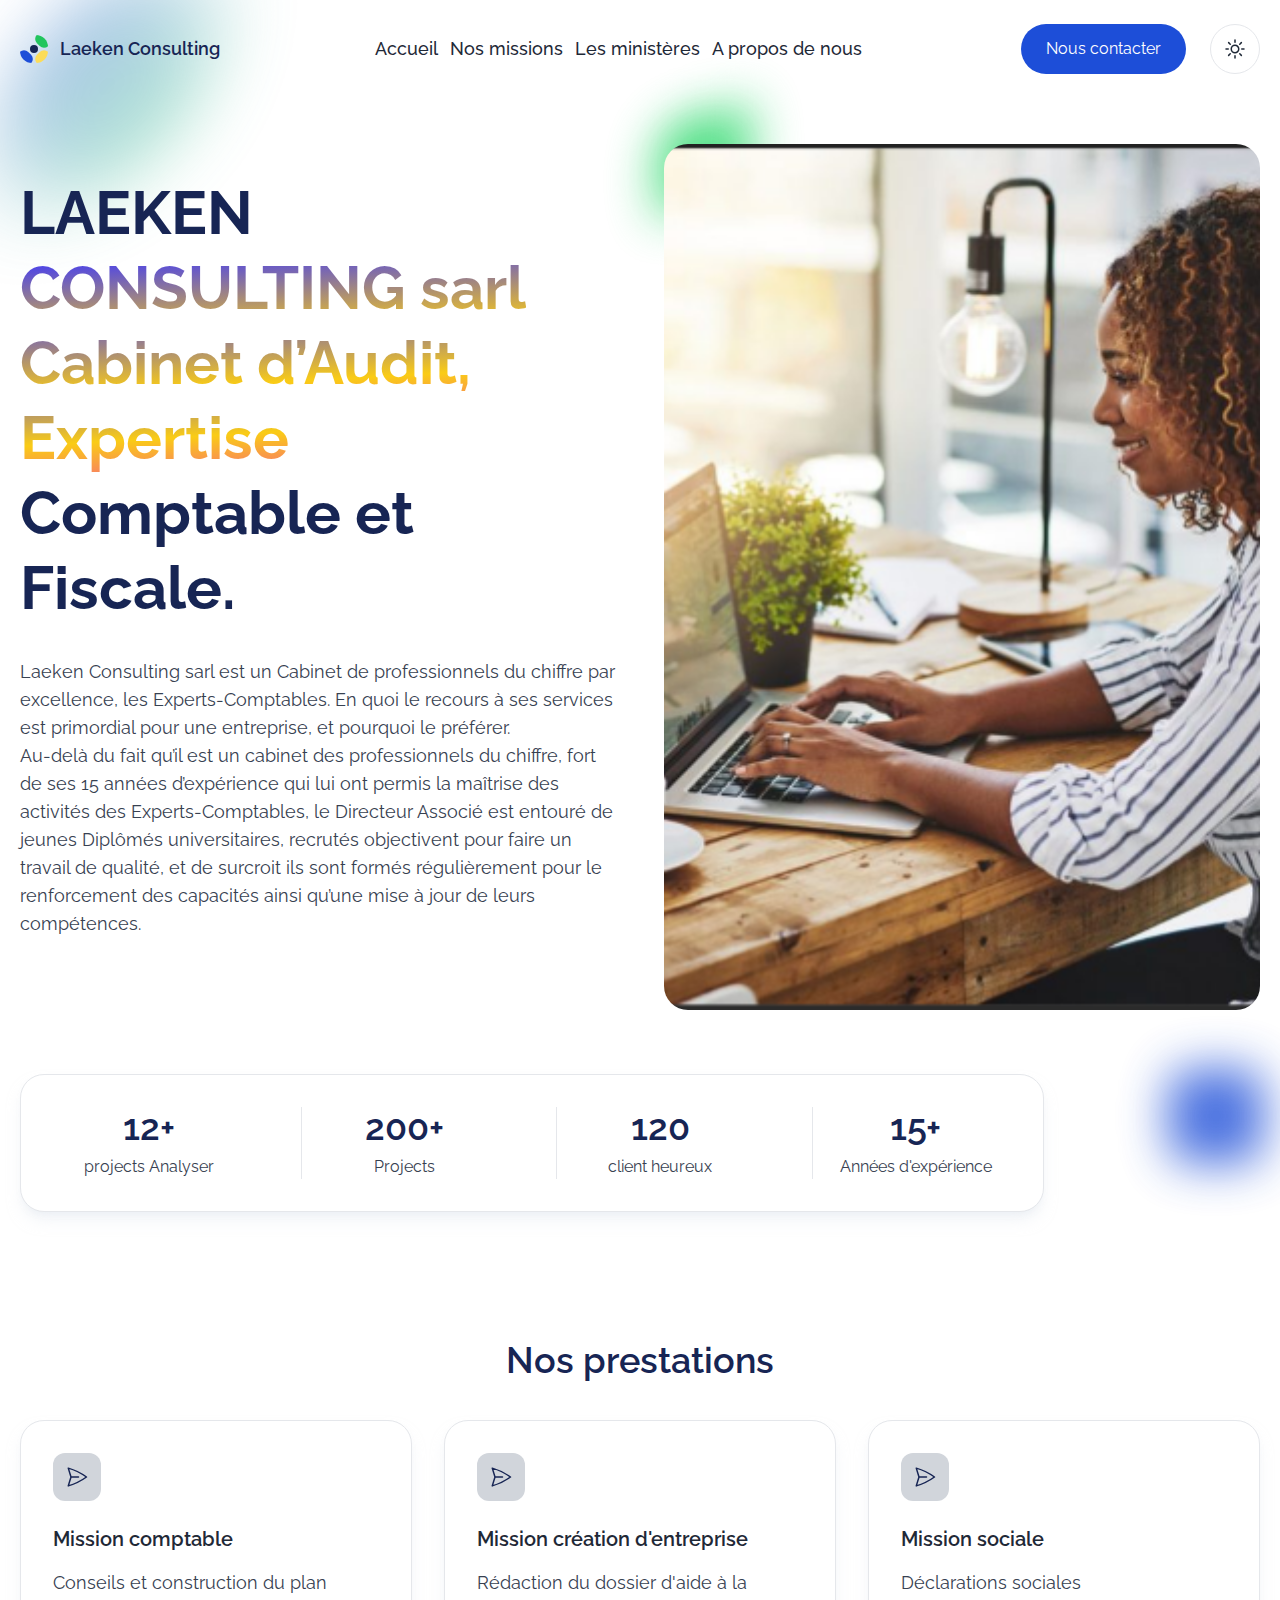
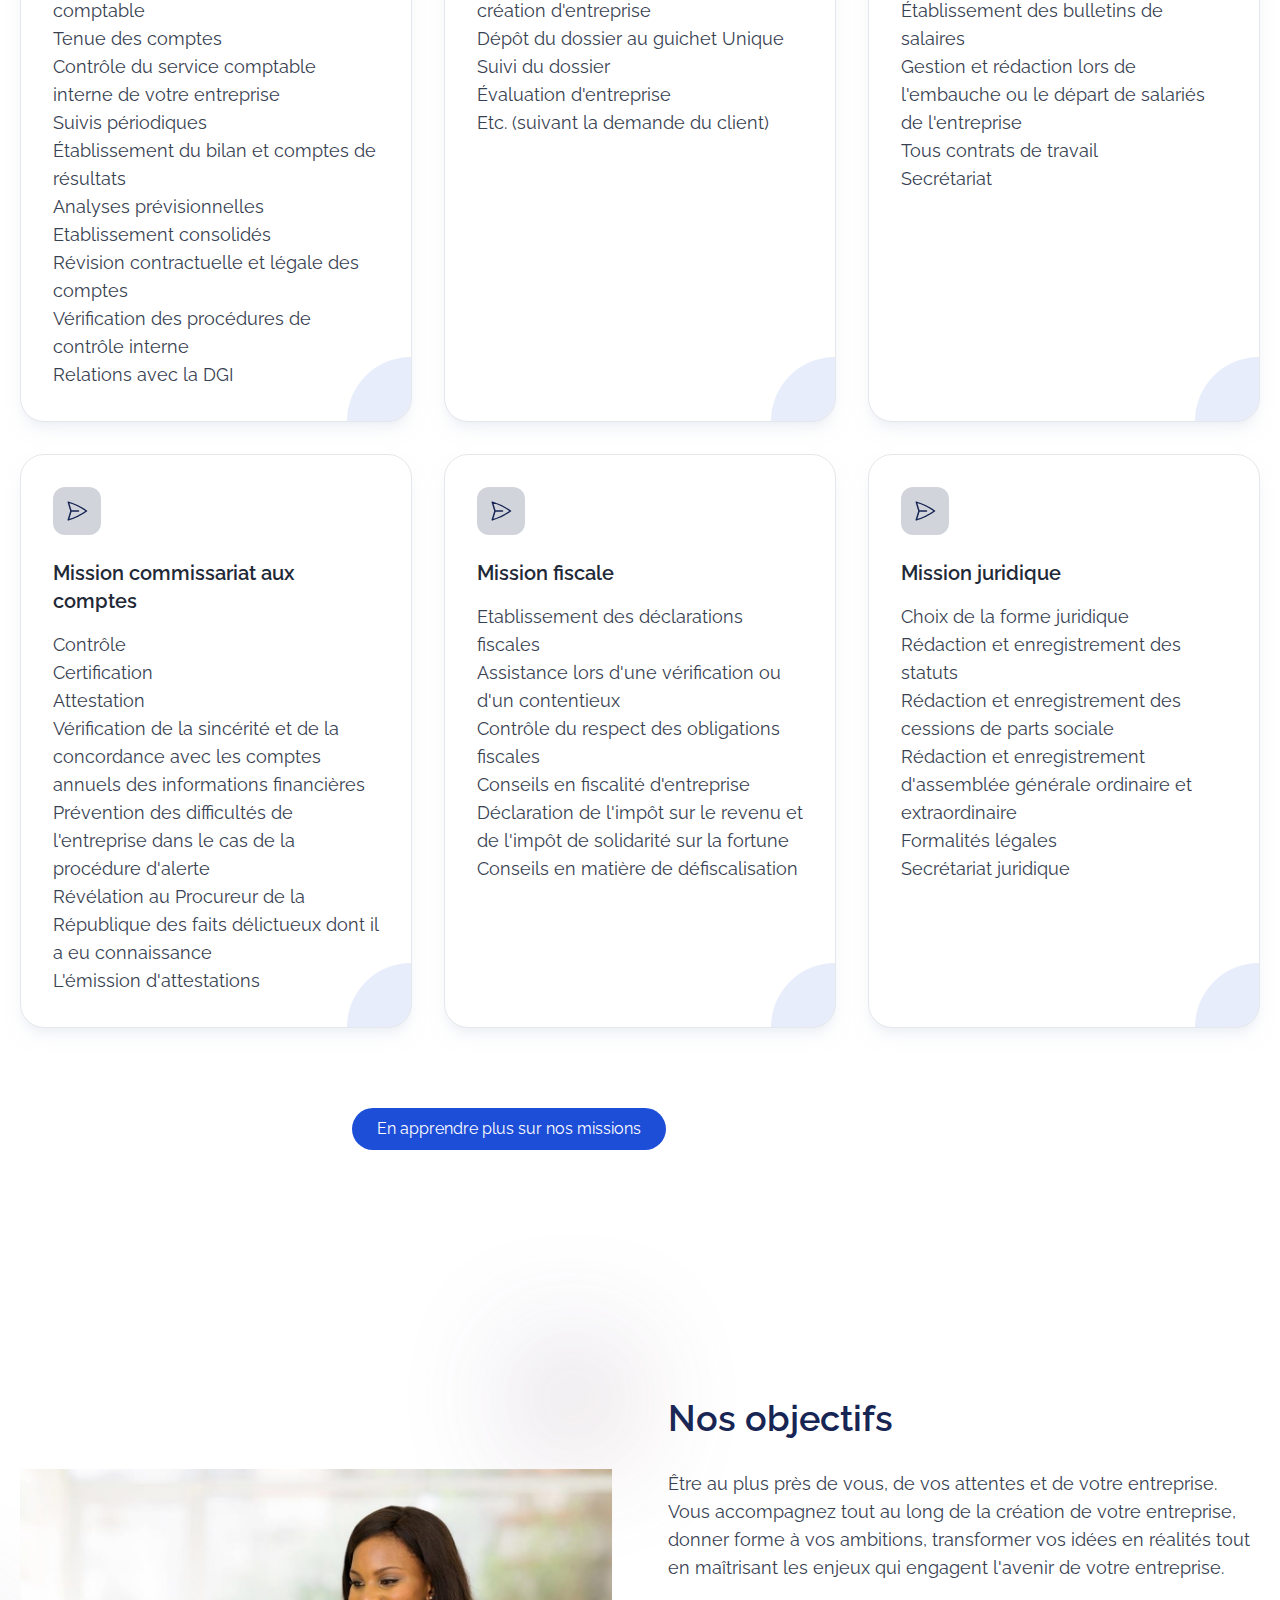
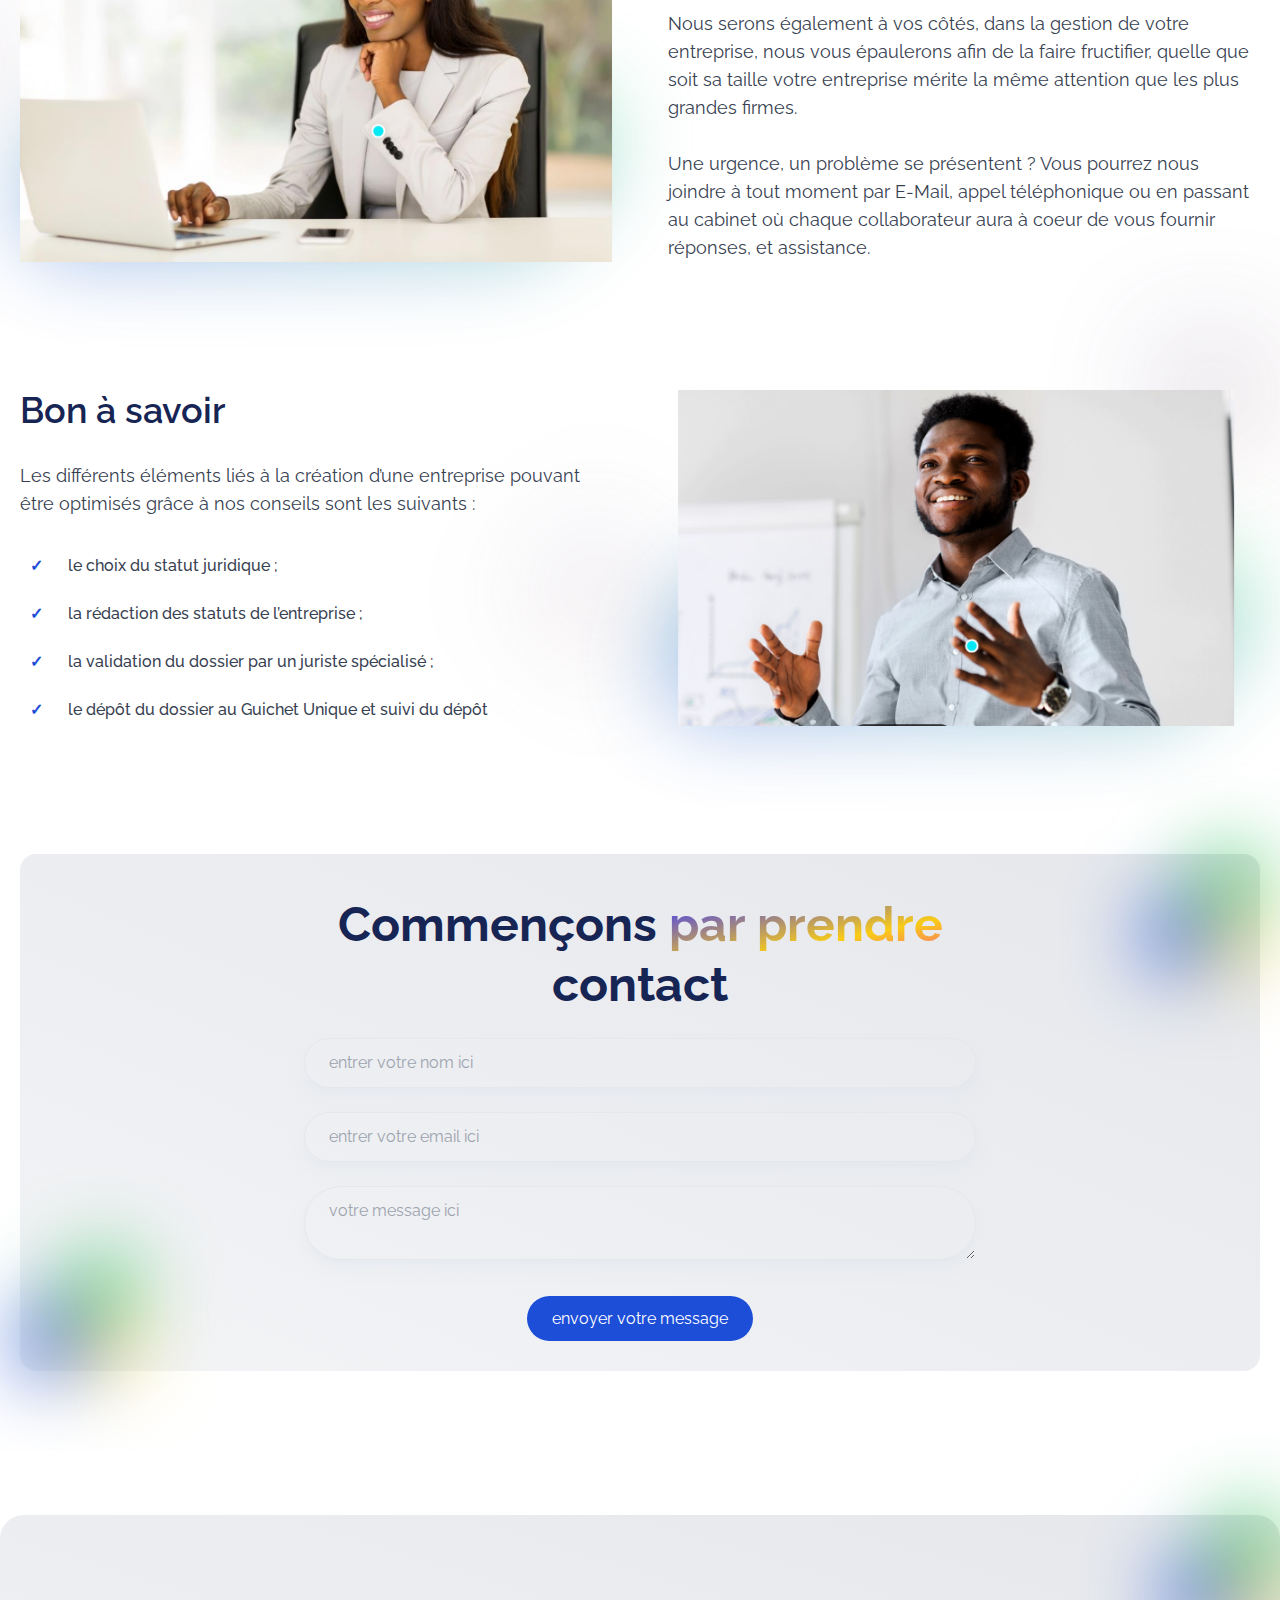
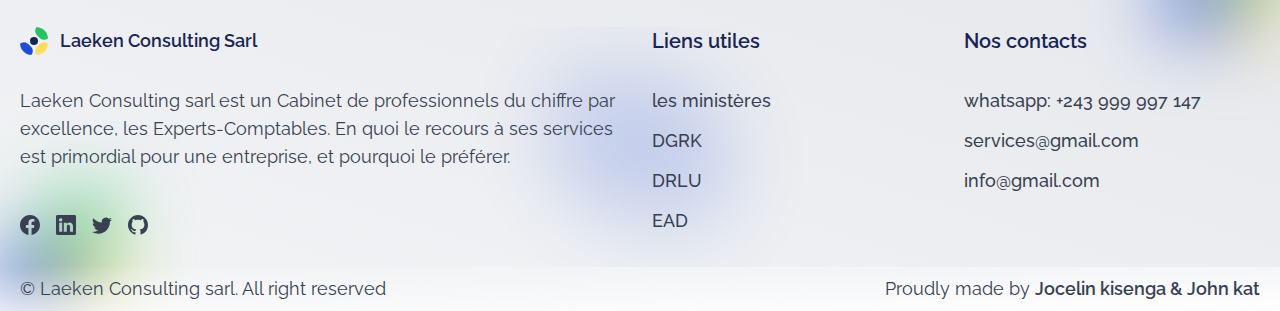
<file: index.html>
<!DOCTYPE html>
<html lang="en">

<head>
    <meta charset="UTF-8">
    <meta name="viewport" content="width=device-width">
    <link rel="icon" type="image/svg+xml" href="./assets/images/logos/favicon.svg">
    <meta name="generator" content="Astro v2.2.0">
    <meta name="description" content="Laeken est un cabinet d'audit comptable">
    <title>Laeken - Audit comptable</title>
    <link href="https://fonts.googleapis.com/css2?family=Raleway:wght@300;400;500;600;700&display=swap"
        rel="stylesheet">
    <link rel="stylesheet" href="./assets/css/style.css" />

</head>

<body class="overflow-hidden overflow-y-auto bg-body">
    <header class="absolute inset-x-0 top-0 z-50 py-6">
        <div class="mx-auto max-w-7xl w-full px-5 sm:px-8 md:px-14 lg:px-5 undefined">
            <nav class="w-full flex justify-between gap-6 relative">
                <!-- logo -->
                <div class="min-w-max inline-flex relative">
                    <a href="/" class="relative flex items-center gap-3">
                        <div class="relative w-7 h-7 overflow-hidden flex rounded-xl">
                            <span class="absolute w-4 h-4 -top-1 -right-1 bg-green-500 rounded-md rotate-45"></span>
                            <span class="absolute w-4 h-4 -bottom-1 -right-1 bg-[#FCDC58] rounded-md rotate-45"></span>
                            <span class="absolute w-4 h-4 -bottom-1 -left-1 bg-primary rounded-md rotate-45"></span>
                            <span
                                class="absolute w-2 h-2 rounded-full bg-heading-1 top-1/2 left-1/2 -translate-x-1/2 -translate-y-1/2"></span>
                        </div>
                        <div class="inline-flex text-lg font-semibold text-heading-1">
                            Laeken Consulting
                        </div>
                    </a>
                </div>

                <div data-nav-overlay aria-hidden="true"
                    class="fixed hidden inset-0 lg:!hidden bg-box-bg bg-opacity-50 backdrop-filter backdrop-blur-xl">
                </div>
                <div data-navbar
                    class="flex h-0 overflow-hidden lg:!h-auto lg:scale-y-100 duration-300 ease-linear flex-col gap-y-6 gap-x-4 lg:flex-row w-full lg:justify-between lg:items-center fixed absolute lg:relative top-full lg:top-0 bg-body lg:bg-transparent border-x border-x-box-border lg:border-x-0">
                    <ul
                        class="border-t border-box-border lg:border-t-0 px-6 lg:px-0 pt-6 lg:pt-0 flex flex-col lg:flex-row gap-y-4 gap-x-3 text-lg text-heading-2 w-full lg:justify-center  lg:items-center">
                        <li>
                            <a href="/" class="duration-300 font-medium ease-linear hover:text-primary py-3">
                                Accueil
                            </a>
                        </li>
                        <li>
                            <a href="/services.html"
                                class="ml-2 duration-300 font-medium ease-linear hover:text-primary py-3">
                                Nos missions
                            </a>
                        </li>
                        <li>
                            <a href="/ministeres.html"
                                class="ml-2 duration-300 font-medium ease-linear hover:text-primary py-3">
                                Les ministères
                            </a>
                        </li>
                        <li>
                            <a href="/about.html" class="duration-300 font-medium ease-linear hover:text-primary py-3">
                                A propos de nous
                            </a>
                        </li>
                        <li>

                        </li>
                    </ul>

                    <div
                        class="lg:min-w-max flex items-center sm:w-max w-full pb-6 lg:pb-0 border-b border-box-bg lg:border-0 px-6 lg:px-0">
                        <a href="./contact.html"
                            class="px-6 py-3 rounded-full outline-none relative overflow-hidden border duration-300 ease-linear
                    after:absolute after:inset-x-0 after:aspect-square after:scale-0 after:opacity-70 after:origin-center after:duration-300 after:ease-linear after:rounded-full after:top-0 after:left-0 after:bg-[#172554]
                    bg-primary border-transparent relative after:bg-[#172554] hover:border-[#172554] hover:after:opacity-100 hover:after:scale-[2.5] flex justify-center w-full sm:w-max">
                            <span class="relative text-white z-10">
                                Nous contacter
                            </span>
                        </a>
                    </div>
                </div>


                <div class="min-w-max flex items-center gap-x-3">
                    <button data-switch-theme
                        class="outline-none flex relative text-heading-2 rounded-full p-2 lg:p-3 border border-box-border ">
                        <svg xmlns="http://www.w3.org/2000/svg" fill="none" viewBox="0 0 24 24" stroke-width="1.5"
                            stroke="currentColor" class="w-6 h-6 dark:flex hidden">
                            <path stroke-linecap="round" stroke-linejoin="round"
                                d="M21.752 15.002A9.718 9.718 0 0118 15.75c-5.385 0-9.75-4.365-9.75-9.75 0-1.33.266-2.597.748-3.752A9.753 9.753 0 003 11.25C3 16.635 7.365 21 12.75 21a9.753 9.753 0 009.002-5.998z">
                            </path>
                        </svg>
                        <svg xmlns="http://www.w3.org/2000/svg" fill="none" viewBox="0 0 24 24" stroke-width="1.5"
                            stroke="currentColor" class="w-6 h-6 dark:hidden">
                            <path stroke-linecap="round" stroke-linejoin="round"
                                d="M12 3v2.25m6.364.386l-1.591 1.591M21 12h-2.25m-.386 6.364l-1.591-1.591M12 18.75V21m-4.773-4.227l-1.591 1.591M5.25 12H3m4.227-4.773L5.636 5.636M15.75 12a3.75 3.75 0 11-7.5 0 3.75 3.75 0 017.5 0z">
                            </path>
                        </svg>

                        <span class="sr-only">switch theme</span>
                    </button>

                    <button data-toggle-nav data-open-nav="false"
                        class="lg:hidden lg:invisible ml-2 outline-none w-7 h-auto flex flex-col relative items-center">
                        <span class=" w-8  text-heading-1 font-semibold ">Menu</span>
                        <!-- <span id="line1"
                            class="w-6 h-0.5 rounded-full bg-heading-2 transition-all duration-300 ease-linear"></span> -->
                        <span id="line2"
                            class="w-6 origin-center   h-0.5 rounded-ful bg-heading-2 transition-all duration-300 ease-linear"></span>
                        <span id="line3"
                            class="w-6 mt-1 h-0.5 rounded-ful bg-heading-2 transition-all duration-300 ease-linear"></span>
                        <span class="sr-only">togglenav</span>
                    </button>
                </div>
            </nav>
        </div>
    </header>
    <main class="flex flex-col gap-y-20 md:gap-y-32 overflow-hidden">
        <section class="relative pt-32 lg:pt-36">
            <div
                class="mx-auto max-w-7xl w-full px-5 sm:px-8 md:px-14 lg:px-5 flex flex-col lg:flex-row gap-10 lg:gap-12">
                <div class="absolute w-full lg:w-1/2 inset-y-0 lg:right-0 ">
                    <span
                        class="absolute -left-6 md:left-4 top-24 lg:top-28 w-24 h-24 rotate-90 skew-x-12 rounded-3xl bg-green-400 blur-xl opacity-60 lg:opacity-95 lg:block hidden"></span>
                    <span class="absolute right-4 bottom-12 w-24 h-24 rounded-3xl bg-primary blur-xl opacity-80"></span>
                </div><span
                    class="w-4/12 lg:w-2/12 aspect-square bg-gradient-to-tr from-primary to-green-400 absolute -top-5 lg:left-0 rounded-full skew-y-12 blur-2xl opacity-40 skew-x-12 rotate-90"></span>
                <div class="relative flex flex-col items-center text-center lg:text-left lg:py-7 xl:py-8 
        lg:items-start lg:max-w-none max-w-3xl mx-auto lg:mx-0 lg:flex-1 lg:w-1/2">

                    <h1 class="text-3xl/tight sm:text-4xl/tight md:text-5xl/tight xl:text-6xl/tight
             font-bold text-heading-1">
                        LAEKEN <span
                            class="text-transparent bg-clip-text bg-gradient-to-br from-indigo-600 from-10%  via-yellow-400   via-orange-400 via-70% via-30% to-red-400">
                            CONSULTING sarl Cabinet d’Audit, Expertise
                        </span>
                        Comptable et Fiscale.
                    </h1>
                    <p class="md:text-lg text-heading-3 mt-8">

                        Laeken Consulting sarl est un Cabinet de professionnels du chiffre par excellence, les
                        Experts-Comptables. En quoi le recours à ses services est primordial pour une entreprise, et
                        pourquoi le préférer. <br>
                        Au-delà du fait qu’il est un cabinet des professionnels du chiffre,
                        fort de ses 15 années d’expérience qui lui ont permis la maîtrise des activités des
                        Experts-Comptables,
                        le Directeur Associé est entouré de jeunes Diplômés universitaires, recrutés objectivent pour
                        faire un travail
                        de qualité, et de surcroit ils sont formés régulièrement pour le renforcement des capacités
                        ainsi qu’une mise
                        à jour de leurs compétences. <br>


                    </p>
                    <div class="mt-10  w-full flex max-w-md mx-auto lg:mx-0">

                    </div>
                </div>
                <div class="flex flex-1 lg:w-1/2 lg:h-auto relative lg:max-w-none lg:mx-0 mx-auto max-w-3xl">
                    <img src="./assets/images/image2.png" alt="Hero image" width="2350" height="2359"
                        class="lg:absolute lg:w-full lg:h-full rounded-3xl object-cover lg:max-h-none max-h-96">
                </div>
            </div>

            <section class="relative mt-12 md:mt-16">
                <div class="mx-auto max-w-7xl w-full px-5 sm:px-8 md:px-14 lg:px-5 undefined">
                    <div
                        class="mx-auto lg:mx-0 p-5 sm:p-6 py-6 sm:py-8 max-w-5xl rounded-3xl bg-box-bg border border-box-border shadow-lg  shadow-box-shadow md:divide-x divide-box-border grid grid-cols-2 md:grid-cols-4 gap-4 sm:gap-8 md:gap-6 lg:gap-12">
                        <div class="text-center">
                            <h2 class="font-semibold text-xl sm:text-2xl md:text-4xl text-heading-1">
                                12+
                            </h2>
                            <p class="mt-2 text-heading-3"> projects Analyser</p>
                        </div>

                        <div class="text-center">
                            <h2 class="font-semibold text-xl sm:text-2xl md:text-4xl text-heading-1">
                                200+
                            </h2>
                            <p class="mt-2 text-heading-3">Projects</p>
                        </div>

                        <div class="text-center">
                            <h2 class="font-semibold text-xl sm:text-2xl md:text-4xl text-heading-1">
                                120
                            </h2>
                            <p class="mt-2 text-heading-3">client heureux</p>
                        </div>

                        <div class="text-center">
                            <h2 class="font-semibold text-xl sm:text-2xl md:text-4xl text-heading-1">
                                15+
                            </h2>
                            <p class="mt-2 text-heading-3">Années d'expérience</p>
                        </div>
                    </div>
                </div>
            </section>
        </section>
        <section id="services">
            <div class="mx-auto max-w-7xl w-full px-5 sm:px-8 md:px-14 lg:px-5 space-y-10 md:sapce-y-12">
                <div class="text-center max-w-3xl mx-auto space-y-4">
                    <h1 class="text-heading-1 font-semibold text-2xl sm:text-3xl md:text-4xl">

                        Nos prestations

                    </h1>
                    <p class="md:text-lg text-heading-3 undefined">



                    </p>
                </div>
                <div class="grid sm:grid-cols-2 lg:grid-cols-3 gap-6 lg:gap-8">
                    <div
                        class="p-5 sm:p-6 lg:p-8 rounded-3xl border border-box-border bg-box-bg shadow-lg shadow-box-shadow relative overflow-hidden">
                        <div class="rounded-xl bg-gray-300 dark:bg-gray-950 p-3 text-heading-1 w-max relative">
                            <span>
                                <svg xmlns="http://www.w3.org/2000/svg" fill="none" viewBox="0 0 24 24"
                                    stroke-width="1.5" stroke="currentColor" class="w-6 h-6">
                                    <path stroke-linecap="round" stroke-linejoin="round"
                                        d="M6 12L3.269 3.126A59.768 59.768 0 0121.485 12 59.77 59.77 0 013.27 20.876L5.999 12zm0 0h7.5">
                                    </path>
                                </svg>
                            </span>
                        </div>
                        <div class="mt-6 space-y-4 relative">
                            <h2 class="text-lg md:text-xl font-semibold text-heading-2">
                                Mission comptable
                            </h2>
                            <p class="md:text-lg text-heading-3 undefined">
                                Conseils et construction du plan comptable <br>
                                Tenue des comptes <br>
                                Contrôle du service comptable interne de votre entreprise <br>
                                Suivis périodiques <br>
                                Établissement du bilan et comptes de résultats <br>
                                Analyses prévisionnelles <br>
                                Etablissement consolidés <br>
                                Révision contractuelle et légale des comptes <br>
                                Vérification des procédures de contrôle interne <br>
                                Relations avec la DGI


                            </p>
                        </div>
                        <span
                            class="absolute w-32 aspect-square -bottom-16 -right-16 bg-primary/10 rounded-full"></span>
                    </div>

                    <div
                        class="p-5 sm:p-6 lg:p-8 rounded-3xl border border-box-border bg-box-bg shadow-lg shadow-box-shadow relative overflow-hidden">
                        <div class="rounded-xl bg-gray-300 dark:bg-gray-950 p-3 text-heading-1 w-max relative">
                            <span>
                                <svg xmlns="http://www.w3.org/2000/svg" fill="none" viewBox="0 0 24 24"
                                    stroke-width="1.5" stroke="currentColor" class="w-6 h-6">
                                    <path stroke-linecap="round" stroke-linejoin="round"
                                        d="M6 12L3.269 3.126A59.768 59.768 0 0121.485 12 59.77 59.77 0 013.27 20.876L5.999 12zm0 0h7.5">
                                    </path>
                                </svg>
                            </span>
                        </div>
                        <div class="mt-6 space-y-4 relative">
                            <h2 class="text-lg md:text-xl font-semibold text-heading-2">
                                Mission création d'entreprise
                            </h2>
                            <p class="md:text-lg text-heading-3 undefined">
                                Rédaction du dossier d'aide à la création d'entreprise <br>
                                Dépôt du dossier au guichet Unique <br>
                                Suivi du dossier <br>
                                Évaluation d'entreprise <br>
                                Etc. (suivant la demande du client)



                            </p>
                        </div>
                        <span
                            class="absolute w-32 aspect-square -bottom-16 -right-16 bg-primary/10 rounded-full"></span>
                    </div>
                    <div
                        class="p-5 sm:p-6 lg:p-8 rounded-3xl border border-box-border bg-box-bg shadow-lg shadow-box-shadow relative overflow-hidden">
                        <div class="rounded-xl bg-gray-300 dark:bg-gray-950 p-3 text-heading-1 w-max relative">
                            <span>
                                <svg xmlns="http://www.w3.org/2000/svg" fill="none" viewBox="0 0 24 24"
                                    stroke-width="1.5" stroke="currentColor" class="w-6 h-6">
                                    <path stroke-linecap="round" stroke-linejoin="round"
                                        d="M6 12L3.269 3.126A59.768 59.768 0 0121.485 12 59.77 59.77 0 013.27 20.876L5.999 12zm0 0h7.5">
                                    </path>
                                </svg>
                            </span>
                        </div>
                        <div class="mt-6 space-y-4 relative">
                            <h2 class="text-lg md:text-xl font-semibold text-heading-2">
                                Mission sociale
                            </h2>
                            <p class="md:text-lg text-heading-3 undefined">
                                Déclarations sociales <br>
                                Établissement des bulletins de salaires <br>
                                Gestion et rédaction lors de l'embauche ou le départ de salariés de l'entreprise <br>
                                Tous contrats de travail <br>
                                Secrétariat



                            </p>
                        </div>
                        <span
                            class="absolute w-32 aspect-square -bottom-16 -right-16 bg-primary/10 rounded-full"></span>
                    </div>
                    <div
                        class="p-5 sm:p-6 lg:p-8 rounded-3xl border border-box-border bg-box-bg shadow-lg shadow-box-shadow relative overflow-hidden">
                        <div class="rounded-xl bg-gray-300 dark:bg-gray-950 p-3 text-heading-1 w-max relative">
                            <span>
                                <svg xmlns="http://www.w3.org/2000/svg" fill="none" viewBox="0 0 24 24"
                                    stroke-width="1.5" stroke="currentColor" class="w-6 h-6">
                                    <path stroke-linecap="round" stroke-linejoin="round"
                                        d="M6 12L3.269 3.126A59.768 59.768 0 0121.485 12 59.77 59.77 0 013.27 20.876L5.999 12zm0 0h7.5">
                                    </path>
                                </svg>
                            </span>
                        </div>
                        <div class="mt-6 space-y-4 relative">
                            <h2 class="text-lg md:text-xl font-semibold text-heading-2">
                                Mission commissariat aux comptes
                            </h2>
                            <p class="md:text-lg text-heading-3 undefined">
                                Contrôle <br>
                                Certification <br>
                                Attestation <br>
                                Vérification de la sincérité et de la concordance avec les comptes annuels des
                                informations financières <br>
                                Prévention des difficultés de l'entreprise dans le cas de la procédure d'alerte <br>
                                Révélation au Procureur de la République des faits délictueux dont il a eu connaissance
                                <br>
                                L'émission d'attestations




                            </p>
                        </div>
                        <span
                            class="absolute w-32 aspect-square -bottom-16 -right-16 bg-primary/10 rounded-full"></span>
                    </div>
                    <div
                        class="p-5 sm:p-6 lg:p-8 rounded-3xl border border-box-border bg-box-bg shadow-lg shadow-box-shadow relative overflow-hidden">
                        <div class="rounded-xl bg-gray-300 dark:bg-gray-950 p-3 text-heading-1 w-max relative">
                            <span>
                                <svg xmlns="http://www.w3.org/2000/svg" fill="none" viewBox="0 0 24 24"
                                    stroke-width="1.5" stroke="currentColor" class="w-6 h-6">
                                    <path stroke-linecap="round" stroke-linejoin="round"
                                        d="M6 12L3.269 3.126A59.768 59.768 0 0121.485 12 59.77 59.77 0 013.27 20.876L5.999 12zm0 0h7.5">
                                    </path>
                                </svg>
                            </span>
                        </div>
                        <div class="mt-6 space-y-4 relative">
                            <h2 class="text-lg md:text-xl font-semibold text-heading-2">
                                Mission fiscale
                            </h2>
                            <p class="md:text-lg text-heading-3 undefined">
                                Etablissement des déclarations fiscales <br>
                                Assistance lors d'une vérification ou d'un contentieux <br>
                                Contrôle du respect des obligations fiscales <br>
                                Conseils en fiscalité d'entreprise <br>
                                Déclaration de l'impôt sur le revenu et de l'impôt de solidarité sur la fortune <br>
                                Conseils en matière de défiscalisation


                            </p>
                        </div>
                        <span
                            class="absolute w-32 aspect-square -bottom-16 -right-16 bg-primary/10 rounded-full"></span>
                    </div>
                    <div
                        class="p-5 sm:p-6 lg:p-8 rounded-3xl border border-box-border bg-box-bg shadow-lg shadow-box-shadow relative overflow-hidden">
                        <div class="rounded-xl bg-gray-300 dark:bg-gray-950 p-3 text-heading-1 w-max relative">
                            <span>
                                <svg xmlns="http://www.w3.org/2000/svg" fill="none" viewBox="0 0 24 24"
                                    stroke-width="1.5" stroke="currentColor" class="w-6 h-6">
                                    <path stroke-linecap="round" stroke-linejoin="round"
                                        d="M6 12L3.269 3.126A59.768 59.768 0 0121.485 12 59.77 59.77 0 013.27 20.876L5.999 12zm0 0h7.5">
                                    </path>
                                </svg>
                            </span>
                        </div>
                        <div class="mt-6 space-y-4 relative">
                            <h2 class="text-lg md:text-xl font-semibold text-heading-2">
                                Mission juridique
                            </h2>
                            <p class="md:text-lg text-heading-3 undefined">
                                Choix de la forme juridique <br>
                                Rédaction et enregistrement des statuts <br>
                                Rédaction et enregistrement des cessions de parts sociale <br>
                                Rédaction et enregistrement d'assemblée générale ordinaire et extraordinaire <br>
                                Formalités légales <br>
                                Secrétariat juridique


                            </p>
                        </div>
                        <span
                            class="absolute w-32 aspect-square -bottom-16 -right-16 bg-primary/10 rounded-full"></span>
                    </div>
                </div>
            </div>

            <section class="pb-20">
                <div class="mx-auto max-w-7xl w-full px-5 sm:px-8 md:px-14 lg:px-5 undefined">
                    <div
                        class="w-full relative py-8 md:py-10 px-6 md:px-8 rounded-2xl from-gray-100 to-gray-200 dark:from-gray-900">


                        <div class="mx-auto text-center max-w-xl md:max-w-2xl relative">

                            <div class="mx-auto max-w-md sm:max-w-xl pt-10">
                                <a href="/services.html"
                                    class="px-6 py-2 mr-3 rounded-full outline-none relative overflow-hidden border duration-300 ease-linear
                                    after:absolute after:inset-x-0 after:aspect-square after:scale-0 after:opacity-70 after:origin-center after:duration-300 after:ease-linear after:rounded-full after:top-0 after:left-0 after:bg-[#172554]
                                    bg-primary border-transparent relative after:bg-[#172554] hover:border-[#172554] hover:after:opacity-100 hover:after:scale-[2.5] flex justify-center w-full sm:w-max">
                                    <span class="text-white relative z-[5]">En apprendre plus sur nos missions
                                    </span>
                                </a>
                            </div>
                        </div>
                    </div>
                </div>
            </section>

        </section>
        <section id="about-us">
            <div
                class="mx-auto max-w-7xl w-full px-5 sm:px-8 md:px-14 lg:px-5 flex flex-col midmd:flex-row gap-10 lg:gap-12">
                <div
                    class="max-w-md mx-auto midmd:max-w-none lg:mx-0  lg:pr-10 xl:pr-2 flex-1 flex w-11/12 midmd:w-5/12 lg:w-1/2 midmd:h-auto">
                    <div class="w-full h-80 sm:h-96 midmd:h-full relative">
                        <div
                            class="absolute rotate-45 -left-5 md:-left-10 lg:-left-20 xl:-left-24 p-1 top-1/2 w-16 h-16 bg-gradient-to-br from-primary to-orange-400 blur-3xl opacity-50">
                        </div>
                        <div
                            class="absolute  p-1 -top-4 md:-top-10 right-0 w-20 h-20 bg-gradient-to-br from-primary to-orange-400 rounded-full blur-3xl opacity-60">
                        </div>

                        <span
                            class="absolute w-full aspect-[16/5] -skew-x-12 rounded-full bg-gradient-to-tr from-primary to-green-400 opacity-40 blur-2xl left-0 bottom-0"></span>
                        <img src="./assets/images/image4.png" alt="banner image" width="1240" height="1385"
                            class=" w-auto left-1/2 -translate-x-1/2 absolute bottom-0 max-h-full">
                    </div>
                </div>
                <div class="flex-1 flex midmd:w-7/12 lg:w-1/2 flex-col">
                    <h1 class="text-heading-1 font-semibold text-2xl sm:text-3xl md:text-4xl">

                        Nos objectifs

                    </h1>
                    <p class="md:text-lg text-heading-3 mt-8">

                        Être au plus près de vous, de vos attentes et de votre entreprise.
                        Vous accompagnez tout au long de la création de votre entreprise, donner forme à vos ambitions,
                        transformer vos idées en réalités tout en maîtrisant les enjeux qui engagent l'avenir de votre
                        entreprise. <br> <br>
                        Nous serons également à vos côtés, dans la gestion de votre entreprise, nous vous épaulerons
                        afin de
                        la faire fructifier, quelle que soit sa taille votre entreprise mérite la même attention que les
                        plus grandes firmes. <br> <br>
                        Une urgence, un problème se présentent ? Vous pourrez nous joindre à tout moment par E-Mail,
                        appel téléphonique ou en passant au cabinet où chaque collaborateur aura à coeur de vous fournir
                        réponses, et assistance.


                    </p>
                    <!---- <div class="pt-8 grid grid-cols-2 items-center gap-4 max-w-3xl md:max-w-[none]">
                        <div
                            class="p-5 sm:p-6 lg:p-8 rounded-3xl border border-box-border bg-box-bg shadow-lg shadow-box-shadow relative overflow-hidden">
                            <div class="rounded-xl bg-gray-300 dark:bg-gray-950 p-3 text-heading-1 w-max relative">
                                <span>
                                    <svg xmlns="http://www.w3.org/2000/svg" width="30" fill="none" viewBox="0 0 24 24"
                                        stroke-width="1.5" stroke="currentColor" class="w-4 h-4 sm:w-5 sm:h-5">
                                        <path stroke-linecap="round" stroke-linejoin="round"
                                            d="M3.75 13.5l10.5-11.25L12 10.5h8.25L9.75 21.75 12 13.5H3.75z"></path>
                                    </svg>
                                </span>
                            </div>
                            <h2 class="md:text-xl font-semibold text-heading-2 mt-6 mb-4"> Mission </h2>
                            <p class="md:text-lg text-heading-3 undefined">
                                Nous croyons mettre l’expertise Congolaise au service de la nation.
                                Nous visons : <br>
                                <strong>-</strong> La qualité des services et le professionnalisme des intervenants
                                ;<br>
                                <strong>-</strong> Le respect de normes professionnelles strictes ;<br>
                                <strong>-</strong> Des auditeurs dédiés par secteur d’activité.

                            </p>
                        </div>
                         <div
                            class="p-5 sm:p-6 lg:p-8 rounded-3xl border border-box-border bg-box-bg shadow-lg shadow-box-shadow relative overflow-hidden">
                            <div class="rounded-xl bg-gray-300 dark:bg-gray-950 p-3 text-heading-1 w-max relative">
                                <span>
                                    <svg xmlns="http://www.w3.org/2000/svg" width="30" fill="none" viewBox="0 0 24 24"
                                        stroke-width="1.5" stroke="currentColor" class="w-4 h-4 sm:w-5 sm:h-5">
                                        <path stroke-linecap="round" stroke-linejoin="round"
                                            d="M2.036 12.322a1.012 1.012 0 010-.639C3.423 7.51 7.36 4.5 12 4.5c4.638 0 8.573 3.007 9.963 7.178.07.207.07.431 0 .639C20.577 16.49 16.64 19.5 12 19.5c-4.638 0-8.573-3.007-9.963-7.178z">
                                        </path>
                                        <path stroke-linecap="round" stroke-linejoin="round"
                                            d="M15 12a3 3 0 11-6 0 3 3 0 016 0z"></path>
                                    </svg>
                                </span>
                            </div>
                            <h2 class="md:text-xl font-semibold text-heading-2 mt-6 mb-4"> Vision </h2>
                            <p class="md:text-lg text-heading-3 undefined">
                                L’audit tel que nous le concevons répond à un double objectif : <br>
                                <strong>-</strong> Au point de vue externe, il s’agit de crédibiliser l’information
                                financière diffusée ; <br>
                                <strong>-</strong> Au point de vue interne, l’audit doit-être un outil pertinent
                                permettant de sécuriser le pilotage
                                de l’entreprise et de contribuer à l’amélioration des performances.


                            </p>
                        </div> -->
                </div>
            </div>
            </div>
        </section>


        <section id="features">
            <div
                class="mx-auto max-w-7xl w-full px-5 sm:px-8 md:px-14 lg:px-5 flex flex-col midmd:flex-row gap-10 lg:gap-12">
                <div class="flex-1 flex midmd:w-7/12 lg:w-1/2 flex-col">
                    <h1 class="text-heading-1 font-semibold text-2xl sm:text-3xl md:text-4xl">

                        Bon à savoir

                    </h1>
                    <p class="md:text-lg text-heading-3 mt-8">

                        Les différents éléments liés à la création d’une entreprise pouvant être optimisés grâce
                        à nos conseils sont les suivants :
                        <br>


                    </p>

                    <ul class="mt-8 space-y-4 text-heading-3 font-medium">
                        <li>
                            <span
                                class="font-bold bg-box-bg rounded-full w-8 h-8 mr-3 text-primary inline-flex justify-center items-center">&checkmark;</span>
                            le choix du statut juridique ;
                        </li>
                        <li>
                            <span
                                class="font-bold bg-box-bg rounded-full w-8 h-8 mr-3 text-primary inline-flex justify-center items-center">&checkmark;</span>
                            la rédaction des statuts de l’entreprise ;
                        </li>
                        <li>
                            <span
                                class="font-bold bg-box-bg rounded-full w-8 h-8 mr-3 text-primary inline-flex justify-center items-center">&checkmark;</span>
                            la validation du dossier par un juriste spécialisé ;
                        </li>
                        <li>
                            <span
                                class="font-bold bg-box-bg rounded-full w-8 h-8 mr-3 text-primary inline-flex justify-center items-center">&checkmark;</span>
                            le dépôt du dossier au Guichet Unique et suivi du dépôt
                        </li>
                    </ul>
                </div>
                <div
                    class="max-w-md mx-auto midmd:max-w-none lg:mx-0  lg:pr-10 xl:pr-2 flex-1 flex w-11/12 midmd:w-5/12 lg:w-1/2 midmd:h-auto">
                    <div class="w-full h-80 sm:h-96 midmd:h-full relative">
                        <div
                            class="absolute rotate-45 -left-5 md:-left-10 lg:-left-20 xl:-left-24 p-1 top-1/2 w-16 h-16 bg-gradient-to-br from-primary to-orange-400 blur-3xl opacity-50">
                        </div>
                        <div
                            class="absolute  p-1 -top-4 md:-top-10 right-0 w-20 h-20 bg-gradient-to-br from-primary to-orange-400 rounded-full blur-3xl opacity-60">
                        </div>

                        <span
                            class="absolute w-full aspect-[16/5] -skew-x-12 rounded-full bg-gradient-to-tr from-primary to-green-400 opacity-40 blur-2xl left-0 bottom-0"></span>
                        <img src="./assets/images/image5.png" alt="banner image" width="1240" height="1385"
                            class=" w-auto left-1/2 -translate-x-1/2 absolute bottom-0 max-h-full">
                    </div>
                </div>
            </div>
        </section>

        <section id="cta" class="pb-20">
            <div class="mx-auto max-w-7xl w-full px-5 sm:px-8 md:px-14 lg:px-5 undefined">
                <div
                    class="w-full relative py-8 md:py-10 px-6 md:px-8 rounded-2xl bg-gradient-to-tr from-gray-100 to-gray-200 dark:from-gray-900">
                    <div class="absolute right-0 top-0 h-full w-full flex justify-end">
                        <div class="w-28 h-28 overflow-hidden flex rounded-xl relative blur-2xl">
                            <span class="absolute w-16 h-16 -top-1 -right-1 bg-green-500 rounded-md rotate-45"></span>
                            <span
                                class="absolute w-16 h-16 -bottom-1 -right-1 bg-[#FCDC58] rounded-md rotate-45"></span>
                            <span class="absolute w-16 h-16 -bottom-1 -left-1 bg-primary rounded-md rotate-45"></span>
                        </div>
                    </div>

                    <div class="absolute left-0 bottom-0 h-full w-full flex items-end">
                        <div class="w-28 h-28 overflow-hidden flex rounded-xl relative blur-2xl">
                            <span class="absolute w-16 h-16 -top-1 -right-1 bg-green-500 rounded-md rotate-45"></span>
                            <span
                                class="absolute w-16 h-16 -bottom-1 -right-1 bg-[#FCDC58] rounded-md rotate-45"></span>
                            <span class="absolute w-16 h-16 -bottom-1 -left-1 bg-primary rounded-md rotate-45"></span>
                        </div>
                    </div>
                    <div class="mx-auto text-center max-w-xl md:max-w-2xl relative">
                        <h1 class="text-3xl/tight sm:text-4xl/tight md:text-5xl/tight
          font-bold text-heading-1">
                            Commençons  <span
                                class="text-transparent bg-clip-text bg-gradient-to-br from-indigo-600 from-10%  via-yellow-400   via-orange-400 via-70% via-30% to-red-400">par prendre
                                </span> contact
                        </h1>


                        <form action="">
                            <div class="text-heading-3  w-full  flex gap-3 
                            items-center mt-4">
                                <input class="w-full pr-1 mt-6 py-1 pl-6 py-3 outline-none bg-transparent text-heading-3 shadow-lg shadow-box-shadow
                             border border-box-border bg-box-bg rounded-full ease-linear 
                             focus-within:bg-body  focus-within:border-primary " placeholder="entrer votre nom ici">
                            </div>
                            <div class="text-heading-3  w-full  flex gap-3 
                           items-center mt-4">
                                <input class="w-full mt-6 pr-1 py-1 pl-6 py-3 outline-none bg-transparent text-heading-3 shadow-lg shadow-box-shadow
                            border border-box-border bg-box-bg rounded-full ease-linear 
                            focus-within:bg-body  focus-within:border-primary " placeholder="entrer votre email ici">
                            </div>

                            <textarea name="" class="w-full pr-1 py-1 pl-6 py-3 outline-none bg-transparent  mt-6 text-heading-3 shadow-lg shadow-box-shadow
                            border border-box-border bg-box-bg rounded-full ease-linear 
                            focus-within:bg-body  focus-within:border-primary"
                                placeholder="votre message ici"></textarea>
                        </form>


                        <div class="mx-auto max-w-md sm:max-w-xl pt-10">
                            <a href="mailto:kisengajocelin7@gmail.com"
                                class="px-6 py-3 rounded-full outline-none relative overflow-hidden border duration-300 ease-linear
                    after:absolute after:inset-x-0 after:aspect-square after:scale-0 after:opacity-70 after:origin-center after:duration-300 after:ease-linear after:rounded-full after:top-0 after:left-0 after:bg-[#172554]
                    bg-primary border-transparent relative after:bg-[#172554] hover:border-[#172554] hover:after:opacity-100 hover:after:scale-[2.1] undefined">
                                <span class="text-white relative z-[5]">envoyer votre message</span>
                            </a>
                        </div>
                    </div>
                </div>
            </div>
        </section>
    </main>
    <div class="mt-16"></div>
    <footer class="relative  bg-gradient-to-tr from-gray-100 to-gray-200 dark:from-gray-900 pt-28 rounded-t-3xl">
        <div class="absolute right-0 top-0 h-full w-full flex justify-end">
            <div class="w-28 h-28 overflow-hidden flex rounded-xl relative blur-2xl">
                <span class="absolute w-16 h-16 -top-1 -right-1 bg-green-500 rounded-md rotate-45"></span>
                <span class="absolute w-16 h-16 -bottom-1 -right-1 bg-[#FCDC58] rounded-md rotate-45"></span>
                <span class="absolute w-16 h-16 -bottom-1 -left-1 bg-primary rounded-md rotate-45"></span>
            </div>
        </div>

        <div class="absolute left-0 bottom-0 h-full w-full flex items-end">
            <div class="w-28 h-28 overflow-hidden flex rounded-xl relative blur-2xl">
                <span class="absolute w-16 h-16 -top-1 -right-1 bg-green-500 rounded-md rotate-45"></span>
                <span class="absolute w-16 h-16 -bottom-1 -right-1 bg-[#FCDC58] rounded-md rotate-45"></span>
                <span class="absolute w-16 h-16 -bottom-1 -left-1 bg-primary rounded-md rotate-45"></span>
            </div>
        </div>
        <div class="mx-auto max-w-7xl w-full px-5 sm:px-8 md:px-14 lg:px-5 pb-8 relative overflow-hidden">
            <span
                class="absolute top-1/2 left-1/2 -translate-y-1/2 -translate-x-1/2 blur-2xl opacity-20 w-24 h-16 sm:w-48 sm:h-36 rounded-full rotate-12 skew-x-6 bg-primary"></span>
            <div class="grid grid-cols-2 lg:grid-cols-2 lg:items-stretch gap-6 relative">
                <div class="col-span-2 lg:col-span-1 h-auto flex flex-col">
                    <div class="h-full">
                        <a href="#" class="relative flex items-center gap-3">
                            <div class="relative w-7 h-7 overflow-hidden flex rounded-xl">
                                <span class="absolute w-4 h-4 -top-1 -right-1 bg-green-500 rounded-md rotate-45"></span>
                                <span
                                    class="absolute w-4 h-4 -bottom-1 -right-1 bg-[#FCDC58] rounded-md rotate-45"></span>
                                <span class="absolute w-4 h-4 -bottom-1 -left-1 bg-primary rounded-md rotate-45"></span>
                                <span
                                    class="absolute w-2 h-2 rounded-full bg-heading-1 top-1/2 left-1/2 -translate-x-1/2 -translate-y-1/2"></span>
                            </div>
                            <div class="inline-flex text-lg font-semibold text-heading-1">
                                Laeken Consulting Sarl
                            </div>
                        </a>
                        <p class="md:text-lg text-heading-3 mt-8">

                            Laeken Consulting sarl est un Cabinet de professionnels du chiffre par excellence, les
                            Experts-Comptables. En quoi le recours à ses services est primordial pour une entreprise, et
                            pourquoi le préférer.

                        </p>
                    </div>

                    <!-- social links -->
                    <div class="min-h-max flex items-center gap-4 text-heading-3 mt-8">
                        <a href="#" class="transition hover:text-heading-1 hover:scale-105">
                            <svg xmlns="http://www.w3.org/2000/svg" width="16" height="16" fill="currentColor"
                                class="w-5 h-5" viewBox="0 0 16 16">
                                <path
                                    d="M16 8.049c0-4.446-3.582-8.05-8-8.05C3.58 0-.002 3.603-.002 8.05c0 4.017 2.926 7.347 6.75 7.951v-5.625h-2.03V8.05H6.75V6.275c0-2.017 1.195-3.131 3.022-3.131.876 0 1.791.157 1.791.157v1.98h-1.009c-.993 0-1.303.621-1.303 1.258v1.51h2.218l-.354 2.326H9.25V16c3.824-.604 6.75-3.934 6.75-7.951z">
                                </path>
                            </svg>
                            <span class="sr-only">Réseaux sociaux</span>
                        </a>

                        <a href="#" class="transition hover:text-heading-1 hover:scale-105">
                            <svg xmlns="http://www.w3.org/2000/svg" width="16" height="16" fill="currentColor"
                                class="w-5 h-5" viewBox="0 0 16 16">
                                <path
                                    d="M0 1.146C0 .513.526 0 1.175 0h13.65C15.474 0 16 .513 16 1.146v13.708c0 .633-.526 1.146-1.175 1.146H1.175C.526 16 0 15.487 0 14.854V1.146zm4.943 12.248V6.169H2.542v7.225h2.401zm-1.2-8.212c.837 0 1.358-.554 1.358-1.248-.015-.709-.52-1.248-1.342-1.248-.822 0-1.359.54-1.359 1.248 0 .694.521 1.248 1.327 1.248h.016zm4.908 8.212V9.359c0-.216.016-.432.08-.586.173-.431.568-.878 1.232-.878.869 0 1.216.662 1.216 1.634v3.865h2.401V9.25c0-2.22-1.184-3.252-2.764-3.252-1.274 0-1.845.7-2.165 1.193v.025h-.016a5.54 5.54 0 0 1 .016-.025V6.169h-2.4c.03.678 0 7.225 0 7.225h2.4z">
                                </path>
                            </svg>
                            <span class="sr-only">social link</span>
                        </a>

                        <a href="#" class="transition hover:text-heading-1 hover:scale-105">
                            <svg xmlns="http://www.w3.org/2000/svg" width="16" height="16" fill="currentColor"
                                class="w-5 h-5" viewBox="0 0 16 16">
                                <path
                                    d="M5.026 15c6.038 0 9.341-5.003 9.341-9.334 0-.14 0-.282-.006-.422A6.685 6.685 0 0 0 16 3.542a6.658 6.658 0 0 1-1.889.518 3.301 3.301 0 0 0 1.447-1.817 6.533 6.533 0 0 1-2.087.793A3.286 3.286 0 0 0 7.875 6.03a9.325 9.325 0 0 1-6.767-3.429 3.289 3.289 0 0 0 1.018 4.382A3.323 3.323 0 0 1 .64 6.575v.045a3.288 3.288 0 0 0 2.632 3.218 3.203 3.203 0 0 1-.865.115 3.23 3.23 0 0 1-.614-.057 3.283 3.283 0 0 0 3.067 2.277A6.588 6.588 0 0 1 .78 13.58a6.32 6.32 0 0 1-.78-.045A9.344 9.344 0 0 0 5.026 15z">
                                </path>
                            </svg>
                            <span class="sr-only">social link</span>
                        </a>

                        <a href="#" class="transition hover:text-heading-1 hover:scale-105">
                            <svg xmlns="http://www.w3.org/2000/svg" width="16" height="16" fill="currentColor"
                                class="w-5 h-5" viewBox="0 0 16 16">
                                <path
                                    d="M8 0C3.58 0 0 3.58 0 8c0 3.54 2.29 6.53 5.47 7.59.4.07.55-.17.55-.38 0-.19-.01-.82-.01-1.49-2.01.37-2.53-.49-2.69-.94-.09-.23-.48-.94-.82-1.13-.28-.15-.68-.52-.01-.53.63-.01 1.08.58 1.23.82.72 1.21 1.87.87 2.33.66.07-.52.28-.87.51-1.07-1.78-.2-3.64-.89-3.64-3.95 0-.87.31-1.59.82-2.15-.08-.2-.36-1.02.08-2.12 0 0 .67-.21 2.2.82.64-.18 1.32-.27 2-.27.68 0 1.36.09 2 .27 1.53-1.04 2.2-.82 2.2-.82.44 1.1.16 1.92.08 2.12.51.56.82 1.27.82 2.15 0 3.07-1.87 3.75-3.65 3.95.29.25.54.73.54 1.48 0 1.07-.01 1.93-.01 2.2 0 .21.15.46.55.38A8.012 8.012 0 0 0 16 8c0-4.42-3.58-8-8-8z">
                                </path>
                            </svg>
                            <span class="sr-only">Réseaux sociaux</span>
                        </a>
                    </div>
                </div>

                <div class="grid md:grid-cols-2 gap-4 h-max">
                    <nav class="space-y-8">
                        <h2 class="capitalze font-semibold text-heading-1 text-xl">
                            Liens utiles
                        </h2>
                        <ul class="space-y-3 font-medium md:text-lg text-heading-3">
                            <li>
                                <a href="/ministeres.html" class="transition hover:text-primary">
                                    les ministères
                                </a>
                            </li>
                            <li>
                                <a href="http://edec.e-dgrk.com:8080/" target="_blank" class="transition hover:text-primary">
                                    DGRK
                                </a>
                            </li>
                            <li>
                                <a href="https://www.drlu-rdc.com/" target="_blank" class="transition hover:text-primary">
                                    DRLU
                                </a>
                            </li>
                            <li>
                                <a href="http://leganet.cd/Legislation/Droit%20Public/Administration.ter/L.08.16.17.10.2008.htm" target="_blank" class="transition hover:text-primary">
                                    EAD
                                </a>
                            </li>
                        </ul>
                    </nav>
                    <nav class="space-y-8">
                        <h2 class="capitalze font-semibold text-heading-1 text-xl">
                            Nos contacts
                        </h2>
                        <ul class="space-y-3 font-medium md:text-lg text-heading-3">
                            <li>
                                <a href="https://wa.me/243850244690?text=Je%20suis%20interessé%20par%20vos%20services" class="transition hover:text-primary">
                                   whatsapp: +243 999 997 147
                                </a>
                            </li>
                            <li>
                                <a href="#" class="transition hover:text-primary">
                                    services@gmail.com
                                </a>
                            </li>
                            <li>
                                <a href="#" class="transition hover:text-primary">
                                    info@gmail.com
                                </a>
                            </li>
                        </ul>
                    </nav>
                </div>



            </div>
        </div>
        <div class=" bg-gradient-to-tl from-box-bg py-2 relative">
            <div class="mx-auto max-w-7xl w-full px-5 sm:px-8 md:px-14 lg:px-5 undefined">
                <div class="flex justify-between items-center gap-6 md:text-lg text-heading-3">
                    <div>
                        &copy; <span id="year"></span> Laeken Consulting sarl. All right reserved
                    </div>
                    <div>
                        Proudly made by <a href="https://github.com/jocelinkisenga" target="_blank"
                            class="font-semibold">Jocelin kisenga & John kat</a>
                    </div>
                </div>
            </div>
        </div>
    </footer>

    <script src="./assets/js/main.js"></script>
</body>

</html>
</file>
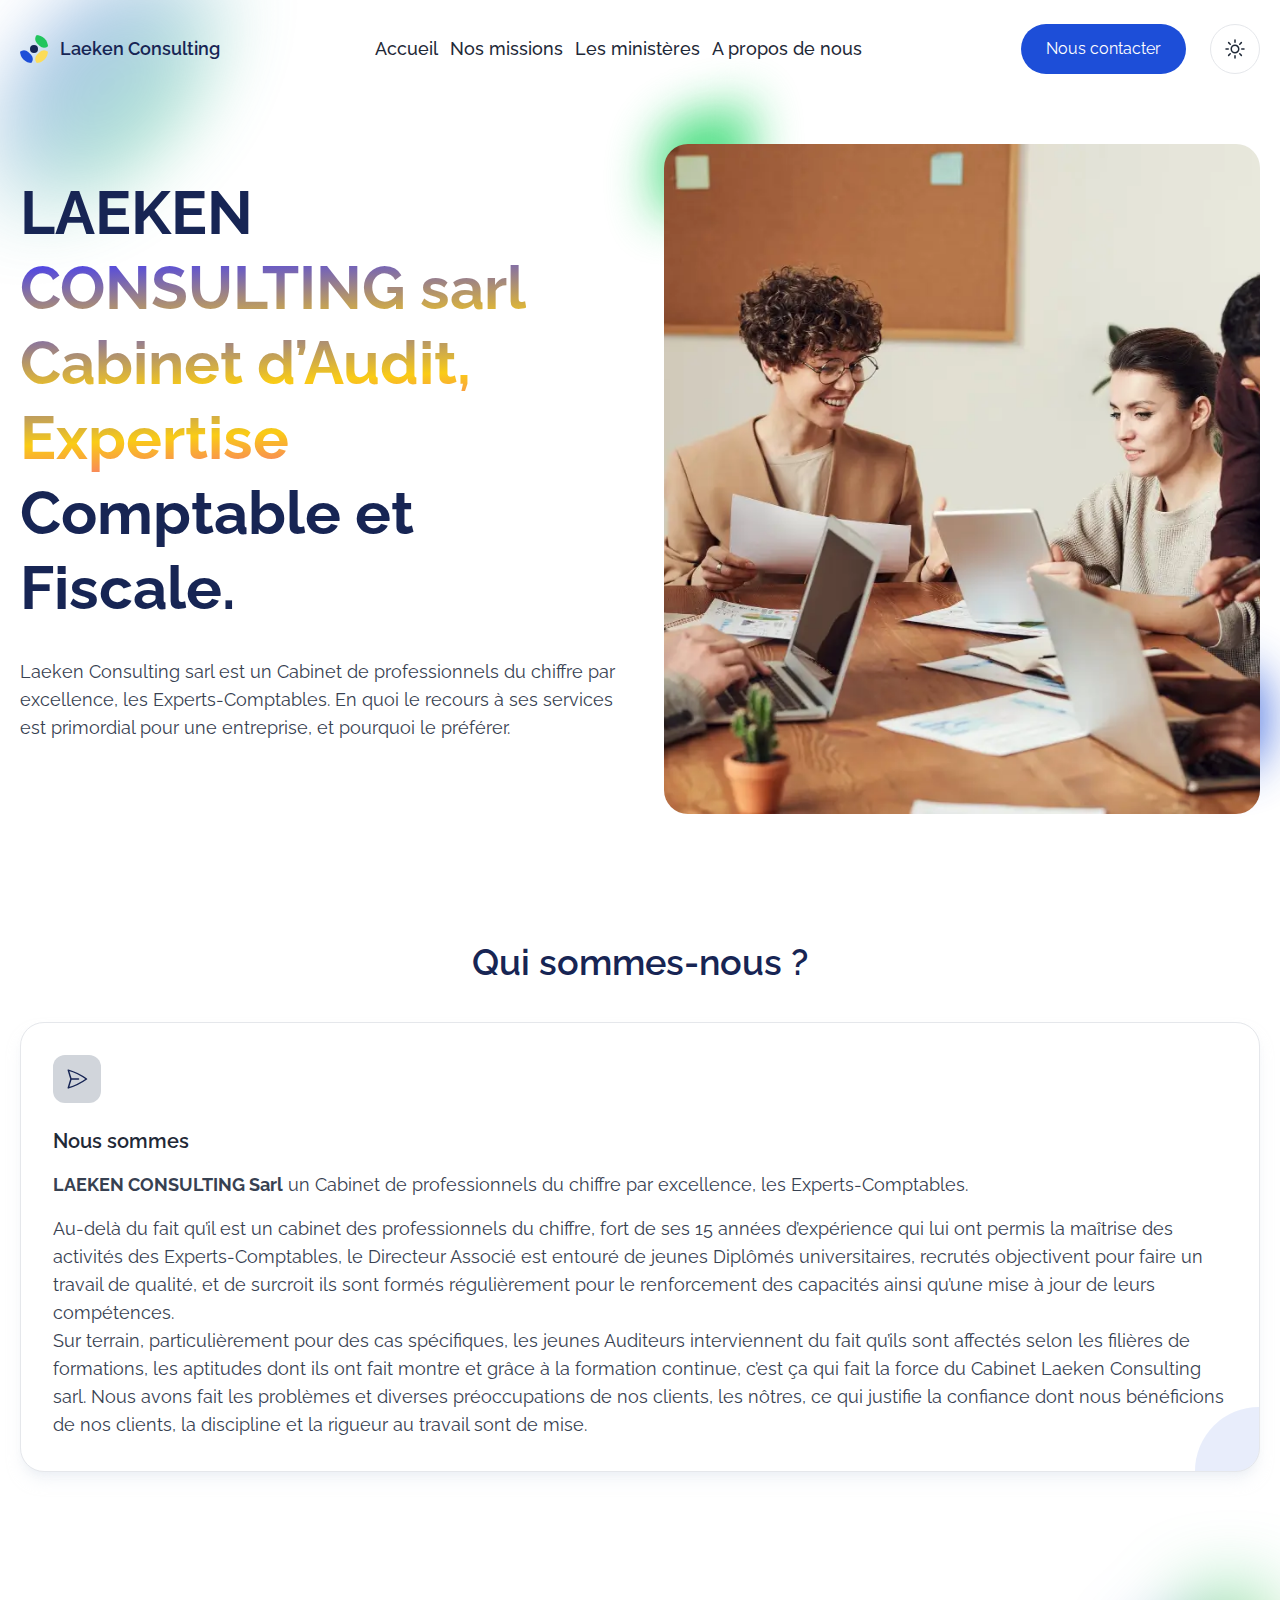
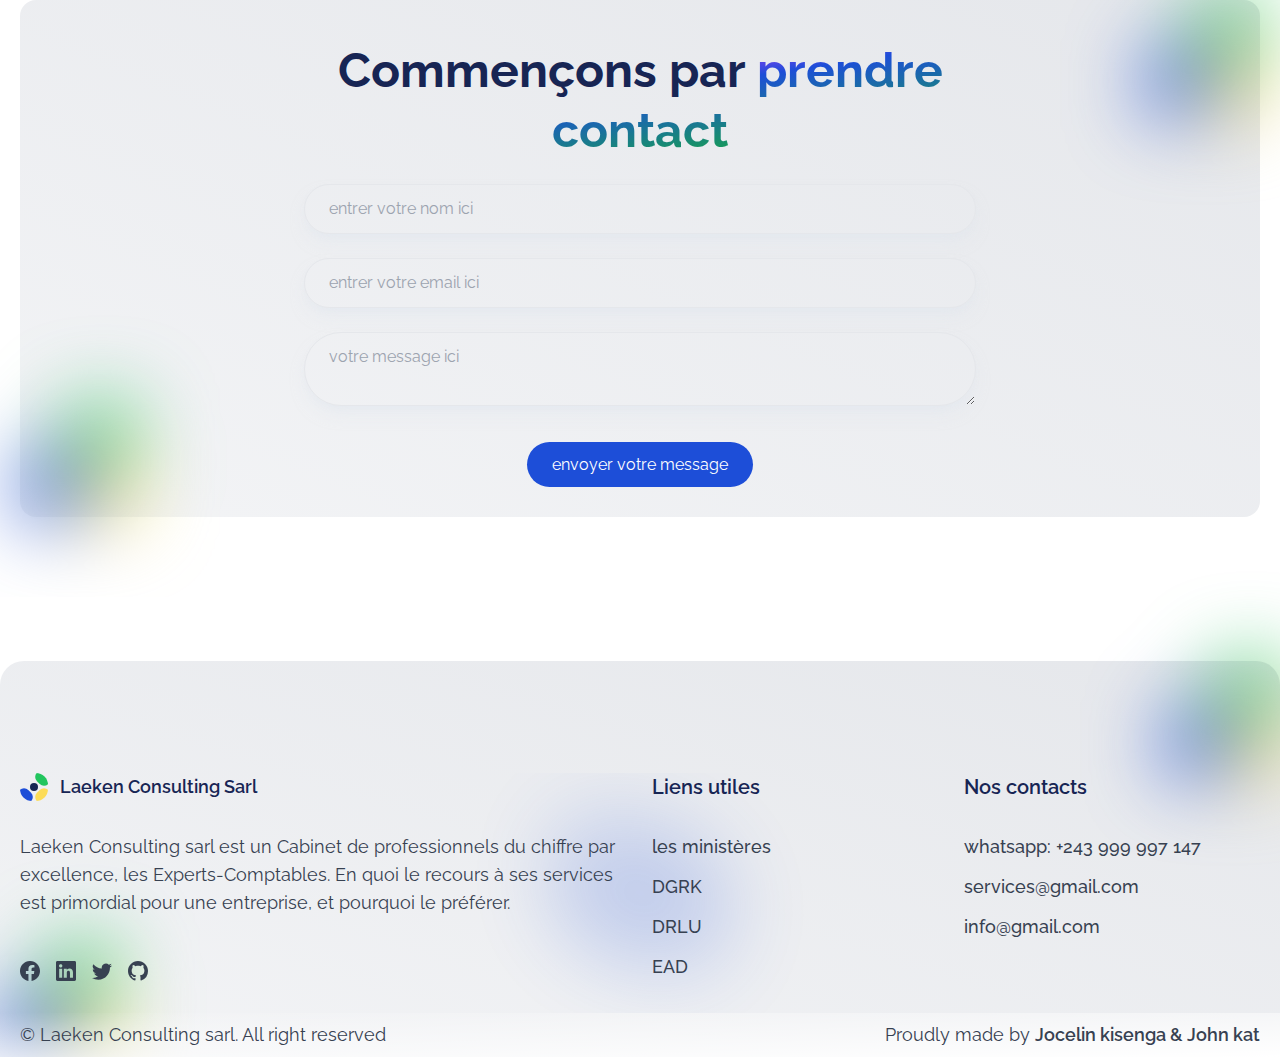
<file: about.html>
<!DOCTYPE html>
<html lang="en">

<head>
    <meta charset="UTF-8">
    <meta name="viewport" content="width=device-width">
    <link rel="icon" type="image/svg+xml" href="./assets/images/logos/favicon.svg">
    <meta name="generator" content="Astro v2.2.0">
    <meta name="description" content="Laeken audit comtable">
    <title>Laeken</title>
    <link href="https://fonts.googleapis.com/css2?family=Raleway:wght@300;400;500;600;700&display=swap"
        rel="stylesheet">
    <link rel="stylesheet" href="./assets/css/style.css" />

</head>

<body class="overflow-hidden overflow-y-auto bg-body">
    <header class="absolute inset-x-0 top-0 z-50 py-6">
        <div class="mx-auto max-w-7xl w-full px-5 sm:px-8 md:px-14 lg:px-5 undefined">
            <nav class="w-full flex justify-between gap-6 relative">
                <!-- logo -->
                <div class="min-w-max inline-flex relative">
                    <a href="/" class="relative flex items-center gap-3">
                        <div class="relative w-7 h-7 overflow-hidden flex rounded-xl">
                            <span class="absolute w-4 h-4 -top-1 -right-1 bg-green-500 rounded-md rotate-45"></span>
                            <span class="absolute w-4 h-4 -bottom-1 -right-1 bg-[#FCDC58] rounded-md rotate-45"></span>
                            <span class="absolute w-4 h-4 -bottom-1 -left-1 bg-primary rounded-md rotate-45"></span>
                            <span
                                class="absolute w-2 h-2 rounded-full bg-heading-1 top-1/2 left-1/2 -translate-x-1/2 -translate-y-1/2"></span>
                        </div>
                        <div class="inline-flex text-lg font-semibold text-heading-1">
                            Laeken Consulting
                        </div>
                    </a>
                </div>

                <div data-nav-overlay aria-hidden="true"
                    class="fixed hidden inset-0 lg:!hidden bg-box-bg bg-opacity-50 backdrop-filter backdrop-blur-xl">
                </div>
                <div data-navbar
                    class="flex h-0 overflow-hidden lg:!h-auto lg:scale-y-100 duration-300 ease-linear flex-col gap-y-6 gap-x-4 lg:flex-row w-full lg:justify-between lg:items-center fixed absolute lg:relative top-full lg:top-0 bg-body lg:bg-transparent border-x border-x-box-border lg:border-x-0">
                    <ul
                        class="border-t border-box-border lg:border-t-0 px-6 lg:px-0 pt-6 lg:pt-0 flex flex-col lg:flex-row gap-y-4 gap-x-3 text-lg text-heading-2 w-full lg:justify-center  lg:items-center">
                        <li>
                            <a href="/" class="duration-300 font-medium ease-linear hover:text-primary py-3">
                                Accueil
                            </a>
                        </li>
                        <li>
                            <a href="/services.html"
                                class="ml-2 duration-300 font-medium ease-linear hover:text-primary py-3">
                                Nos missions
                            </a>
                        </li>
                        <li>
                            <a href="/ministeres.html"
                                class="ml-2 duration-300 font-medium ease-linear hover:text-primary py-3">
                                Les ministères
                            </a>
                        </li>
                        <li>
                            <a href="/about.html" class="duration-300 font-medium ease-linear hover:text-primary py-3">
                                A propos de nous
                            </a>
                        </li>
                        <li>

                        </li>
                    </ul>

                    <div
                        class="lg:min-w-max flex items-center sm:w-max w-full pb-6 lg:pb-0 border-b border-box-bg lg:border-0 px-6 lg:px-0">
                        <a href="./contact.html"
                            class="px-6 py-3 rounded-full outline-none relative overflow-hidden border duration-300 ease-linear
                    after:absolute after:inset-x-0 after:aspect-square after:scale-0 after:opacity-70 after:origin-center after:duration-300 after:ease-linear after:rounded-full after:top-0 after:left-0 after:bg-[#172554]
                    bg-primary border-transparent relative after:bg-[#172554] hover:border-[#172554] hover:after:opacity-100 hover:after:scale-[2.5] flex justify-center w-full sm:w-max">
                            <span class="relative text-white z-10">
                                Nous contacter
                            </span>
                        </a>
                    </div>
                </div>


                <div class="min-w-max flex items-center gap-x-3">
                    <button data-switch-theme
                        class="outline-none flex relative text-heading-2 rounded-full p-2 lg:p-3 border border-box-border ">
                        <svg xmlns="http://www.w3.org/2000/svg" fill="none" viewBox="0 0 24 24" stroke-width="1.5"
                            stroke="currentColor" class="w-6 h-6 dark:flex hidden">
                            <path stroke-linecap="round" stroke-linejoin="round"
                                d="M21.752 15.002A9.718 9.718 0 0118 15.75c-5.385 0-9.75-4.365-9.75-9.75 0-1.33.266-2.597.748-3.752A9.753 9.753 0 003 11.25C3 16.635 7.365 21 12.75 21a9.753 9.753 0 009.002-5.998z">
                            </path>
                        </svg>
                        <svg xmlns="http://www.w3.org/2000/svg" fill="none" viewBox="0 0 24 24" stroke-width="1.5"
                            stroke="currentColor" class="w-6 h-6 dark:hidden">
                            <path stroke-linecap="round" stroke-linejoin="round"
                                d="M12 3v2.25m6.364.386l-1.591 1.591M21 12h-2.25m-.386 6.364l-1.591-1.591M12 18.75V21m-4.773-4.227l-1.591 1.591M5.25 12H3m4.227-4.773L5.636 5.636M15.75 12a3.75 3.75 0 11-7.5 0 3.75 3.75 0 017.5 0z">
                            </path>
                        </svg>

                        <span class="sr-only">switch theme</span>
                    </button>

                    <button data-toggle-nav data-open-nav="false"
                        class="lg:hidden lg:invisible ml-2 outline-none w-7 h-auto flex flex-col relative items-center">
                        <span class=" w-8  text-heading-1 font-semibold ">Menu</span>
                        <!-- <span id="line1"
                            class="w-6 h-0.5 rounded-full bg-heading-2 transition-all duration-300 ease-linear"></span> -->
                        <span id="line2"
                            class="w-6 origin-center   h-0.5 rounded-ful bg-heading-2 transition-all duration-300 ease-linear"></span>
                        <span id="line3"
                            class="w-6 mt-1 h-0.5 rounded-ful bg-heading-2 transition-all duration-300 ease-linear"></span>
                        <span class="sr-only">togglenav</span>
                    </button>
                </div>
            </nav>
        </div>
    </header>
    <main class="flex flex-col gap-y-20 md:gap-y-32 overflow-hidden">
        <section class="relative pt-32 lg:pt-36">
            <div
                class="mx-auto max-w-7xl w-full px-5 sm:px-8 md:px-14 lg:px-5 flex flex-col lg:flex-row gap-10 lg:gap-12">
                <div class="absolute w-full lg:w-1/2 inset-y-0 lg:right-0 ">
                    <span
                        class="absolute -left-6 md:left-4 top-24 lg:top-28 w-24 h-24 rotate-90 skew-x-12 rounded-3xl bg-green-400 blur-xl opacity-60 lg:opacity-95 lg:block hidden"></span>
                    <span class="absolute right-4 bottom-12 w-24 h-24 rounded-3xl bg-primary blur-xl opacity-80"></span>
                </div><span
                    class="w-4/12 lg:w-2/12 aspect-square bg-gradient-to-tr from-primary to-green-400 absolute -top-5 lg:left-0 rounded-full skew-y-12 blur-2xl opacity-40 skew-x-12 rotate-90"></span>
                <div class="relative flex flex-col items-center text-center lg:text-left lg:py-7 xl:py-8 
        lg:items-start lg:max-w-none max-w-3xl mx-auto lg:mx-0 lg:flex-1 lg:w-1/2">

                    <h1 class="text-3xl/tight sm:text-4xl/tight md:text-5xl/tight xl:text-6xl/tight
             font-bold text-heading-1">
                        LAEKEN <span
                            class="text-transparent bg-clip-text bg-gradient-to-br from-indigo-600 from-10%  via-yellow-400   via-orange-400 via-70% via-30% to-red-400">
                            CONSULTING sarl Cabinet d’Audit, Expertise</span>
                         Comptable et Fiscale.
                    </h1>
                    <p class="md:text-lg text-heading-3 mt-8">

                        Laeken Consulting sarl est un Cabinet de professionnels du chiffre par excellence, les
                        Experts-Comptables. En quoi le recours à ses services est primordial pour une entreprise, et
                        pourquoi le préférer.

                    </p>
                    <div class="mt-10  w-full flex max-w-md mx-auto lg:mx-0">

                    </div>
                </div>
                <div class="flex flex-1 lg:w-1/2 lg:h-auto relative lg:max-w-none lg:mx-0 mx-auto max-w-3xl">
                    <img src="./assets/images/image1.webp" alt="Hero image" width="2350" height="2359"
                        class="lg:absolute lg:w-full lg:h-full rounded-3xl object-cover lg:max-h-none max-h-96">
                </div>
            </div>


        </section>
        <section id="services">
            <div class="mx-auto max-w-7xl w-full px-5 sm:px-8 md:px-14 lg:px-5 space-y-10 md:sapce-y-12">
                <div class="text-center max-w-3xl mx-auto space-y-4">
                    <h1 class="text-heading-1 font-semibold text-2xl sm:text-3xl md:text-4xl">

                        Qui sommes-nous ?

                    </h1>
                    <p class="md:text-lg text-heading-3 undefined">



                    </p>
                </div>
                <div class="grid sm:grid-cols-12 lg:grid-cols-12 gap-6 lg:gap-1">
                    <div
                        class="p-5 sm:p-6 lg:p-8 rounded-3xl border border-box-border bg-box-bg shadow-lg shadow-box-shadow relative overflow-hidden">
                        <div class="rounded-xl bg-gray-300 dark:bg-gray-950 p-3 text-heading-1 w-max relative">
                            <span>
                                <svg xmlns="http://www.w3.org/2000/svg" fill="none" viewBox="0 0 24 24"
                                    stroke-width="1.5" stroke="currentColor" class="w-6 h-6">
                                    <path stroke-linecap="round" stroke-linejoin="round"
                                        d="M6 12L3.269 3.126A59.768 59.768 0 0121.485 12 59.77 59.77 0 013.27 20.876L5.999 12zm0 0h7.5">
                                    </path>
                                </svg>
                            </span>
                        </div>
                        <div class="mt-6 space-y-4 relative">
                            <h2 class="text-lg md:text-xl font-semibold text-heading-2">
                                Nous sommes
                            </h2>
                            <p class="md:text-lg text-heading-3 undefined">
                                <strong>LAEKEN CONSULTING Sarl</strong>  un Cabinet de professionnels du chiffre par excellence, les
                                Experts-Comptables.
                            </p>
                            <p class="md:text-lg text-heading-3 undefined">

                                
                            Au-delà du fait qu’il est un cabinet des professionnels du chiffre,
                            fort de ses 15 années d’expérience qui lui ont permis la maîtrise des activités des
                            Experts-Comptables,
                            le Directeur Associé est entouré de jeunes Diplômés universitaires, recrutés objectivent pour
                            faire un travail
                            de qualité, et de surcroit ils sont formés régulièrement pour le renforcement des capacités
                            ainsi qu’une mise
                            à jour de leurs compétences. <br>
                            Sur terrain, particulièrement pour des cas spécifiques, les jeunes Auditeurs interviennent du
                            fait qu’ils sont affectés selon les filières de formations, les aptitudes dont ils ont fait
                            montre et grâce à la formation continue, c’est ça qui fait la force du Cabinet Laeken Consulting
                            sarl.
                            Nous avons fait les problèmes et diverses préoccupations de nos clients, les nôtres, ce qui
                            justifie
                            la confiance dont nous bénéficions de nos clients, la discipline et la rigueur au travail sont
                            de mise.
                            </p>
                        </div>
                        <span
                            class="absolute w-32 aspect-square -bottom-16 -right-16 bg-primary/10 rounded-full"></span>
                    </div>
                </div>
            </div>



        </section>

        <section id="cta" class="pb-20">
            <div class="mx-auto max-w-7xl w-full px-5 sm:px-8 md:px-14 lg:px-5 undefined">
                <div
                    class="w-full relative py-8 md:py-10 px-6 md:px-8 rounded-2xl bg-gradient-to-tr from-gray-100 to-gray-200 dark:from-gray-900">
                    <div class="absolute right-0 top-0 h-full w-full flex justify-end">
                        <div class="w-28 h-28 overflow-hidden flex rounded-xl relative blur-2xl">
                            <span class="absolute w-16 h-16 -top-1 -right-1 bg-green-500 rounded-md rotate-45"></span>
                            <span
                                class="absolute w-16 h-16 -bottom-1 -right-1 bg-[#FCDC58] rounded-md rotate-45"></span>
                            <span class="absolute w-16 h-16 -bottom-1 -left-1 bg-primary rounded-md rotate-45"></span>
                        </div>
                    </div>

                    <div class="absolute left-0 bottom-0 h-full w-full flex items-end">
                        <div class="w-28 h-28 overflow-hidden flex rounded-xl relative blur-2xl">
                            <span class="absolute w-16 h-16 -top-1 -right-1 bg-green-500 rounded-md rotate-45"></span>
                            <span
                                class="absolute w-16 h-16 -bottom-1 -right-1 bg-[#FCDC58] rounded-md rotate-45"></span>
                            <span class="absolute w-16 h-16 -bottom-1 -left-1 bg-primary rounded-md rotate-45"></span>
                        </div>
                    </div>
                    <div class="mx-auto text-center max-w-xl md:max-w-2xl relative">
                        <h1 class="text-3xl/tight sm:text-4xl/tight md:text-5xl/tight
          font-bold text-heading-1">
                            Commençons par <span
                                class="text-transparent bg-clip-text bg-gradient-to-br from-indigo-600 from-20% via-primary via-30% to-green-600">prendre
                                contact</span>
                        </h1>
                 

                           <form action="" >
                            <div class="text-heading-3  w-full  flex gap-3 
                            items-center mt-4">
                             <input class="w-full pr-1 mt-6 py-1 pl-6 py-3 outline-none bg-transparent text-heading-3 shadow-lg shadow-box-shadow
                             border border-box-border bg-box-bg rounded-full ease-linear 
                             focus-within:bg-body  focus-within:border-primary " placeholder="entrer votre nom ici">
                            </div>
                           <div class="text-heading-3  w-full  flex gap-3 
                           items-center mt-4">
                            <input class="w-full mt-6 pr-1 py-1 pl-6 py-3 outline-none bg-transparent text-heading-3 shadow-lg shadow-box-shadow
                            border border-box-border bg-box-bg rounded-full ease-linear 
                            focus-within:bg-body  focus-within:border-primary " placeholder="entrer votre email ici">
                           </div>

                            <textarea name="" class="w-full pr-1 py-1 pl-6 py-3 outline-none bg-transparent  mt-6 text-heading-3 shadow-lg shadow-box-shadow
                            border border-box-border bg-box-bg rounded-full ease-linear 
                            focus-within:bg-body  focus-within:border-primary" placeholder="votre message ici"></textarea>
                           </form>

                        
                        <div class="mx-auto max-w-md sm:max-w-xl pt-10">
                            <a href="mailto:kisengajocelin7@gmail.com"
                                class="px-6 py-3 rounded-full outline-none relative overflow-hidden border duration-300 ease-linear
                    after:absolute after:inset-x-0 after:aspect-square after:scale-0 after:opacity-70 after:origin-center after:duration-300 after:ease-linear after:rounded-full after:top-0 after:left-0 after:bg-[#172554]
                    bg-primary border-transparent relative after:bg-[#172554] hover:border-[#172554] hover:after:opacity-100 hover:after:scale-[2.1] undefined">
                                <span class="text-white relative z-[5]">envoyer votre message</span>
                            </a>
                        </div>
                    </div>
                </div>
            </div>
        </section>
    </main>
    <div class="mt-16"></div>
    <footer class="relative  bg-gradient-to-tr from-gray-100 to-gray-200 dark:from-gray-900 pt-28 rounded-t-3xl">
        <div class="absolute right-0 top-0 h-full w-full flex justify-end">
            <div class="w-28 h-28 overflow-hidden flex rounded-xl relative blur-2xl">
                <span class="absolute w-16 h-16 -top-1 -right-1 bg-green-500 rounded-md rotate-45"></span>
                <span class="absolute w-16 h-16 -bottom-1 -right-1 bg-[#FCDC58] rounded-md rotate-45"></span>
                <span class="absolute w-16 h-16 -bottom-1 -left-1 bg-primary rounded-md rotate-45"></span>
            </div>
        </div>

        <div class="absolute left-0 bottom-0 h-full w-full flex items-end">
            <div class="w-28 h-28 overflow-hidden flex rounded-xl relative blur-2xl">
                <span class="absolute w-16 h-16 -top-1 -right-1 bg-green-500 rounded-md rotate-45"></span>
                <span class="absolute w-16 h-16 -bottom-1 -right-1 bg-[#FCDC58] rounded-md rotate-45"></span>
                <span class="absolute w-16 h-16 -bottom-1 -left-1 bg-primary rounded-md rotate-45"></span>
            </div>
        </div>
        <div class="mx-auto max-w-7xl w-full px-5 sm:px-8 md:px-14 lg:px-5 pb-8 relative overflow-hidden">
            <span
                class="absolute top-1/2 left-1/2 -translate-y-1/2 -translate-x-1/2 blur-2xl opacity-20 w-24 h-16 sm:w-48 sm:h-36 rounded-full rotate-12 skew-x-6 bg-primary"></span>
            <div class="grid grid-cols-2 lg:grid-cols-2 lg:items-stretch gap-6 relative">
                <div class="col-span-2 lg:col-span-1 h-auto flex flex-col">
                    <div class="h-full">
                        <a href="#" class="relative flex items-center gap-3">
                            <div class="relative w-7 h-7 overflow-hidden flex rounded-xl">
                                <span class="absolute w-4 h-4 -top-1 -right-1 bg-green-500 rounded-md rotate-45"></span>
                                <span
                                    class="absolute w-4 h-4 -bottom-1 -right-1 bg-[#FCDC58] rounded-md rotate-45"></span>
                                <span class="absolute w-4 h-4 -bottom-1 -left-1 bg-primary rounded-md rotate-45"></span>
                                <span
                                    class="absolute w-2 h-2 rounded-full bg-heading-1 top-1/2 left-1/2 -translate-x-1/2 -translate-y-1/2"></span>
                            </div>
                            <div class="inline-flex text-lg font-semibold text-heading-1">
                                Laeken Consulting Sarl
                            </div>
                        </a>
                        <p class="md:text-lg text-heading-3 mt-8">

                            Laeken Consulting sarl est un Cabinet de professionnels du chiffre par excellence, les
                            Experts-Comptables. En quoi le recours à ses services est primordial pour une entreprise, et
                            pourquoi le préférer.

                        </p>
                    </div>

                    <!-- social links -->
                    <div class="min-h-max flex items-center gap-4 text-heading-3 mt-8">
                        <a href="#" class="transition hover:text-heading-1 hover:scale-105">
                            <svg xmlns="http://www.w3.org/2000/svg" width="16" height="16" fill="currentColor"
                                class="w-5 h-5" viewBox="0 0 16 16">
                                <path
                                    d="M16 8.049c0-4.446-3.582-8.05-8-8.05C3.58 0-.002 3.603-.002 8.05c0 4.017 2.926 7.347 6.75 7.951v-5.625h-2.03V8.05H6.75V6.275c0-2.017 1.195-3.131 3.022-3.131.876 0 1.791.157 1.791.157v1.98h-1.009c-.993 0-1.303.621-1.303 1.258v1.51h2.218l-.354 2.326H9.25V16c3.824-.604 6.75-3.934 6.75-7.951z">
                                </path>
                            </svg>
                            <span class="sr-only">Réseaux sociaux</span>
                        </a>

                        <a href="#" class="transition hover:text-heading-1 hover:scale-105">
                            <svg xmlns="http://www.w3.org/2000/svg" width="16" height="16" fill="currentColor"
                                class="w-5 h-5" viewBox="0 0 16 16">
                                <path
                                    d="M0 1.146C0 .513.526 0 1.175 0h13.65C15.474 0 16 .513 16 1.146v13.708c0 .633-.526 1.146-1.175 1.146H1.175C.526 16 0 15.487 0 14.854V1.146zm4.943 12.248V6.169H2.542v7.225h2.401zm-1.2-8.212c.837 0 1.358-.554 1.358-1.248-.015-.709-.52-1.248-1.342-1.248-.822 0-1.359.54-1.359 1.248 0 .694.521 1.248 1.327 1.248h.016zm4.908 8.212V9.359c0-.216.016-.432.08-.586.173-.431.568-.878 1.232-.878.869 0 1.216.662 1.216 1.634v3.865h2.401V9.25c0-2.22-1.184-3.252-2.764-3.252-1.274 0-1.845.7-2.165 1.193v.025h-.016a5.54 5.54 0 0 1 .016-.025V6.169h-2.4c.03.678 0 7.225 0 7.225h2.4z">
                                </path>
                            </svg>
                            <span class="sr-only">social link</span>
                        </a>

                        <a href="#" class="transition hover:text-heading-1 hover:scale-105">
                            <svg xmlns="http://www.w3.org/2000/svg" width="16" height="16" fill="currentColor"
                                class="w-5 h-5" viewBox="0 0 16 16">
                                <path
                                    d="M5.026 15c6.038 0 9.341-5.003 9.341-9.334 0-.14 0-.282-.006-.422A6.685 6.685 0 0 0 16 3.542a6.658 6.658 0 0 1-1.889.518 3.301 3.301 0 0 0 1.447-1.817 6.533 6.533 0 0 1-2.087.793A3.286 3.286 0 0 0 7.875 6.03a9.325 9.325 0 0 1-6.767-3.429 3.289 3.289 0 0 0 1.018 4.382A3.323 3.323 0 0 1 .64 6.575v.045a3.288 3.288 0 0 0 2.632 3.218 3.203 3.203 0 0 1-.865.115 3.23 3.23 0 0 1-.614-.057 3.283 3.283 0 0 0 3.067 2.277A6.588 6.588 0 0 1 .78 13.58a6.32 6.32 0 0 1-.78-.045A9.344 9.344 0 0 0 5.026 15z">
                                </path>
                            </svg>
                            <span class="sr-only">social link</span>
                        </a>

                        <a href="#" class="transition hover:text-heading-1 hover:scale-105">
                            <svg xmlns="http://www.w3.org/2000/svg" width="16" height="16" fill="currentColor"
                                class="w-5 h-5" viewBox="0 0 16 16">
                                <path
                                    d="M8 0C3.58 0 0 3.58 0 8c0 3.54 2.29 6.53 5.47 7.59.4.07.55-.17.55-.38 0-.19-.01-.82-.01-1.49-2.01.37-2.53-.49-2.69-.94-.09-.23-.48-.94-.82-1.13-.28-.15-.68-.52-.01-.53.63-.01 1.08.58 1.23.82.72 1.21 1.87.87 2.33.66.07-.52.28-.87.51-1.07-1.78-.2-3.64-.89-3.64-3.95 0-.87.31-1.59.82-2.15-.08-.2-.36-1.02.08-2.12 0 0 .67-.21 2.2.82.64-.18 1.32-.27 2-.27.68 0 1.36.09 2 .27 1.53-1.04 2.2-.82 2.2-.82.44 1.1.16 1.92.08 2.12.51.56.82 1.27.82 2.15 0 3.07-1.87 3.75-3.65 3.95.29.25.54.73.54 1.48 0 1.07-.01 1.93-.01 2.2 0 .21.15.46.55.38A8.012 8.012 0 0 0 16 8c0-4.42-3.58-8-8-8z">
                                </path>
                            </svg>
                            <span class="sr-only">Réseaux sociaux</span>
                        </a>
                    </div>
                </div>

                <div class="grid md:grid-cols-2 gap-4 h-max">
                    <nav class="space-y-8">
                        <h2 class="capitalze font-semibold text-heading-1 text-xl">
                            Liens utiles
                        </h2>
                        <ul class="space-y-3 font-medium md:text-lg text-heading-3">
                            <li>
                                <a href="/ministeres.html" class="transition hover:text-primary">
                                    les ministères
                                </a>
                            </li>
                            <li>
                                <a href="http://edec.e-dgrk.com:8080/" target="_blank" class="transition hover:text-primary">
                                    DGRK
                                </a>
                            </li>
                            <li>
                                <a href="https://www.drlu-rdc.com/" target="_blank" class="transition hover:text-primary">
                                    DRLU
                                </a>
                            </li>
                            <li>
                                <a href="http://leganet.cd/Legislation/Droit%20Public/Administration.ter/L.08.16.17.10.2008.htm" target="_blank" class="transition hover:text-primary">
                                    EAD
                                </a>
                            </li>
                        </ul>
                    </nav>
                    <nav class="space-y-8">
                        <h2 class="capitalze font-semibold text-heading-1 text-xl">
                            Nos contacts
                        </h2>
                        <ul class="space-y-3 font-medium md:text-lg text-heading-3">
                            <li>
                                <a href="https://wa.me/243850244690?text=Je%20suis%20interessé%20par%20vos%20services" class="transition hover:text-primary">
                                   whatsapp: +243 999 997 147
                                </a>
                            </li>
                            <li>
                                <a href="#" class="transition hover:text-primary">
                                    services@gmail.com
                                </a>
                            </li>
                            <li>
                                <a href="#" class="transition hover:text-primary">
                                    info@gmail.com
                                </a>
                            </li>
                        </ul>
                    </nav>
                </div>



            </div>
        </div>
        <div class=" bg-gradient-to-tl from-box-bg py-2 relative">
            <div class="mx-auto max-w-7xl w-full px-5 sm:px-8 md:px-14 lg:px-5 undefined">
                <div class="flex justify-between items-center gap-6 md:text-lg text-heading-3">
                    <div>
                        &copy; <span id="year"></span> Laeken Consulting sarl. All right reserved
                    </div>
                    <div>
                        Proudly made by <a href="https://github.com/jocelinkisenga" target="_blank"
                            class="font-semibold">Jocelin kisenga & John kat</a>
                    </div>
                </div>
            </div>
        </div>
    </footer>


    <script src="./assets/js/main.js"></script>
</body>

</html>
</file>
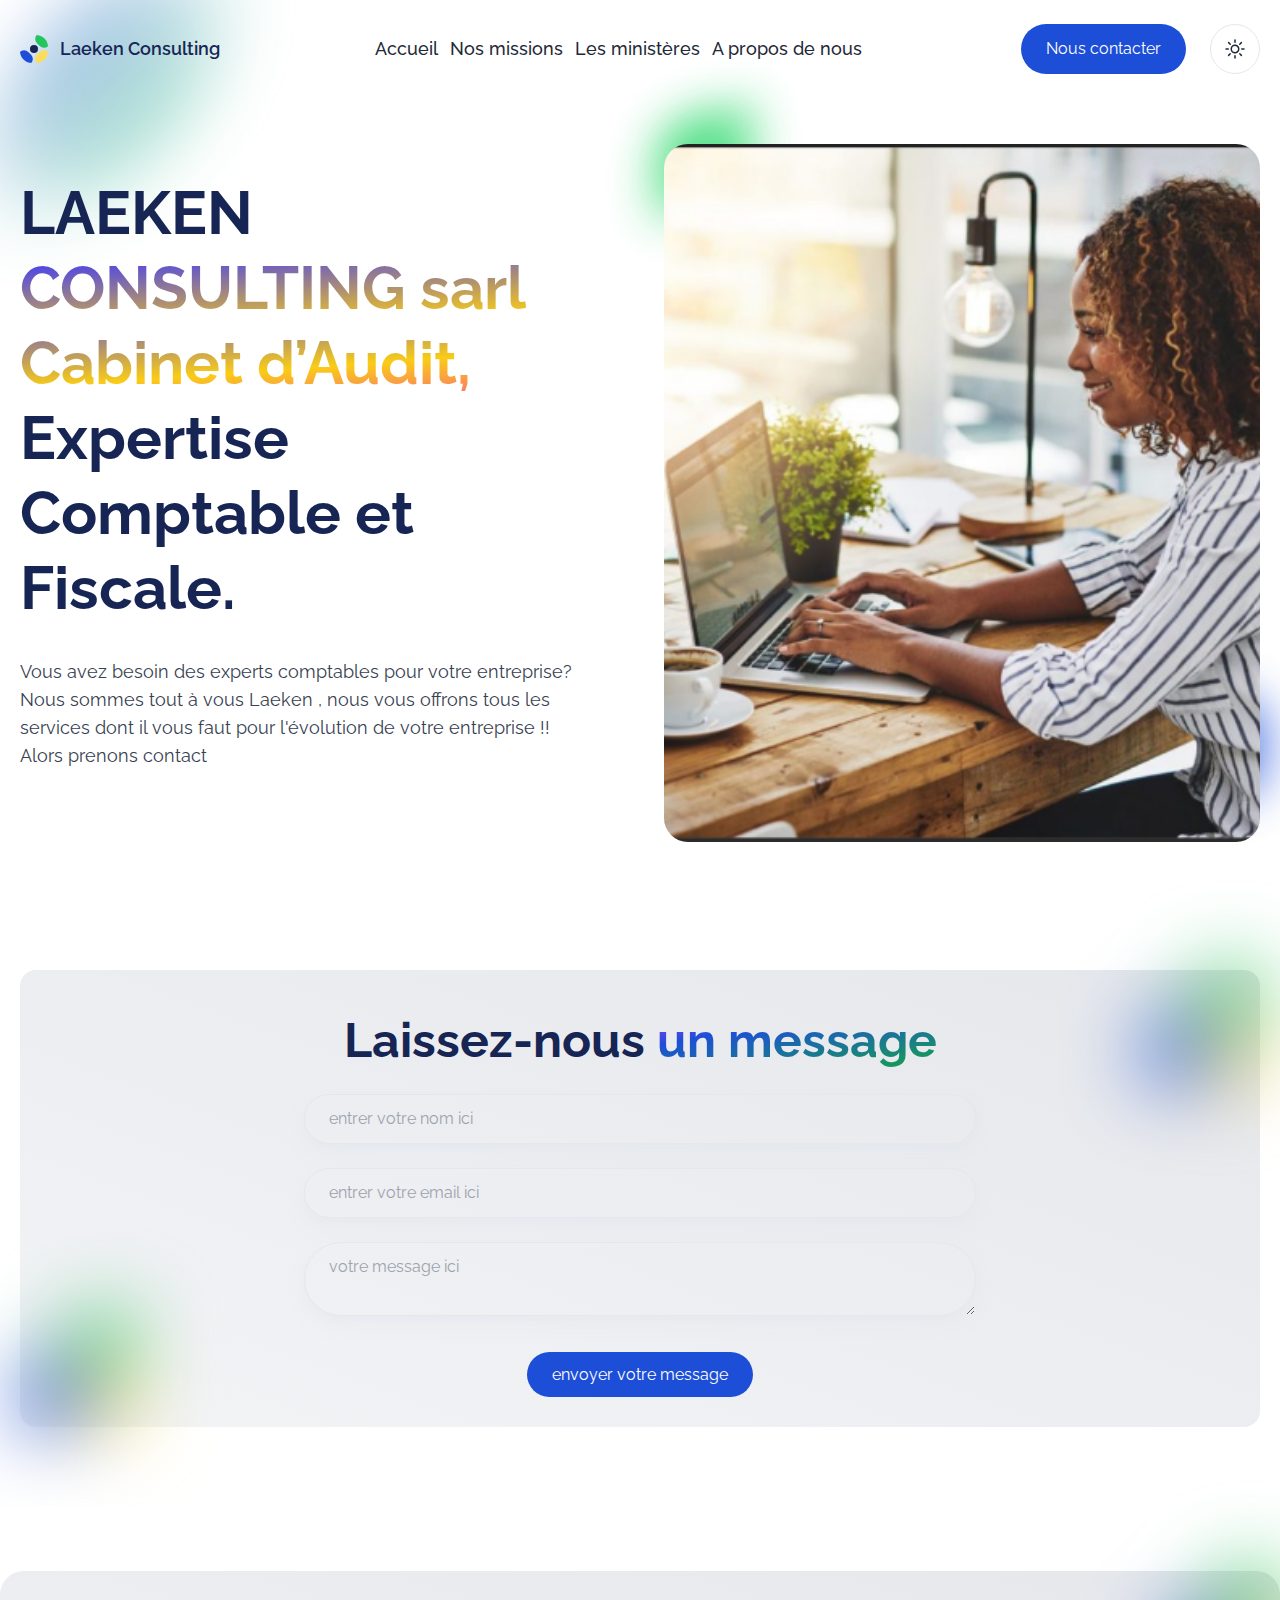
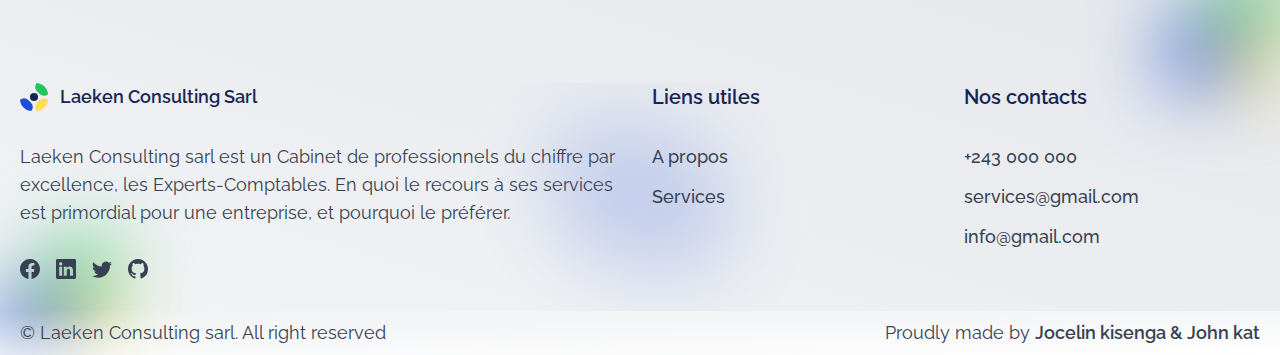
<file: contact.html>
<!DOCTYPE html>
<html lang="en">

<head>
    <meta charset="UTF-8">
    <meta name="viewport" content="width=device-width">
    <link rel="icon" type="image/svg+xml" href="./assets/images/logos/favicon.svg">
    <meta name="generator" content="Astro v2.2.0">
    <meta name="description" content="Laeken audit comtable">
    <title>Laeken</title>
    <link href="https://fonts.googleapis.com/css2?family=Raleway:wght@300;400;500;600;700&display=swap"
        rel="stylesheet">
    <link rel="stylesheet" href="./assets/css/style.css" />

</head>

<body class="overflow-hidden overflow-y-auto bg-body">
    <header class="absolute inset-x-0 top-0 z-50 py-6">
        <div class="mx-auto max-w-7xl w-full px-5 sm:px-8 md:px-14 lg:px-5 undefined">
            <nav class="w-full flex justify-between gap-6 relative">
                <!-- logo -->
                <div class="min-w-max inline-flex relative">
                    <a href="/" class="relative flex items-center gap-3">
                        <div class="relative w-7 h-7 overflow-hidden flex rounded-xl">
                            <span class="absolute w-4 h-4 -top-1 -right-1 bg-green-500 rounded-md rotate-45"></span>
                            <span class="absolute w-4 h-4 -bottom-1 -right-1 bg-[#FCDC58] rounded-md rotate-45"></span>
                            <span class="absolute w-4 h-4 -bottom-1 -left-1 bg-primary rounded-md rotate-45"></span>
                            <span
                                class="absolute w-2 h-2 rounded-full bg-heading-1 top-1/2 left-1/2 -translate-x-1/2 -translate-y-1/2"></span>
                        </div>
                        <div class="inline-flex text-lg font-semibold text-heading-1">
                            Laeken Consulting
                        </div>
                    </a>
                </div>

                <div data-nav-overlay aria-hidden="true"
                    class="fixed hidden inset-0 lg:!hidden bg-box-bg bg-opacity-50 backdrop-filter backdrop-blur-xl">
                </div>
                <div data-navbar
                    class="flex h-0 overflow-hidden lg:!h-auto lg:scale-y-100 duration-300 ease-linear flex-col gap-y-6 gap-x-4 lg:flex-row w-full lg:justify-between lg:items-center fixed absolute lg:relative top-full lg:top-0 bg-body lg:bg-transparent border-x border-x-box-border lg:border-x-0">
                    <ul
                        class="border-t border-box-border lg:border-t-0 px-6 lg:px-0 pt-6 lg:pt-0 flex flex-col lg:flex-row gap-y-4 gap-x-3 text-lg text-heading-2 w-full lg:justify-center  lg:items-center">
                        <li>
                            <a href="/" class="duration-300 font-medium ease-linear hover:text-primary py-3">
                                Accueil
                            </a>
                        </li>
                        <li>
                            <a href="/services.html"
                                class="ml-2 duration-300 font-medium ease-linear hover:text-primary py-3">
                                Nos missions
                            </a>
                        </li>
                        <li>
                            <a href="/ministeres.html"
                                class="ml-2 duration-300 font-medium ease-linear hover:text-primary py-3">
                                Les ministères
                            </a>
                        </li>
                        <li>
                            <a href="/about.html" class="duration-300 font-medium ease-linear hover:text-primary py-3">
                                A propos de nous
                            </a>
                        </li>
                        <li>

                        </li>
                    </ul>

                    <div
                        class="lg:min-w-max flex items-center sm:w-max w-full pb-6 lg:pb-0 border-b border-box-bg lg:border-0 px-6 lg:px-0">
                        <a href="./contact.html"
                            class="px-6 py-3 rounded-full outline-none relative overflow-hidden border duration-300 ease-linear
                    after:absolute after:inset-x-0 after:aspect-square after:scale-0 after:opacity-70 after:origin-center after:duration-300 after:ease-linear after:rounded-full after:top-0 after:left-0 after:bg-[#172554]
                    bg-primary border-transparent relative after:bg-[#172554] hover:border-[#172554] hover:after:opacity-100 hover:after:scale-[2.5] flex justify-center w-full sm:w-max">
                            <span class="relative text-white z-10">
                                Nous contacter
                            </span>
                        </a>
                    </div>
                </div>


                <div class="min-w-max flex items-center gap-x-3">
                    <button data-switch-theme
                        class="outline-none flex relative text-heading-2 rounded-full p-2 lg:p-3 border border-box-border ">
                        <svg xmlns="http://www.w3.org/2000/svg" fill="none" viewBox="0 0 24 24" stroke-width="1.5"
                            stroke="currentColor" class="w-6 h-6 dark:flex hidden">
                            <path stroke-linecap="round" stroke-linejoin="round"
                                d="M21.752 15.002A9.718 9.718 0 0118 15.75c-5.385 0-9.75-4.365-9.75-9.75 0-1.33.266-2.597.748-3.752A9.753 9.753 0 003 11.25C3 16.635 7.365 21 12.75 21a9.753 9.753 0 009.002-5.998z">
                            </path>
                        </svg>
                        <svg xmlns="http://www.w3.org/2000/svg" fill="none" viewBox="0 0 24 24" stroke-width="1.5"
                            stroke="currentColor" class="w-6 h-6 dark:hidden">
                            <path stroke-linecap="round" stroke-linejoin="round"
                                d="M12 3v2.25m6.364.386l-1.591 1.591M21 12h-2.25m-.386 6.364l-1.591-1.591M12 18.75V21m-4.773-4.227l-1.591 1.591M5.25 12H3m4.227-4.773L5.636 5.636M15.75 12a3.75 3.75 0 11-7.5 0 3.75 3.75 0 017.5 0z">
                            </path>
                        </svg>

                        <span class="sr-only">switch theme</span>
                    </button>

                    <button data-toggle-nav data-open-nav="false"
                        class="lg:hidden lg:invisible ml-2 outline-none w-7 h-auto flex flex-col relative items-center">
                        <span class=" w-8  text-heading-1 font-semibold ">Menu</span>
                        <!-- <span id="line1"
                            class="w-6 h-0.5 rounded-full bg-heading-2 transition-all duration-300 ease-linear"></span> -->
                        <span id="line2"
                            class="w-6 origin-center   h-0.5 rounded-ful bg-heading-2 transition-all duration-300 ease-linear"></span>
                        <span id="line3"
                            class="w-6 mt-1 h-0.5 rounded-ful bg-heading-2 transition-all duration-300 ease-linear"></span>
                        <span class="sr-only">togglenav</span>
                    </button>
                </div>
            </nav>
        </div>
    </header>

    <main class="flex flex-col gap-y-20 md:gap-y-32 overflow-hidden">
        <section class="relative pt-32 lg:pt-36">
            <div
                class="mx-auto max-w-7xl w-full px-5 sm:px-8 md:px-14 lg:px-5 flex flex-col lg:flex-row gap-10 lg:gap-12">
                <div class="absolute w-full lg:w-1/2 inset-y-0 lg:right-0 ">
                    <span
                        class="absolute -left-6 md:left-4 top-24 lg:top-28 w-24 h-24 rotate-90 skew-x-12 rounded-3xl bg-green-400 blur-xl opacity-60 lg:opacity-95 lg:block hidden"></span>
                    <span class="absolute right-4 bottom-12 w-24 h-24 rounded-3xl bg-primary blur-xl opacity-80"></span>
                </div><span
                    class="w-4/12 lg:w-2/12 aspect-square bg-gradient-to-tr from-primary to-green-400 absolute -top-5 lg:left-0 rounded-full skew-y-12 blur-2xl opacity-40 skew-x-12 rotate-90"></span>
                <div class="relative flex flex-col items-center text-center lg:text-left lg:py-7 xl:py-8 
        lg:items-start lg:max-w-none max-w-3xl mx-auto lg:mx-0 lg:flex-1 lg:w-1/2">

                    <h1 class="text-3xl/tight sm:text-4xl/tight md:text-5xl/tight xl:text-6xl/tight
             font-bold text-heading-1">
                        LAEKEN <span
                            class="text-transparent bg-clip-text bg-gradient-to-br from-indigo-600 from-10%  via-yellow-400   via-orange-400 via-70% via-30% to-red-400">
                            CONSULTING sarl Cabinet d’Audit, </span>
                        Expertise Comptable et Fiscale.
                    </h1>
                    <p class="md:text-lg text-heading-3 mt-8">

                        Vous avez besoin des experts comptables pour votre entreprise? Nous sommes tout à vous Laeken , nous vous offrons tous les services 
                        dont il  vous faut pour l'évolution de votre entreprise !! <br>
                        Alors prenons contact
                        <br>


                    </p>
                    <div class="mt-10  w-full flex max-w-md mx-auto lg:mx-0">

                    </div>
                </div>
                <div class="flex flex-1 lg:w-1/2 lg:h-auto relative lg:max-w-none lg:mx-0 mx-auto max-w-3xl">
                    <img src="./assets/images/image2.png" alt="Hero image" width="2350" height="2359"
                        class="lg:absolute lg:w-full lg:h-full rounded-3xl object-cover lg:max-h-none max-h-96">
                </div>
            </div>


        </section>
 





        <section id="cta" class="pb-20">
            <div class="mx-auto max-w-7xl w-full px-5 sm:px-8 md:px-14 lg:px-5 undefined">
                <div
                    class="w-full relative py-8 md:py-10 px-6 md:px-8 rounded-2xl bg-gradient-to-tr from-gray-100 to-gray-200 dark:from-gray-900">
                    <div class="absolute right-0 top-0 h-full w-full flex justify-end">
                        <div class="w-28 h-28 overflow-hidden flex rounded-xl relative blur-2xl">
                            <span class="absolute w-16 h-16 -top-1 -right-1 bg-green-500 rounded-md rotate-45"></span>
                            <span
                                class="absolute w-16 h-16 -bottom-1 -right-1 bg-[#FCDC58] rounded-md rotate-45"></span>
                            <span class="absolute w-16 h-16 -bottom-1 -left-1 bg-primary rounded-md rotate-45"></span>
                        </div>
                    </div>

                    <div class="absolute left-0 bottom-0 h-full w-full flex items-end">
                        <div class="w-28 h-28 overflow-hidden flex rounded-xl relative blur-2xl">
                            <span class="absolute w-16 h-16 -top-1 -right-1 bg-green-500 rounded-md rotate-45"></span>
                            <span
                                class="absolute w-16 h-16 -bottom-1 -right-1 bg-[#FCDC58] rounded-md rotate-45"></span>
                            <span class="absolute w-16 h-16 -bottom-1 -left-1 bg-primary rounded-md rotate-45"></span>
                        </div>
                    </div>
                    <div class="mx-auto text-center max-w-xl md:max-w-2xl relative">
                        <h1 class="text-3xl/tight sm:text-4xl/tight md:text-5xl/tight
          font-bold text-heading-1">
                            Laissez-nous <span
                                class="text-transparent bg-clip-text bg-gradient-to-br from-indigo-600 from-20% via-primary via-30% to-green-600">un message</span>
                        </h1>
                 

                           <form action="" >
                            <div class="text-heading-3  w-full  flex gap-3 
                            items-center mt-4">
                             <input class="w-full pr-1 mt-6 py-1 pl-6 py-3 outline-none bg-transparent text-heading-3 shadow-lg shadow-box-shadow
                             border border-box-border bg-box-bg rounded-full ease-linear 
                             focus-within:bg-body  focus-within:border-primary " placeholder="entrer votre nom ici">
                            </div>
                           <div class="text-heading-3  w-full  flex gap-3 
                           items-center mt-4">
                            <input class="w-full mt-6 pr-1 py-1 pl-6 py-3 outline-none bg-transparent text-heading-3 shadow-lg shadow-box-shadow
                            border border-box-border bg-box-bg rounded-full ease-linear 
                            focus-within:bg-body  focus-within:border-primary " placeholder="entrer votre email ici">
                           </div>

                            <textarea name="" class="w-full pr-1 py-1 pl-6 py-3 outline-none bg-transparent  mt-6 text-heading-3 shadow-lg shadow-box-shadow
                            border border-box-border bg-box-bg rounded-full ease-linear 
                            focus-within:bg-body  focus-within:border-primary" placeholder="votre message ici"></textarea>
                           </form>

                        
                        <div class="mx-auto max-w-md sm:max-w-xl pt-10">
                            <a href="mailto:kisengajocelin7@gmail.com"
                                class="px-6 py-3 rounded-full outline-none relative overflow-hidden border duration-300 ease-linear
                    after:absolute after:inset-x-0 after:aspect-square after:scale-0 after:opacity-70 after:origin-center after:duration-300 after:ease-linear after:rounded-full after:top-0 after:left-0 after:bg-[#172554]
                    bg-primary border-transparent relative after:bg-[#172554] hover:border-[#172554] hover:after:opacity-100 hover:after:scale-[2.1] undefined">
                                <span class="text-white relative z-[5]">envoyer votre message</span>
                            </a>
                        </div>
                    </div>
                </div>
            </div>
        </section>
    </main>

    <div class="mt-16"></div>
    <footer class="relative  bg-gradient-to-tr from-gray-100 to-gray-200 dark:from-gray-900 pt-28 rounded-t-3xl">
        <div class="absolute right-0 top-0 h-full w-full flex justify-end">
            <div class="w-28 h-28 overflow-hidden flex rounded-xl relative blur-2xl">
                <span class="absolute w-16 h-16 -top-1 -right-1 bg-green-500 rounded-md rotate-45"></span>
                <span class="absolute w-16 h-16 -bottom-1 -right-1 bg-[#FCDC58] rounded-md rotate-45"></span>
                <span class="absolute w-16 h-16 -bottom-1 -left-1 bg-primary rounded-md rotate-45"></span>
            </div>
        </div>

        <div class="absolute left-0 bottom-0 h-full w-full flex items-end">
            <div class="w-28 h-28 overflow-hidden flex rounded-xl relative blur-2xl">
                <span class="absolute w-16 h-16 -top-1 -right-1 bg-green-500 rounded-md rotate-45"></span>
                <span class="absolute w-16 h-16 -bottom-1 -right-1 bg-[#FCDC58] rounded-md rotate-45"></span>
                <span class="absolute w-16 h-16 -bottom-1 -left-1 bg-primary rounded-md rotate-45"></span>
            </div>
        </div>
        <div class="mx-auto max-w-7xl w-full px-5 sm:px-8 md:px-14 lg:px-5 pb-8 relative overflow-hidden">
            <span
                class="absolute top-1/2 left-1/2 -translate-y-1/2 -translate-x-1/2 blur-2xl opacity-20 w-24 h-16 sm:w-48 sm:h-36 rounded-full rotate-12 skew-x-6 bg-primary"></span>
            <div class="grid grid-cols-2 lg:grid-cols-2 lg:items-stretch gap-6 relative">
                <div class="col-span-2 lg:col-span-1 h-auto flex flex-col">
                    <div class="h-full">
                        <a href="#" class="relative flex items-center gap-3">
                            <div class="relative w-7 h-7 overflow-hidden flex rounded-xl">
                                <span class="absolute w-4 h-4 -top-1 -right-1 bg-green-500 rounded-md rotate-45"></span>
                                <span
                                    class="absolute w-4 h-4 -bottom-1 -right-1 bg-[#FCDC58] rounded-md rotate-45"></span>
                                <span class="absolute w-4 h-4 -bottom-1 -left-1 bg-primary rounded-md rotate-45"></span>
                                <span
                                    class="absolute w-2 h-2 rounded-full bg-heading-1 top-1/2 left-1/2 -translate-x-1/2 -translate-y-1/2"></span>
                            </div>
                            <div class="inline-flex text-lg font-semibold text-heading-1">
                                Laeken Consulting Sarl
                            </div>
                        </a>
                        <p class="md:text-lg text-heading-3 mt-8">

                            Laeken Consulting sarl est un Cabinet de professionnels du chiffre par excellence, les
                            Experts-Comptables. En quoi le recours à ses services est primordial pour une entreprise, et
                            pourquoi le préférer.

                        </p>
                    </div>

                    <!-- social links -->
                    <div class="min-h-max flex items-center gap-4 text-heading-3 mt-8">
                        <a href="#" class="transition hover:text-heading-1 hover:scale-105">
                            <svg xmlns="http://www.w3.org/2000/svg" width="16" height="16" fill="currentColor"
                                class="w-5 h-5" viewBox="0 0 16 16">
                                <path
                                    d="M16 8.049c0-4.446-3.582-8.05-8-8.05C3.58 0-.002 3.603-.002 8.05c0 4.017 2.926 7.347 6.75 7.951v-5.625h-2.03V8.05H6.75V6.275c0-2.017 1.195-3.131 3.022-3.131.876 0 1.791.157 1.791.157v1.98h-1.009c-.993 0-1.303.621-1.303 1.258v1.51h2.218l-.354 2.326H9.25V16c3.824-.604 6.75-3.934 6.75-7.951z">
                                </path>
                            </svg>
                            <span class="sr-only">Réseaux sociaux</span>
                        </a>

                        <a href="#" class="transition hover:text-heading-1 hover:scale-105">
                            <svg xmlns="http://www.w3.org/2000/svg" width="16" height="16" fill="currentColor"
                                class="w-5 h-5" viewBox="0 0 16 16">
                                <path
                                    d="M0 1.146C0 .513.526 0 1.175 0h13.65C15.474 0 16 .513 16 1.146v13.708c0 .633-.526 1.146-1.175 1.146H1.175C.526 16 0 15.487 0 14.854V1.146zm4.943 12.248V6.169H2.542v7.225h2.401zm-1.2-8.212c.837 0 1.358-.554 1.358-1.248-.015-.709-.52-1.248-1.342-1.248-.822 0-1.359.54-1.359 1.248 0 .694.521 1.248 1.327 1.248h.016zm4.908 8.212V9.359c0-.216.016-.432.08-.586.173-.431.568-.878 1.232-.878.869 0 1.216.662 1.216 1.634v3.865h2.401V9.25c0-2.22-1.184-3.252-2.764-3.252-1.274 0-1.845.7-2.165 1.193v.025h-.016a5.54 5.54 0 0 1 .016-.025V6.169h-2.4c.03.678 0 7.225 0 7.225h2.4z">
                                </path>
                            </svg>
                            <span class="sr-only">social link</span>
                        </a>

                        <a href="#" class="transition hover:text-heading-1 hover:scale-105">
                            <svg xmlns="http://www.w3.org/2000/svg" width="16" height="16" fill="currentColor"
                                class="w-5 h-5" viewBox="0 0 16 16">
                                <path
                                    d="M5.026 15c6.038 0 9.341-5.003 9.341-9.334 0-.14 0-.282-.006-.422A6.685 6.685 0 0 0 16 3.542a6.658 6.658 0 0 1-1.889.518 3.301 3.301 0 0 0 1.447-1.817 6.533 6.533 0 0 1-2.087.793A3.286 3.286 0 0 0 7.875 6.03a9.325 9.325 0 0 1-6.767-3.429 3.289 3.289 0 0 0 1.018 4.382A3.323 3.323 0 0 1 .64 6.575v.045a3.288 3.288 0 0 0 2.632 3.218 3.203 3.203 0 0 1-.865.115 3.23 3.23 0 0 1-.614-.057 3.283 3.283 0 0 0 3.067 2.277A6.588 6.588 0 0 1 .78 13.58a6.32 6.32 0 0 1-.78-.045A9.344 9.344 0 0 0 5.026 15z">
                                </path>
                            </svg>
                            <span class="sr-only">social link</span>
                        </a>

                        <a href="#" class="transition hover:text-heading-1 hover:scale-105">
                            <svg xmlns="http://www.w3.org/2000/svg" width="16" height="16" fill="currentColor"
                                class="w-5 h-5" viewBox="0 0 16 16">
                                <path
                                    d="M8 0C3.58 0 0 3.58 0 8c0 3.54 2.29 6.53 5.47 7.59.4.07.55-.17.55-.38 0-.19-.01-.82-.01-1.49-2.01.37-2.53-.49-2.69-.94-.09-.23-.48-.94-.82-1.13-.28-.15-.68-.52-.01-.53.63-.01 1.08.58 1.23.82.72 1.21 1.87.87 2.33.66.07-.52.28-.87.51-1.07-1.78-.2-3.64-.89-3.64-3.95 0-.87.31-1.59.82-2.15-.08-.2-.36-1.02.08-2.12 0 0 .67-.21 2.2.82.64-.18 1.32-.27 2-.27.68 0 1.36.09 2 .27 1.53-1.04 2.2-.82 2.2-.82.44 1.1.16 1.92.08 2.12.51.56.82 1.27.82 2.15 0 3.07-1.87 3.75-3.65 3.95.29.25.54.73.54 1.48 0 1.07-.01 1.93-.01 2.2 0 .21.15.46.55.38A8.012 8.012 0 0 0 16 8c0-4.42-3.58-8-8-8z">
                                </path>
                            </svg>
                            <span class="sr-only">Réseaux sociaux</span>
                        </a>
                    </div>
                </div>

                <div class="grid md:grid-cols-2 gap-4 h-max">
                    <nav class="space-y-8">
                        <h2 class="capitalze font-semibold text-heading-1 text-xl">
                            Liens utiles
                        </h2>
                        <ul class="space-y-3 font-medium md:text-lg text-heading-3">
                            <li>
                                <a href="/about.html" class="transition hover:text-primary">
                                    A propos
                                </a>
                            </li>
                            <li>
                                <a href="/services.html" class="transition hover:text-primary">
                                    Services
                                </a>
                            </li>
                        </ul>
                    </nav>
                    <nav class="space-y-8">
                        <h2 class="capitalze font-semibold text-heading-1 text-xl">
                            Nos contacts
                        </h2>
                        <ul class="space-y-3 font-medium md:text-lg text-heading-3">
                            <li>
                                <a href="#" class="transition hover:text-primary">
                                    +243 000 000
                                </a>
                            </li>
                            <li>
                                <a href="#" class="transition hover:text-primary">
                                    services@gmail.com
                                </a>
                            </li>
                            <li>
                                <a href="#" class="transition hover:text-primary">
                                    info@gmail.com
                                </a>
                            </li>
                        </ul>
                    </nav>
                </div>



            </div>
        </div>
        <div class=" bg-gradient-to-tl from-box-bg py-2 relative">
            <div class="mx-auto max-w-7xl w-full px-5 sm:px-8 md:px-14 lg:px-5 undefined">
                <div class="flex justify-between items-center gap-6 md:text-lg text-heading-3">
                    <div>
                        &copy; <span id="year"></span> Laeken Consulting sarl. All right reserved
                    </div>
                    <div>
                        Proudly made by <a href="https://github.com/jocelinkisenga" target="_blank"
                            class="font-semibold">Jocelin kisenga & John kat</a>
                    </div>
                </div>
            </div>
        </div>
    </footer>


    <script src="./assets/js/main.js"></script>
</body>

</html>
</file>
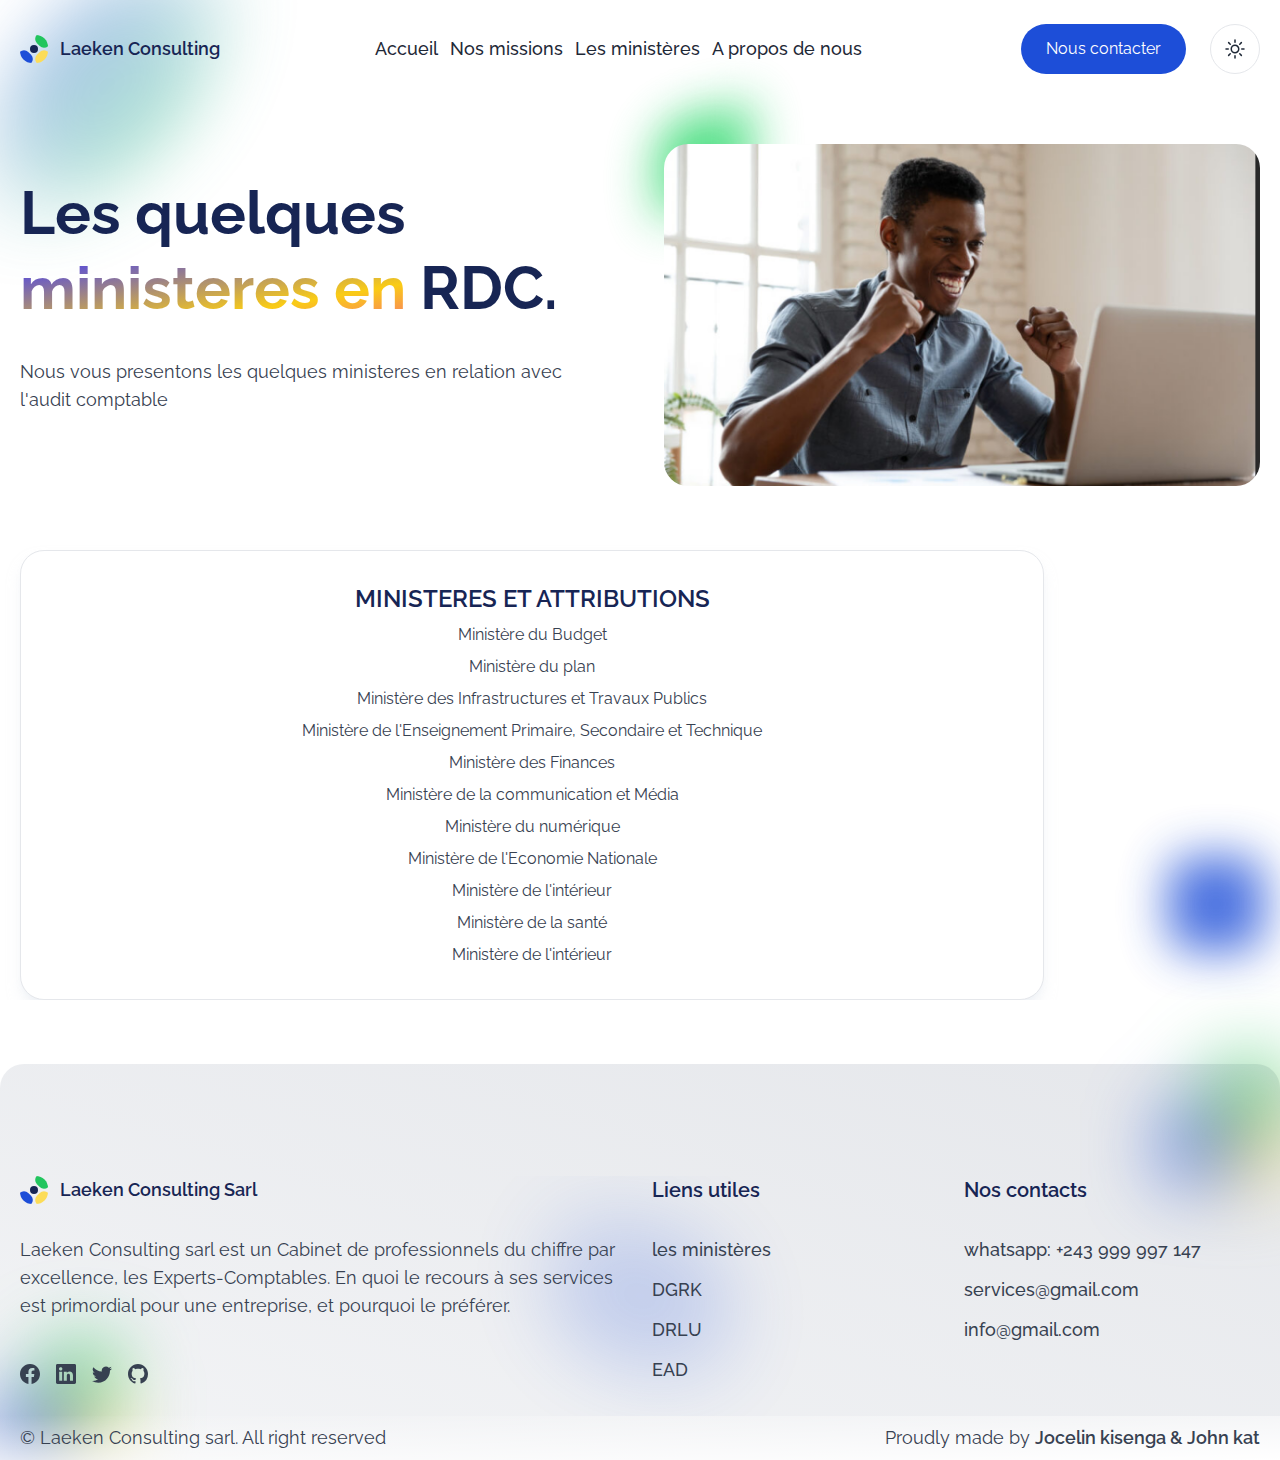
<file: ministeres.html>
<!DOCTYPE html>
<html lang="en">

<head>
    <meta charset="UTF-8">
    <meta name="viewport" content="width=device-width">
    <link rel="icon" type="image/svg+xml" href="./assets/images/logos/favicon.svg">
    <meta name="generator" content="Astro v2.2.0">
    <meta name="description" content="AgenceX - SEO Agency website landing page made with ASTROJS and TAILWINDCSS">
    <title>Laeken - Audit comptable</title>
    <link href="https://fonts.googleapis.com/css2?family=Raleway:wght@300;400;500;600;700&display=swap"
        rel="stylesheet">
    <link rel="stylesheet" href="./assets/css/style.css" />

</head>

<body class="overflow-hidden overflow-y-auto bg-body">

    <header class="absolute inset-x-0 top-0 z-50 py-6">
        <div class="mx-auto max-w-7xl w-full px-5 sm:px-8 md:px-14 lg:px-5 undefined">
            <nav class="w-full flex justify-between gap-6 relative">
                <!-- logo -->
                <div class="min-w-max inline-flex relative">
                    <a href="/" class="relative flex items-center gap-3">
                        <div class="relative w-7 h-7 overflow-hidden flex rounded-xl">
                            <span class="absolute w-4 h-4 -top-1 -right-1 bg-green-500 rounded-md rotate-45"></span>
                            <span class="absolute w-4 h-4 -bottom-1 -right-1 bg-[#FCDC58] rounded-md rotate-45"></span>
                            <span class="absolute w-4 h-4 -bottom-1 -left-1 bg-primary rounded-md rotate-45"></span>
                            <span
                                class="absolute w-2 h-2 rounded-full bg-heading-1 top-1/2 left-1/2 -translate-x-1/2 -translate-y-1/2"></span>
                        </div>
                        <div class="inline-flex text-lg font-semibold text-heading-1">
                            Laeken Consulting
                        </div>
                    </a>
                </div>

                <div data-nav-overlay aria-hidden="true"
                    class="fixed hidden inset-0 lg:!hidden bg-box-bg bg-opacity-50 backdrop-filter backdrop-blur-xl">
                </div>
                <div data-navbar
                    class="flex h-0 overflow-hidden lg:!h-auto lg:scale-y-100 duration-300 ease-linear flex-col gap-y-6 gap-x-4 lg:flex-row w-full lg:justify-between lg:items-center fixed absolute lg:relative top-full lg:top-0 bg-body lg:bg-transparent border-x border-x-box-border lg:border-x-0">
                    <ul
                        class="border-t border-box-border lg:border-t-0 px-6 lg:px-0 pt-6 lg:pt-0 flex flex-col lg:flex-row gap-y-4 gap-x-3 text-lg text-heading-2 w-full lg:justify-center  lg:items-center">
                        <li>
                            <a href="/" class="duration-300 font-medium ease-linear hover:text-primary py-3">
                                Accueil
                            </a>
                        </li>
                        <li>
                            <a href="/services.html"
                                class="ml-2 duration-300 font-medium ease-linear hover:text-primary py-3">
                                Nos missions
                            </a>
                        </li>
                        <li>
                            <a href="/ministeres.html"
                                class="ml-2 duration-300 font-medium ease-linear hover:text-primary py-3">
                                Les ministères
                            </a>
                        </li>
                        <li>
                            <a href="/about.html" class="duration-300 font-medium ease-linear hover:text-primary py-3">
                                A propos de nous
                            </a>
                        </li>
                        <li>

                        </li>
                    </ul>

                    <div
                        class="lg:min-w-max flex items-center sm:w-max w-full pb-6 lg:pb-0 border-b border-box-bg lg:border-0 px-6 lg:px-0">
                        <a href="./contact.html"
                            class="px-6 py-3 rounded-full outline-none relative overflow-hidden border duration-300 ease-linear
                    after:absolute after:inset-x-0 after:aspect-square after:scale-0 after:opacity-70 after:origin-center after:duration-300 after:ease-linear after:rounded-full after:top-0 after:left-0 after:bg-[#172554]
                    bg-primary border-transparent relative after:bg-[#172554] hover:border-[#172554] hover:after:opacity-100 hover:after:scale-[2.5] flex justify-center w-full sm:w-max">
                            <span class="relative text-white z-10">
                                Nous contacter
                            </span>
                        </a>
                    </div>
                </div>


                <div class="min-w-max flex items-center gap-x-3">
                    <button data-switch-theme
                        class="outline-none flex relative text-heading-2 rounded-full p-2 lg:p-3 border border-box-border ">
                        <svg xmlns="http://www.w3.org/2000/svg" fill="none" viewBox="0 0 24 24" stroke-width="1.5"
                            stroke="currentColor" class="w-6 h-6 dark:flex hidden">
                            <path stroke-linecap="round" stroke-linejoin="round"
                                d="M21.752 15.002A9.718 9.718 0 0118 15.75c-5.385 0-9.75-4.365-9.75-9.75 0-1.33.266-2.597.748-3.752A9.753 9.753 0 003 11.25C3 16.635 7.365 21 12.75 21a9.753 9.753 0 009.002-5.998z">
                            </path>
                        </svg>
                        <svg xmlns="http://www.w3.org/2000/svg" fill="none" viewBox="0 0 24 24" stroke-width="1.5"
                            stroke="currentColor" class="w-6 h-6 dark:hidden">
                            <path stroke-linecap="round" stroke-linejoin="round"
                                d="M12 3v2.25m6.364.386l-1.591 1.591M21 12h-2.25m-.386 6.364l-1.591-1.591M12 18.75V21m-4.773-4.227l-1.591 1.591M5.25 12H3m4.227-4.773L5.636 5.636M15.75 12a3.75 3.75 0 11-7.5 0 3.75 3.75 0 017.5 0z">
                            </path>
                        </svg>

                        <span class="sr-only">switch theme</span>
                    </button>

                    <button data-toggle-nav data-open-nav="false"
                        class="lg:hidden lg:invisible ml-2 outline-none w-7 h-auto flex flex-col relative items-center">
                        <span class=" w-8  text-heading-1 font-semibold ">Menu</span>
                        <!-- <span id="line1"
                            class="w-6 h-0.5 rounded-full bg-heading-2 transition-all duration-300 ease-linear"></span> -->
                        <span id="line2"
                            class="w-6 origin-center   h-0.5 rounded-ful bg-heading-2 transition-all duration-300 ease-linear"></span>
                        <span id="line3"
                            class="w-6 mt-1 h-0.5 rounded-ful bg-heading-2 transition-all duration-300 ease-linear"></span>
                        <span class="sr-only">togglenav</span>
                    </button>
                </div>
            </nav>
        </div>
    </header>

    <main class="flex flex-col gap-y-20 md:gap-y-32 overflow-hidden">
        <section class="relative pt-32 lg:pt-36">
            <div
                class="mx-auto max-w-7xl w-full px-5 sm:px-8 md:px-14 lg:px-5 flex flex-col lg:flex-row gap-10 lg:gap-12">
                <div class="absolute w-full lg:w-1/2 inset-y-0 lg:right-0 ">
                    <span
                        class="absolute -left-6 md:left-4 top-24 lg:top-28 w-24 h-24 rotate-90 skew-x-12 rounded-3xl bg-green-400 blur-xl opacity-60 lg:opacity-95 lg:block hidden"></span>
                    <span class="absolute right-4 bottom-12 w-24 h-24 rounded-3xl bg-primary blur-xl opacity-80"></span>
                </div><span
                    class="w-4/12 lg:w-2/12 aspect-square bg-gradient-to-tr from-primary to-green-400 absolute -top-5 lg:left-0 rounded-full skew-y-12 blur-2xl opacity-40 skew-x-12 rotate-90"></span>
                <div class="relative flex flex-col items-center text-center lg:text-left lg:py-7 xl:py-8 
        lg:items-start lg:max-w-none max-w-3xl mx-auto lg:mx-0 lg:flex-1 lg:w-1/2">

                    <h1 class="text-3xl/tight sm:text-4xl/tight md:text-5xl/tight xl:text-6xl/tight
             font-bold text-heading-1">
                    Les quelques   <span
                            class="text-transparent bg-clip-text bg-gradient-to-br from-indigo-600 from-10%  via-yellow-400   via-orange-400 via-70% via-30% to-red-400">
                            ministeres en </span>
                            RDC.
                    </h1>
                    <p class="md:text-lg text-heading-3 mt-8">
                        Nous vous presentons les quelques ministeres en relation avec l'audit comptable
                        <div class="mt-10  w-full flex max-w-md mx-auto lg:mx-0">

                    </div>
                </div>
                <div class="flex flex-1 lg:w-1/2 lg:h-auto relative lg:max-w-none lg:mx-0 mx-auto max-w-3xl">
                    <img src="./assets/images/image6.png" alt="Hero image" width="2350" height="2359"
                        class="lg:absolute lg:w-full lg:h-full rounded-3xl object-cover lg:max-h-none max-h-96">
                </div>
            </div>

            <section class="relative mt-12 md:mt-16">
                <div class="mx-auto max-w-7xl w-full px-5 sm:px-8 md:px-14 lg:px-5 undefined">
                    <div
                        class="mx-auto lg:mx-0 p-5 sm:p-6 py-6 sm:py-8 max-w-5xl rounded-3xl bg-box-bg border border-box-border shadow-lg  shadow-box-shadow md:divide-x divide-box-border grid grid-cols-1 md:grid-cols-1 gap-4 sm:gap-8 md:gap-6 lg:gap-12">
                        <div class="text-center">
                            <h2 class="font-semibold text-xl sm:text-2xl md:text-2xl text-heading-1">
                                MINISTERES ET ATTRIBUTIONS
                            </h2>
                            <p class="mt-2 text-heading-3"><a href="https://budget.gouv.cd/" target="_blank" rel="noopener noreferrer">Ministère du Budget</a></p>
                            <p class="mt-2 text-heading-3"><a href="https://medd.gouv.cd/wp-content/uploads/2022/03/Nouveau-Cadre-operationnel-des-GTS_12oct-2020.pdf" target="_blank" rel="noopener noreferrer">Ministère du plan</a> </p>
                            <p class="mt-2 text-heading-3"><a href="https://infrastructures.gouv.cd/" target="_blank" rel="noopener noreferrer">Ministère des Infrastructures et Travaux Publics</a> </p>
                            <p class="mt-2 text-heading-3"><a href="https://minesu.gouv.cd/" target="_blank" rel="noopener noreferrer">Ministère de l'Enseignement Primaire, Secondaire et Technique</a></p>
                            <p class="mt-2 text-heading-3"> <a href="https://finances.gouv.cd/services" target="_blank" rel="noopener noreferrer">Ministère des Finances</a></p>
                            <p class="mt-2 text-heading-3"> <a href="https://communication.gouv.cd/" target="_blank" rel="noopener noreferrer">Ministère de la communication et Média</a> 
                            </p>
                            <p class="mt-2 text-heading-3"> <a href="https://numerique.gouv.cd/" target="_blank" rel="noopener noreferrer">Ministère du numérique</a> 
                            </p>
                            <p class="mt-2 text-heading-3"> <a href="https://economie.gouv.cd/" target="_blank" rel="noopener noreferrer">Ministère de l'Economie Nationale</a>

                            </p>
                            <p class="mt-2 text-heading-3"> <a href="https://interieur.gouv.cd/" target="_blank" rel="noopener noreferrer">Ministère de l'intérieur</a>
                                
                            </p>
                            <p class="mt-2 text-heading-3"> <a href="https://sante.gouv.cd/" target="_blank" rel="noopener noreferrer">Ministère de la santé</a>
                                
                            </p>
                            <p class="mt-2 text-heading-3"> <a href="https://interieur.gouv.cd/" target="_blank" rel="noopener noreferrer">Ministère de l'intérieur</a>
                                
                            </p>
                        </div>

                        <!-- <div class="text-center">
                            <h2 class="font-semibold text-xl sm:text-2xl md:text-4xl text-heading-1">
                              Manus
                            </h2>
                            <p class="mt-2 text-heading-3">Projects</p>
                            <p class="mt-2 text-heading-3"> projects Analyser</p>
                            <p class="mt-2 text-heading-3"> projects Analyser</p>
                            <p class="mt-2 text-heading-3"> projects Analyser</p>
                            <p class="mt-2 text-heading-3"> projects Analyser</p>
                            <p class="mt-2 text-heading-3"> projects Analyser</p>
                            <p class="mt-2 text-heading-3"> projects Analyser</p>
                        </div>

                        <div class="text-center">
                            <h2 class="font-semibold text-xl sm:text-2xl md:text-4xl text-heading-1">
                                EAD
                            </h2>
                            <p class="mt-2 text-heading-3">client heureux</p>
                            <p class="mt-2 text-heading-3"> projects Analyser</p>
                            <p class="mt-2 text-heading-3"> projects Analyser</p>
                            <p class="mt-2 text-heading-3"> projects Analyser</p>
                            <p class="mt-2 text-heading-3"> projects Analyser</p>
                            <p class="mt-2 text-heading-3"> projects Analyser</p>
                            <p class="mt-2 text-heading-3"> projects Analyser</p>
                        </div>

                        <div class="text-center">
                            <h2 class="font-semibold text-xl sm:text-2xl md:text-4xl text-heading-1">
                                ministeres de finance
                            </h2>
                            <p class="mt-2 text-heading-3">Années d'expérience</p>
                            <p class="mt-2 text-heading-3"> projects Analyser</p>
                            <p class="mt-2 text-heading-3"> projects Analyser</p>
                            <p class="mt-2 text-heading-3"> projects Analyser</p>
                            <p class="mt-2 text-heading-3"> projects Analyser</p>
                            <p class="mt-2 text-heading-3"> projects Analyser</p>
                        </div> -->
                    </div>
                </div>
            </section>
        </section>


    </main>

    <div class="mt-16"></div>
    <footer class="relative  bg-gradient-to-tr from-gray-100 to-gray-200 dark:from-gray-900 pt-28 rounded-t-3xl">
        <div class="absolute right-0 top-0 h-full w-full flex justify-end">
            <div class="w-28 h-28 overflow-hidden flex rounded-xl relative blur-2xl">
                <span class="absolute w-16 h-16 -top-1 -right-1 bg-green-500 rounded-md rotate-45"></span>
                <span class="absolute w-16 h-16 -bottom-1 -right-1 bg-[#FCDC58] rounded-md rotate-45"></span>
                <span class="absolute w-16 h-16 -bottom-1 -left-1 bg-primary rounded-md rotate-45"></span>
            </div>
        </div>

        <div class="absolute left-0 bottom-0 h-full w-full flex items-end">
            <div class="w-28 h-28 overflow-hidden flex rounded-xl relative blur-2xl">
                <span class="absolute w-16 h-16 -top-1 -right-1 bg-green-500 rounded-md rotate-45"></span>
                <span class="absolute w-16 h-16 -bottom-1 -right-1 bg-[#FCDC58] rounded-md rotate-45"></span>
                <span class="absolute w-16 h-16 -bottom-1 -left-1 bg-primary rounded-md rotate-45"></span>
            </div>
        </div>
        <div class="mx-auto max-w-7xl w-full px-5 sm:px-8 md:px-14 lg:px-5 pb-8 relative overflow-hidden">
            <span
                class="absolute top-1/2 left-1/2 -translate-y-1/2 -translate-x-1/2 blur-2xl opacity-20 w-24 h-16 sm:w-48 sm:h-36 rounded-full rotate-12 skew-x-6 bg-primary"></span>
            <div class="grid grid-cols-2 lg:grid-cols-2 lg:items-stretch gap-6 relative">
                <div class="col-span-2 lg:col-span-1 h-auto flex flex-col">
                    <div class="h-full">
                        <a href="#" class="relative flex items-center gap-3">
                            <div class="relative w-7 h-7 overflow-hidden flex rounded-xl">
                                <span class="absolute w-4 h-4 -top-1 -right-1 bg-green-500 rounded-md rotate-45"></span>
                                <span
                                    class="absolute w-4 h-4 -bottom-1 -right-1 bg-[#FCDC58] rounded-md rotate-45"></span>
                                <span class="absolute w-4 h-4 -bottom-1 -left-1 bg-primary rounded-md rotate-45"></span>
                                <span
                                    class="absolute w-2 h-2 rounded-full bg-heading-1 top-1/2 left-1/2 -translate-x-1/2 -translate-y-1/2"></span>
                            </div>
                            <div class="inline-flex text-lg font-semibold text-heading-1">
                                Laeken Consulting Sarl
                            </div>
                        </a>
                        <p class="md:text-lg text-heading-3 mt-8">

                            Laeken Consulting sarl est un Cabinet de professionnels du chiffre par excellence, les
                            Experts-Comptables. En quoi le recours à ses services est primordial pour une entreprise, et
                            pourquoi le préférer.

                        </p>
                    </div>

                    <!-- social links -->
                    <div class="min-h-max flex items-center gap-4 text-heading-3 mt-8">
                        <a href="#" class="transition hover:text-heading-1 hover:scale-105">
                            <svg xmlns="http://www.w3.org/2000/svg" width="16" height="16" fill="currentColor"
                                class="w-5 h-5" viewBox="0 0 16 16">
                                <path
                                    d="M16 8.049c0-4.446-3.582-8.05-8-8.05C3.58 0-.002 3.603-.002 8.05c0 4.017 2.926 7.347 6.75 7.951v-5.625h-2.03V8.05H6.75V6.275c0-2.017 1.195-3.131 3.022-3.131.876 0 1.791.157 1.791.157v1.98h-1.009c-.993 0-1.303.621-1.303 1.258v1.51h2.218l-.354 2.326H9.25V16c3.824-.604 6.75-3.934 6.75-7.951z">
                                </path>
                            </svg>
                            <span class="sr-only">Réseaux sociaux</span>
                        </a>

                        <a href="#" class="transition hover:text-heading-1 hover:scale-105">
                            <svg xmlns="http://www.w3.org/2000/svg" width="16" height="16" fill="currentColor"
                                class="w-5 h-5" viewBox="0 0 16 16">
                                <path
                                    d="M0 1.146C0 .513.526 0 1.175 0h13.65C15.474 0 16 .513 16 1.146v13.708c0 .633-.526 1.146-1.175 1.146H1.175C.526 16 0 15.487 0 14.854V1.146zm4.943 12.248V6.169H2.542v7.225h2.401zm-1.2-8.212c.837 0 1.358-.554 1.358-1.248-.015-.709-.52-1.248-1.342-1.248-.822 0-1.359.54-1.359 1.248 0 .694.521 1.248 1.327 1.248h.016zm4.908 8.212V9.359c0-.216.016-.432.08-.586.173-.431.568-.878 1.232-.878.869 0 1.216.662 1.216 1.634v3.865h2.401V9.25c0-2.22-1.184-3.252-2.764-3.252-1.274 0-1.845.7-2.165 1.193v.025h-.016a5.54 5.54 0 0 1 .016-.025V6.169h-2.4c.03.678 0 7.225 0 7.225h2.4z">
                                </path>
                            </svg>
                            <span class="sr-only">social link</span>
                        </a>

                        <a href="#" class="transition hover:text-heading-1 hover:scale-105">
                            <svg xmlns="http://www.w3.org/2000/svg" width="16" height="16" fill="currentColor"
                                class="w-5 h-5" viewBox="0 0 16 16">
                                <path
                                    d="M5.026 15c6.038 0 9.341-5.003 9.341-9.334 0-.14 0-.282-.006-.422A6.685 6.685 0 0 0 16 3.542a6.658 6.658 0 0 1-1.889.518 3.301 3.301 0 0 0 1.447-1.817 6.533 6.533 0 0 1-2.087.793A3.286 3.286 0 0 0 7.875 6.03a9.325 9.325 0 0 1-6.767-3.429 3.289 3.289 0 0 0 1.018 4.382A3.323 3.323 0 0 1 .64 6.575v.045a3.288 3.288 0 0 0 2.632 3.218 3.203 3.203 0 0 1-.865.115 3.23 3.23 0 0 1-.614-.057 3.283 3.283 0 0 0 3.067 2.277A6.588 6.588 0 0 1 .78 13.58a6.32 6.32 0 0 1-.78-.045A9.344 9.344 0 0 0 5.026 15z">
                                </path>
                            </svg>
                            <span class="sr-only">social link</span>
                        </a>

                        <a href="#" class="transition hover:text-heading-1 hover:scale-105">
                            <svg xmlns="http://www.w3.org/2000/svg" width="16" height="16" fill="currentColor"
                                class="w-5 h-5" viewBox="0 0 16 16">
                                <path
                                    d="M8 0C3.58 0 0 3.58 0 8c0 3.54 2.29 6.53 5.47 7.59.4.07.55-.17.55-.38 0-.19-.01-.82-.01-1.49-2.01.37-2.53-.49-2.69-.94-.09-.23-.48-.94-.82-1.13-.28-.15-.68-.52-.01-.53.63-.01 1.08.58 1.23.82.72 1.21 1.87.87 2.33.66.07-.52.28-.87.51-1.07-1.78-.2-3.64-.89-3.64-3.95 0-.87.31-1.59.82-2.15-.08-.2-.36-1.02.08-2.12 0 0 .67-.21 2.2.82.64-.18 1.32-.27 2-.27.68 0 1.36.09 2 .27 1.53-1.04 2.2-.82 2.2-.82.44 1.1.16 1.92.08 2.12.51.56.82 1.27.82 2.15 0 3.07-1.87 3.75-3.65 3.95.29.25.54.73.54 1.48 0 1.07-.01 1.93-.01 2.2 0 .21.15.46.55.38A8.012 8.012 0 0 0 16 8c0-4.42-3.58-8-8-8z">
                                </path>
                            </svg>
                            <span class="sr-only">Réseaux sociaux</span>
                        </a>
                    </div>
                </div>

                <div class="grid md:grid-cols-2 gap-4 h-max">
                    <nav class="space-y-8">
                        <h2 class="capitalze font-semibold text-heading-1 text-xl">
                            Liens utiles
                        </h2>
                        <ul class="space-y-3 font-medium md:text-lg text-heading-3">
                            <li>
                                <a href="/ministeres.html" class="transition hover:text-primary">
                                    les ministères
                                </a>
                            </li>
                            <li>
                                <a href="http://edec.e-dgrk.com:8080/" target="_blank" class="transition hover:text-primary">
                                    DGRK
                                </a>
                            </li>
                            <li>
                                <a href="https://www.drlu-rdc.com/" target="_blank" class="transition hover:text-primary">
                                    DRLU
                                </a>
                            </li>
                            <li>
                                <a href="http://leganet.cd/Legislation/Droit%20Public/Administration.ter/L.08.16.17.10.2008.htm" target="_blank" class="transition hover:text-primary">
                                    EAD
                                </a>
                            </li>
                        </ul>
                    </nav>
                    <nav class="space-y-8">
                        <h2 class="capitalze font-semibold text-heading-1 text-xl">
                            Nos contacts
                        </h2>
                        <ul class="space-y-3 font-medium md:text-lg text-heading-3">
                            <li>
                                <a href="https://wa.me/243850244690?text=Je%20suis%20interessé%20par%20vos%20services" class="transition hover:text-primary">
                                   whatsapp: +243 999 997 147
                                </a>
                            </li>
                            <li>
                                <a href="#" class="transition hover:text-primary">
                                    services@gmail.com
                                </a>
                            </li>
                            <li>
                                <a href="#" class="transition hover:text-primary">
                                    info@gmail.com
                                </a>
                            </li>
                        </ul>
                    </nav>
                </div>



            </div>
        </div>
        <div class=" bg-gradient-to-tl from-box-bg py-2 relative">
            <div class="mx-auto max-w-7xl w-full px-5 sm:px-8 md:px-14 lg:px-5 undefined">
                <div class="flex justify-between items-center gap-6 md:text-lg text-heading-3">
                    <div>
                        &copy; <span id="year"></span> Laeken Consulting sarl. All right reserved
                    </div>
                    <div>
                        Proudly made by <a href="https://github.com/jocelinkisenga" target="_blank"
                            class="font-semibold">Jocelin kisenga & John kat</a>
                    </div>
                </div>
            </div>
        </div>
    </footer>


    <script src="./assets/js/main.js"></script>
</body>

</html>
</file>
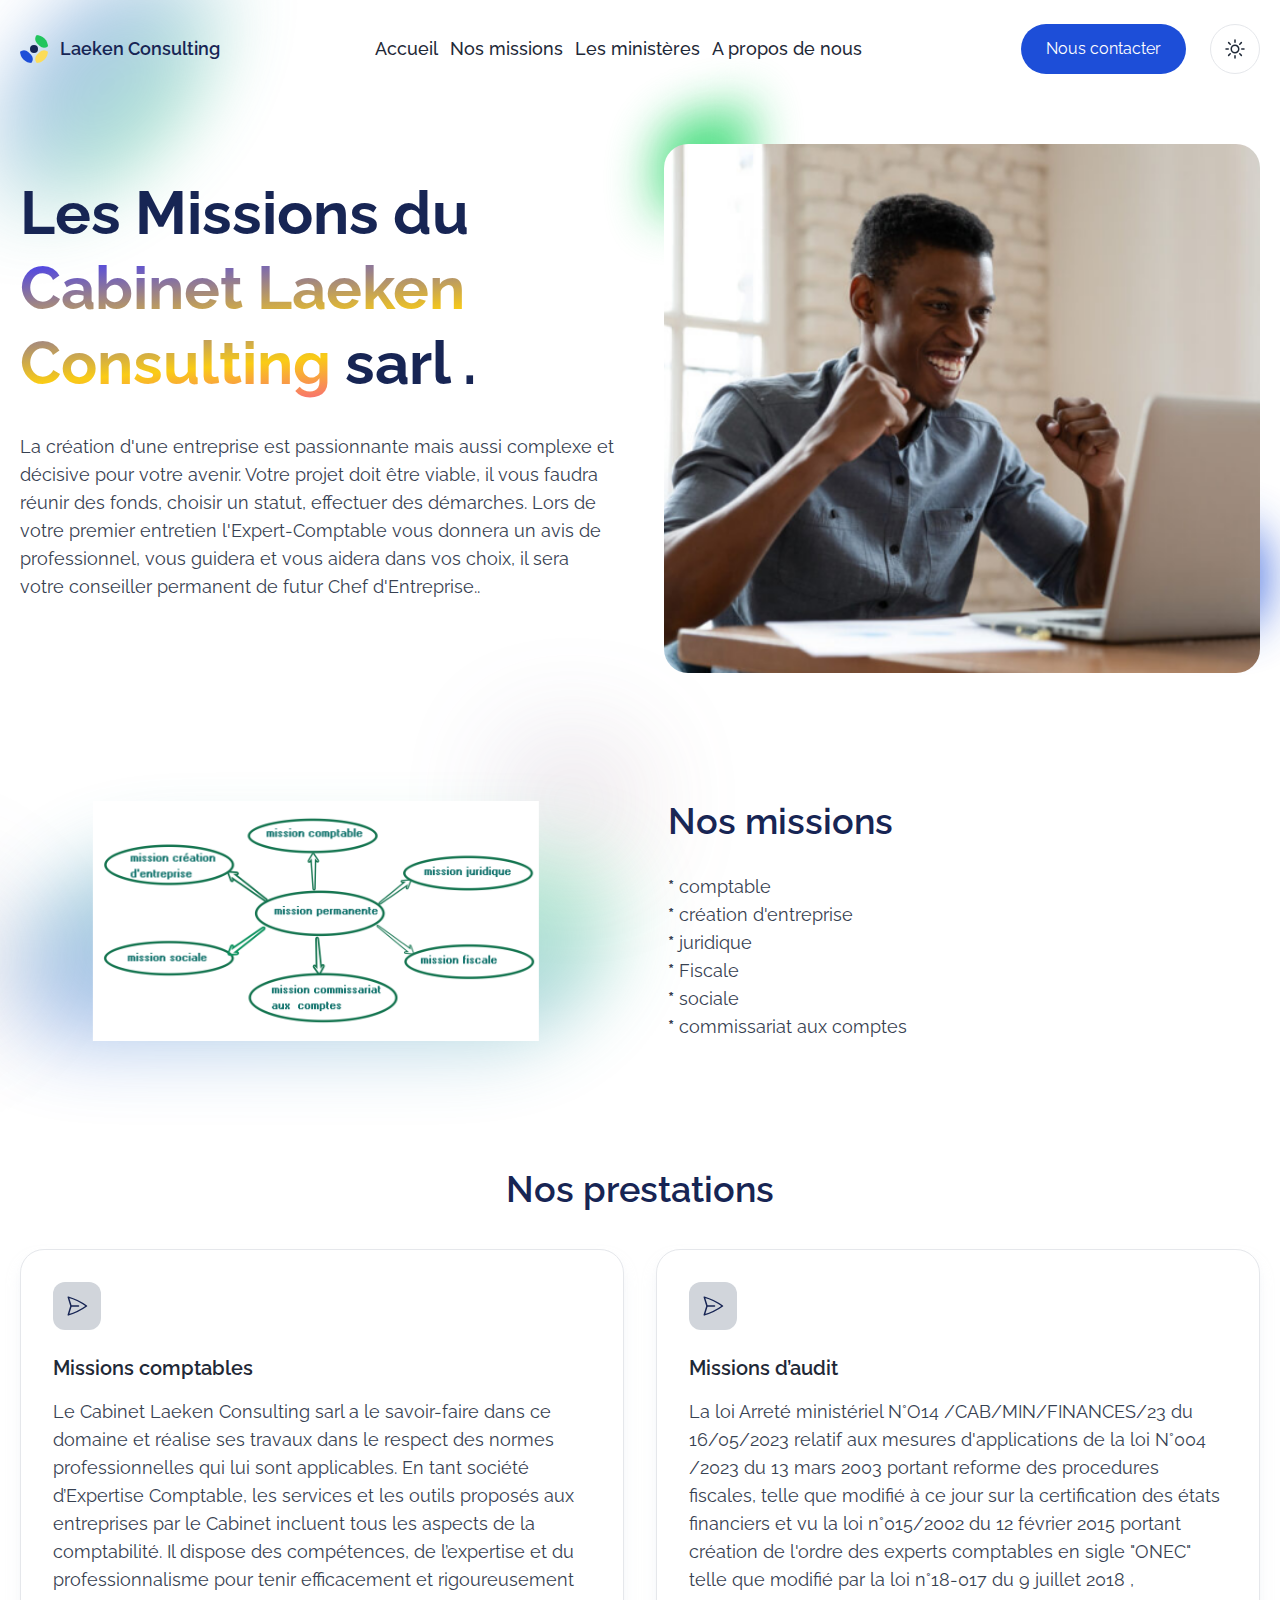
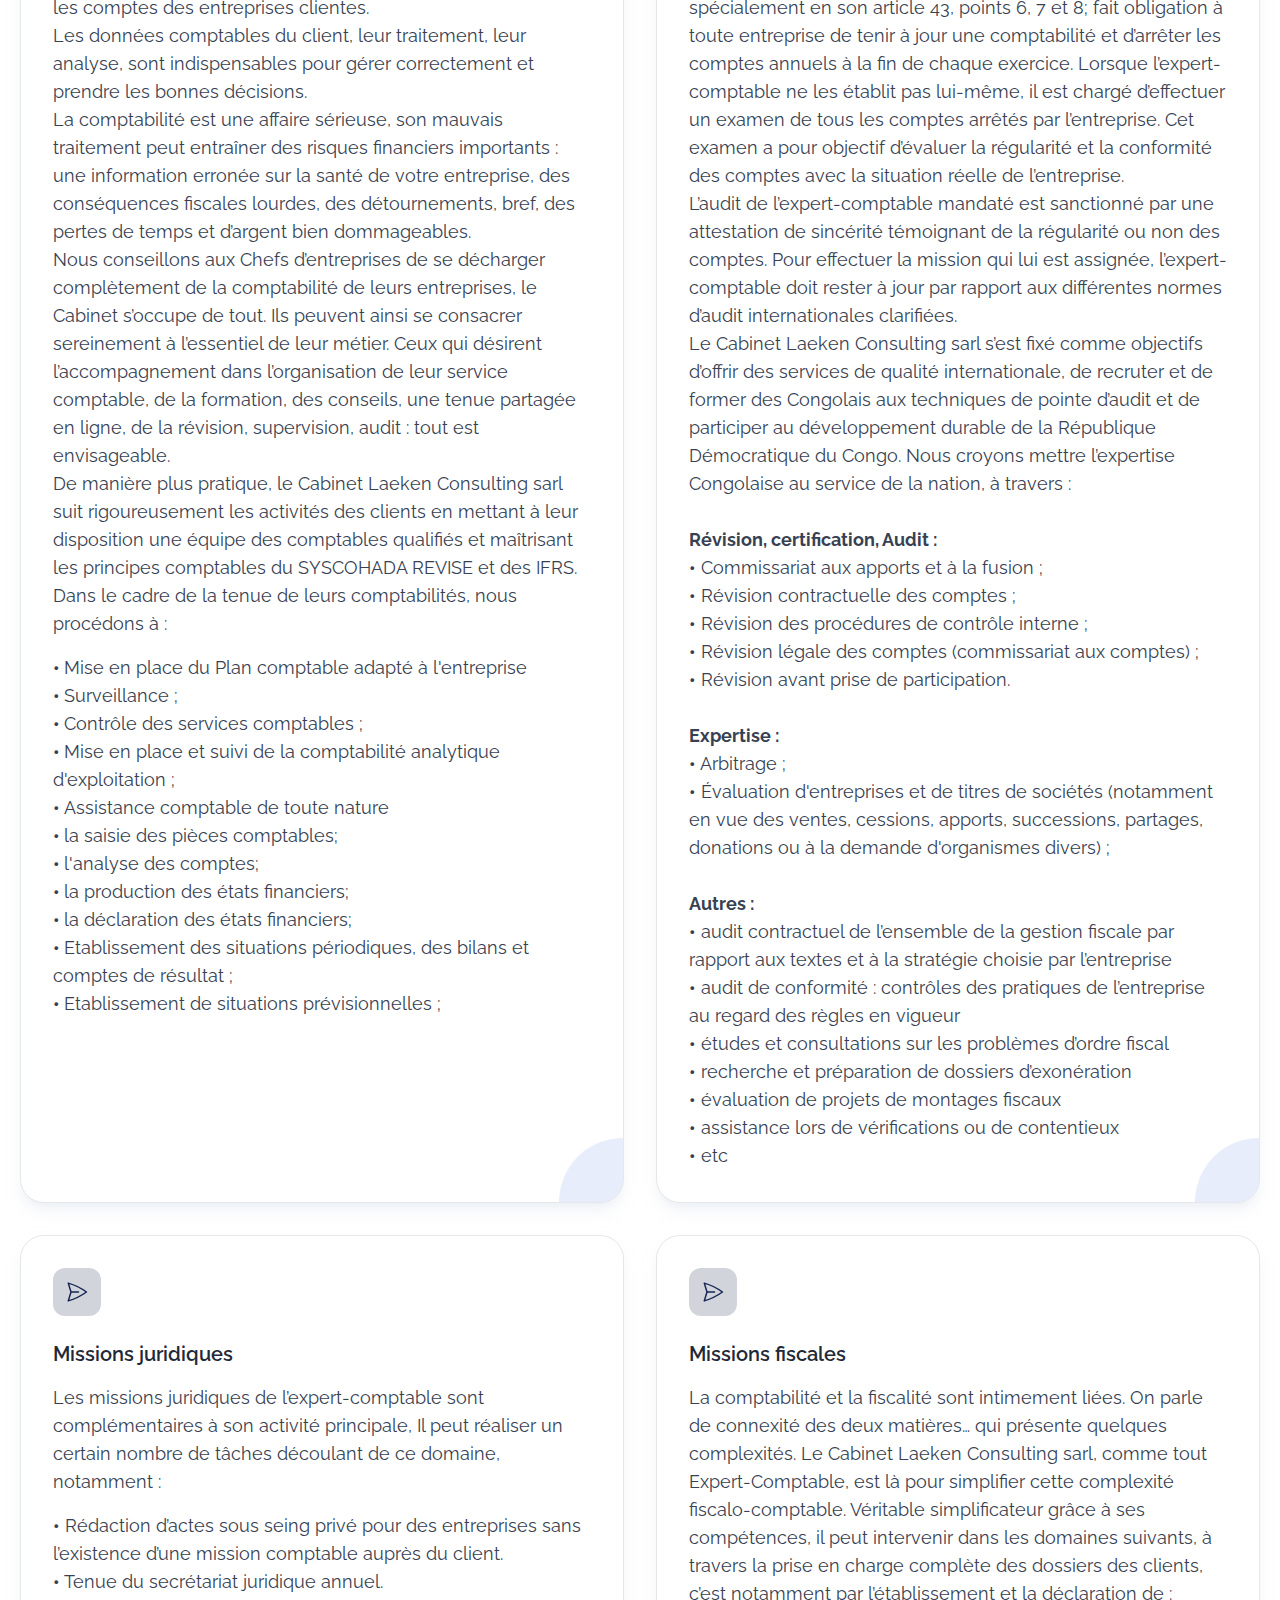
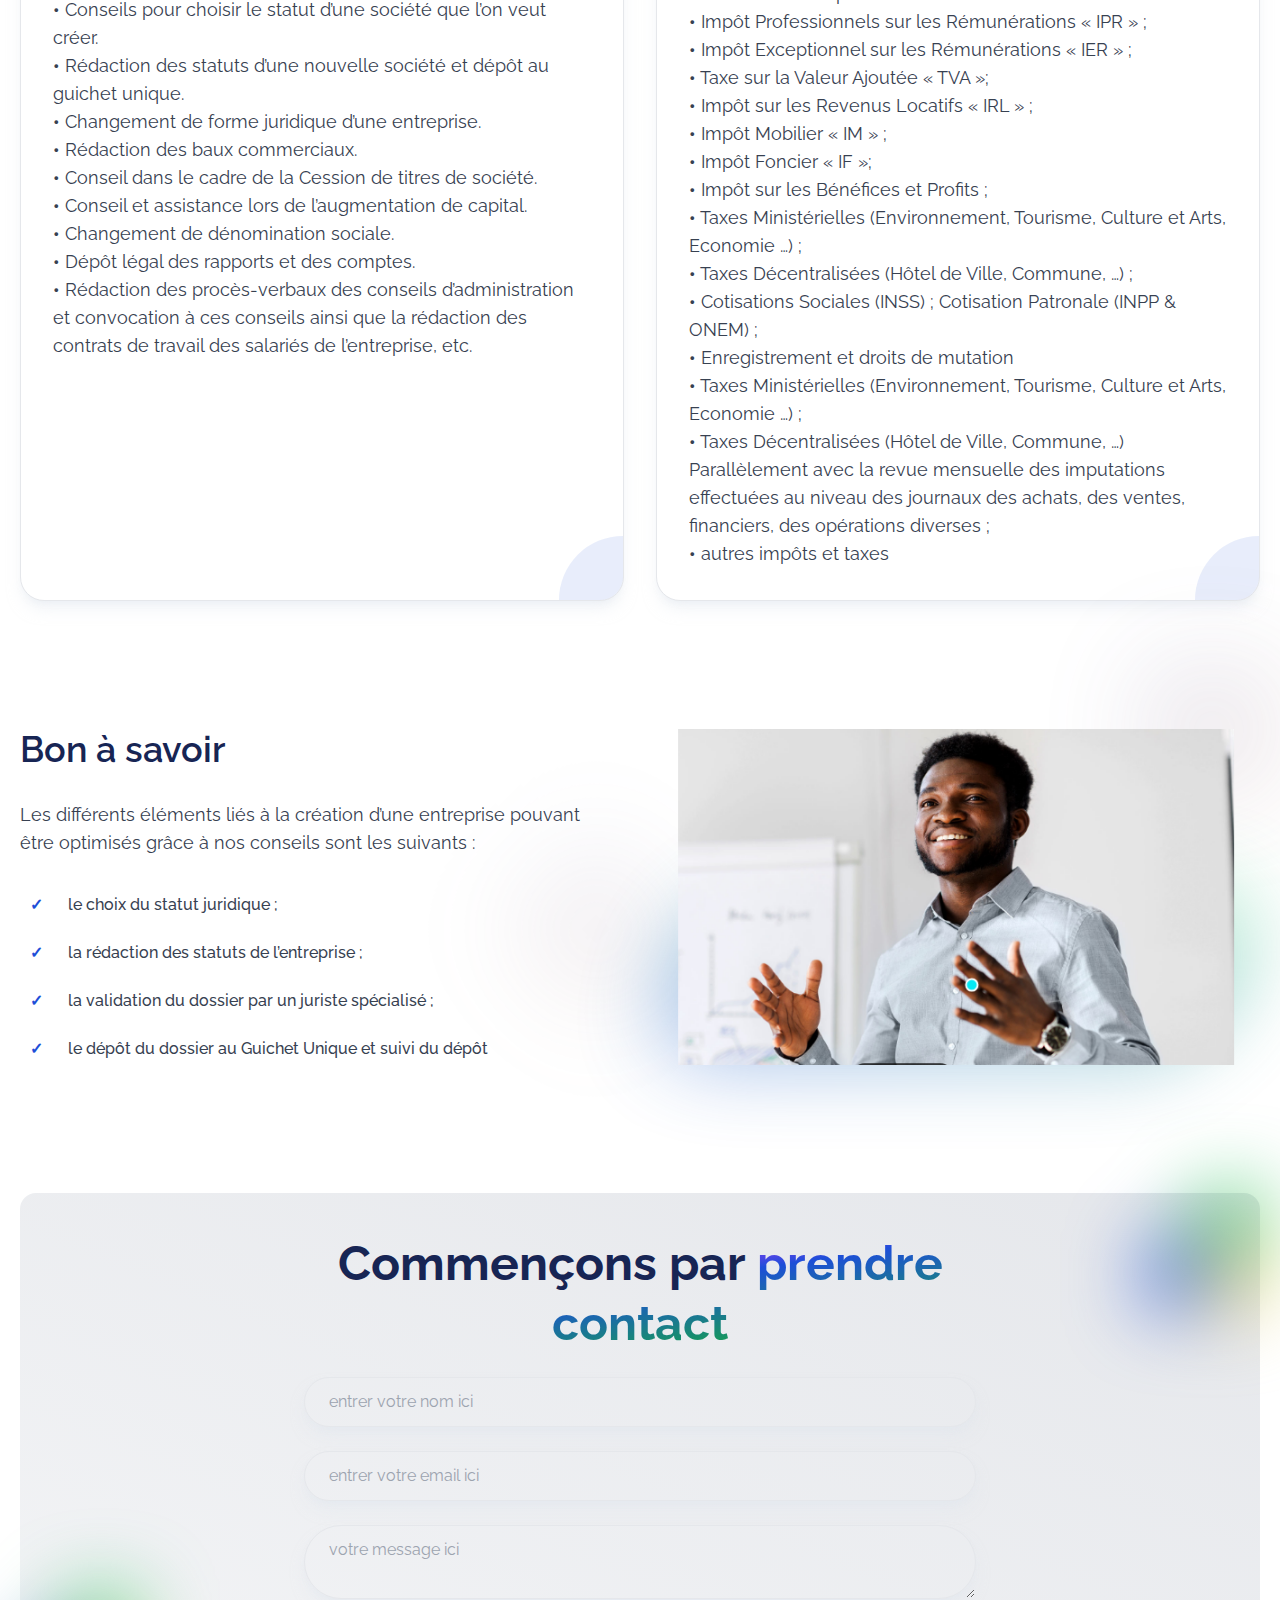
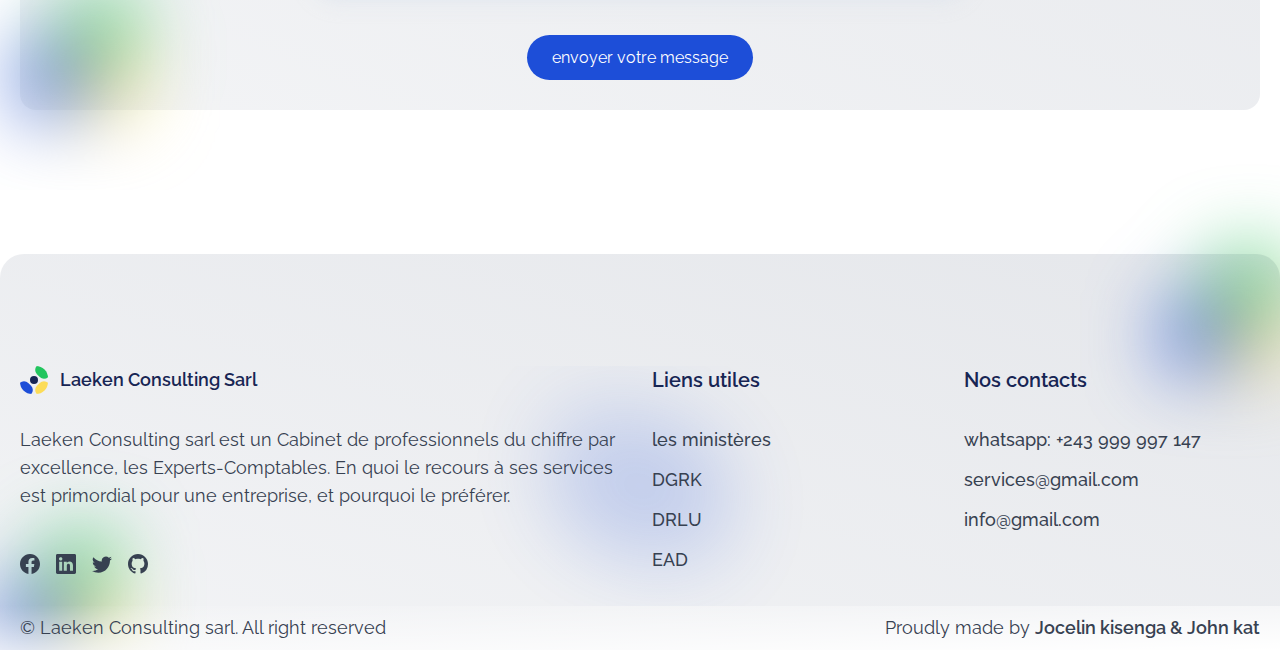
<file: services.html>
<!DOCTYPE html>
<html lang="en">

<head>
    <meta charset="UTF-8">
    <meta name="viewport" content="width=device-width">
    <link rel="icon" type="image/svg+xml" href="./assets/images/logos/favicon.svg">
    <meta name="generator" content="Astro v2.2.0">
    <meta name="description" content="AgenceX - SEO Agency website landing page made with ASTROJS and TAILWINDCSS">
    <title>Laeken- Audit comptable</title>
    <link href="https://fonts.googleapis.com/css2?family=Raleway:wght@300;400;500;600;700&display=swap"
        rel="stylesheet">
    <link rel="stylesheet" href="./assets/css/style.css" />

</head>

<body class="overflow-hidden overflow-y-auto bg-body">
    <header class="absolute inset-x-0 top-0 z-50 py-6">
        <div class="mx-auto max-w-7xl w-full px-5 sm:px-8 md:px-14 lg:px-5 undefined">
            <nav class="w-full flex justify-between gap-6 relative">
                <!-- logo -->
                <div class="min-w-max inline-flex relative">
                    <a href="/" class="relative flex items-center gap-3">
                        <div class="relative w-7 h-7 overflow-hidden flex rounded-xl">
                            <span class="absolute w-4 h-4 -top-1 -right-1 bg-green-500 rounded-md rotate-45"></span>
                            <span class="absolute w-4 h-4 -bottom-1 -right-1 bg-[#FCDC58] rounded-md rotate-45"></span>
                            <span class="absolute w-4 h-4 -bottom-1 -left-1 bg-primary rounded-md rotate-45"></span>
                            <span
                                class="absolute w-2 h-2 rounded-full bg-heading-1 top-1/2 left-1/2 -translate-x-1/2 -translate-y-1/2"></span>
                        </div>
                        <div class="inline-flex text-lg font-semibold text-heading-1">
                            Laeken Consulting
                        </div>
                    </a>
                </div>

                <div data-nav-overlay aria-hidden="true"
                    class="fixed hidden inset-0 lg:!hidden bg-box-bg bg-opacity-50 backdrop-filter backdrop-blur-xl">
                </div>
                <div data-navbar
                    class="flex h-0 overflow-hidden lg:!h-auto lg:scale-y-100 duration-300 ease-linear flex-col gap-y-6 gap-x-4 lg:flex-row w-full lg:justify-between lg:items-center fixed absolute lg:relative top-full lg:top-0 bg-body lg:bg-transparent border-x border-x-box-border lg:border-x-0">
                    <ul
                        class="border-t border-box-border lg:border-t-0 px-6 lg:px-0 pt-6 lg:pt-0 flex flex-col lg:flex-row gap-y-4 gap-x-3 text-lg text-heading-2 w-full lg:justify-center  lg:items-center">
                        <li>
                            <a href="/" class="duration-300 font-medium ease-linear hover:text-primary py-3">
                                Accueil
                            </a>
                        </li>
                        <li>
                            <a href="/services.html"
                                class="ml-2 duration-300 font-medium ease-linear hover:text-primary py-3">
                                Nos missions
                            </a>
                        </li>
                        <li>
                            <a href="/ministeres.html"
                                class="ml-2 duration-300 font-medium ease-linear hover:text-primary py-3">
                                Les ministères
                            </a>
                        </li>
                        <li>
                            <a href="/about.html" class="duration-300 font-medium ease-linear hover:text-primary py-3">
                                A propos de nous
                            </a>
                        </li>
                        <li>

                        </li>
                    </ul>

                    <div
                        class="lg:min-w-max flex items-center sm:w-max w-full pb-6 lg:pb-0 border-b border-box-bg lg:border-0 px-6 lg:px-0">
                        <a href="./contact.html"
                            class="px-6 py-3 rounded-full outline-none relative overflow-hidden border duration-300 ease-linear
                    after:absolute after:inset-x-0 after:aspect-square after:scale-0 after:opacity-70 after:origin-center after:duration-300 after:ease-linear after:rounded-full after:top-0 after:left-0 after:bg-[#172554]
                    bg-primary border-transparent relative after:bg-[#172554] hover:border-[#172554] hover:after:opacity-100 hover:after:scale-[2.5] flex justify-center w-full sm:w-max">
                            <span class="relative text-white z-10">
                                Nous contacter
                            </span>
                        </a>
                    </div>
                </div>


                <div class="min-w-max flex items-center gap-x-3">
                    <button data-switch-theme
                        class="outline-none flex relative text-heading-2 rounded-full p-2 lg:p-3 border border-box-border ">
                        <svg xmlns="http://www.w3.org/2000/svg" fill="none" viewBox="0 0 24 24" stroke-width="1.5"
                            stroke="currentColor" class="w-6 h-6 dark:flex hidden">
                            <path stroke-linecap="round" stroke-linejoin="round"
                                d="M21.752 15.002A9.718 9.718 0 0118 15.75c-5.385 0-9.75-4.365-9.75-9.75 0-1.33.266-2.597.748-3.752A9.753 9.753 0 003 11.25C3 16.635 7.365 21 12.75 21a9.753 9.753 0 009.002-5.998z">
                            </path>
                        </svg>
                        <svg xmlns="http://www.w3.org/2000/svg" fill="none" viewBox="0 0 24 24" stroke-width="1.5"
                            stroke="currentColor" class="w-6 h-6 dark:hidden">
                            <path stroke-linecap="round" stroke-linejoin="round"
                                d="M12 3v2.25m6.364.386l-1.591 1.591M21 12h-2.25m-.386 6.364l-1.591-1.591M12 18.75V21m-4.773-4.227l-1.591 1.591M5.25 12H3m4.227-4.773L5.636 5.636M15.75 12a3.75 3.75 0 11-7.5 0 3.75 3.75 0 017.5 0z">
                            </path>
                        </svg>

                        <span class="sr-only">switch theme</span>
                    </button>

                    <button data-toggle-nav data-open-nav="false"
                        class="lg:hidden lg:invisible ml-2 outline-none w-7 h-auto flex flex-col relative items-center">
                        <span class=" w-8  text-heading-1 font-semibold ">Menu</span>
                        <!-- <span id="line1"
                            class="w-6 h-0.5 rounded-full bg-heading-2 transition-all duration-300 ease-linear"></span> -->
                        <span id="line2"
                            class="w-6 origin-center   h-0.5 rounded-ful bg-heading-2 transition-all duration-300 ease-linear"></span>
                        <span id="line3"
                            class="w-6 mt-1 h-0.5 rounded-ful bg-heading-2 transition-all duration-300 ease-linear"></span>
                        <span class="sr-only">togglenav</span>
                    </button>
                </div>
            </nav>
        </div>
    </header>
    <main class="flex flex-col gap-y-20 md:gap-y-32 overflow-hidden">
        <section class="relative pt-32 lg:pt-36">
            <div
                class="mx-auto max-w-7xl w-full px-5 sm:px-8 md:px-14 lg:px-5 flex flex-col lg:flex-row gap-10 lg:gap-12">
                <div class="absolute w-full lg:w-1/2 inset-y-0 lg:right-0 ">
                    <span
                        class="absolute -left-6 md:left-4 top-24 lg:top-28 w-24 h-24 rotate-90 skew-x-12 rounded-3xl bg-green-400 blur-xl opacity-60 lg:opacity-95 lg:block hidden"></span>
                    <span class="absolute right-4 bottom-12 w-24 h-24 rounded-3xl bg-primary blur-xl opacity-80"></span>
                </div><span
                    class="w-4/12 lg:w-2/12 aspect-square bg-gradient-to-tr from-primary to-green-400 absolute -top-5 lg:left-0 rounded-full skew-y-12 blur-2xl opacity-40 skew-x-12 rotate-90"></span>
                <div class="relative flex flex-col items-center text-center lg:text-left lg:py-7 xl:py-8 
        lg:items-start lg:max-w-none max-w-3xl mx-auto lg:mx-0 lg:flex-1 lg:w-1/2">

                    <h1 class="text-3xl/tight sm:text-4xl/tight md:text-5xl/tight xl:text-6xl/tight
             font-bold text-heading-1">
                    Les Missions du   <span
                            class="text-transparent bg-clip-text bg-gradient-to-br from-indigo-600 from-10%  via-yellow-400   via-orange-400 via-70% via-30% to-red-400">
                            Cabinet  Laeken Consulting</span>
                            sarl .
                    </h1>
                    <p class="md:text-lg text-heading-3 mt-8">
                        La création d'une entreprise est passionnante mais aussi complexe et décisive pour votre avenir. 
                        Votre projet doit être viable, il vous faudra réunir des fonds, choisir un statut, effectuer des démarches. 
                        Lors de votre premier entretien l'Expert-Comptable vous donnera un avis de professionnel, vous guidera et
                         vous aidera dans vos choix, il sera votre conseiller permanent de futur Chef d'Entreprise..</p>
                    <div class="mt-10  w-full flex max-w-md mx-auto lg:mx-0">

                    </div>
                </div>
                <div class="flex flex-1 lg:w-1/2 lg:h-auto relative lg:max-w-none lg:mx-0 mx-auto max-w-3xl">
                    <img src="./assets/images/image6.png" alt="Hero image" width="2350" height="2359"
                        class="lg:absolute lg:w-full lg:h-full rounded-3xl object-cover lg:max-h-none max-h-96">
                </div>
            </div>


        </section>
        <section id="about-us">
            <div
                class="mx-auto max-w-7xl w-full px-5 sm:px-8 md:px-14 lg:px-5 flex flex-col midmd:flex-row gap-10 lg:gap-12">
                <div
                    class="max-w-md mx-auto midmd:max-w-none lg:mx-0  lg:pr-10 xl:pr-2 flex-1 flex w-11/12 midmd:w-5/12 lg:w-1/2 midmd:h-auto">
                    <div class="w-full h-80 sm:h-96 midmd:h-full relative">
                        <div
                            class="absolute rotate-45 -left-5 md:-left-10 lg:-left-20 xl:-left-24 p-1 top-1/2 w-16 h-16 bg-gradient-to-br from-primary to-orange-400 blur-3xl opacity-50">
                        </div>
                        <div
                            class="absolute  p-1 -top-4 md:-top-10 right-0 w-20 h-20 bg-gradient-to-br from-primary to-orange-400 rounded-full blur-3xl opacity-60">
                        </div>

                        <span
                            class="absolute w-full aspect-[16/5] -skew-x-12 rounded-full bg-gradient-to-tr from-primary to-green-400 opacity-40 blur-2xl left-0 bottom-0"></span>
                        <img src="./assets/images/lk.png" alt="banner image" width="1240" height="1385"
                            class=" w-auto left-1/2 -translate-x-1/2 absolute bottom-0 max-h-full">
                    </div>
                </div>
                <div class="flex-1 flex midmd:w-7/12 lg:w-1/2 flex-col">
                    <h1 class="text-heading-1 font-semibold text-2xl sm:text-3xl md:text-4xl">

                        Nos missions

                    </h1>
                    <p class="md:text-lg text-heading-3 mt-8">
                        <strong>*</strong>  comptable <br>
                        <strong>*</strong>  création d'entreprise <br>
                        <strong>*</strong>  juridique <br>
                        <strong>*</strong>   Fiscale <br>
                        <strong>*</strong>  sociale <br>
                        <strong>*</strong>  commissariat aux comptes
                    </p>
 </div>
                </div>
            </div>
        </section>
        <section id="services">
            <div class="mx-auto max-w-7xl w-full px-5 sm:px-8 md:px-14 lg:px-5 space-y-10 md:sapce-y-12">
                <div class="text-center max-w-3xl mx-auto space-y-4">
                    <h1 class="text-heading-1 font-semibold text-2xl sm:text-3xl md:text-4xl">

                        Nos prestations

                    </h1>
                    <p class="md:text-lg text-heading-3 undefined">



                    </p>
                </div>
                <div class="grid sm:grid-cols-2 lg:grid-cols-2 gap-6 lg:gap-8">
                    <div
                        class="p-5 sm:p-6 lg:p-8 rounded-3xl border border-box-border bg-box-bg shadow-lg shadow-box-shadow relative overflow-hidden">
                        <div class="rounded-xl bg-gray-300 dark:bg-gray-950 p-3 text-heading-1 w-max relative">
                            <span>
                                <svg xmlns="http://www.w3.org/2000/svg" fill="none" viewBox="0 0 24 24"
                                    stroke-width="1.5" stroke="currentColor" class="w-6 h-6">
                                    <path stroke-linecap="round" stroke-linejoin="round"
                                        d="M6 12L3.269 3.126A59.768 59.768 0 0121.485 12 59.77 59.77 0 013.27 20.876L5.999 12zm0 0h7.5">
                                    </path>
                                </svg>
                            </span>
                        </div>
                        <div class="mt-6 space-y-4 relative">
                            <h2 class="text-lg md:text-xl font-semibold text-heading-2">
                                Missions comptables 
                            </h2>
                            <p class="md:text-lg text-heading-3 undefined">
                                Le Cabinet Laeken Consulting sarl a le savoir-faire dans ce domaine et réalise ses travaux dans le respect des normes professionnelles qui lui sont applicables.
                                En tant société d’Expertise Comptable, les services et les outils proposés aux entreprises par le Cabinet incluent tous les aspects de la comptabilité. Il dispose des compétences, de l’expertise et du professionnalisme pour tenir efficacement et rigoureusement les comptes des entreprises clientes. 
                               <br> Les données comptables du client, leur traitement, leur analyse, sont indispensables pour gérer correctement et prendre les bonnes décisions. <br>
                                La comptabilité est une affaire sérieuse, son mauvais traitement peut entraîner des risques financiers importants : une information erronée sur la santé de votre entreprise, des conséquences fiscales lourdes, des détournements, bref, des pertes de temps et d’argent bien dommageables. <br>
                                Nous conseillons aux Chefs d’entreprises de se décharger complètement de la comptabilité de leurs entreprises, le Cabinet s’occupe de tout. Ils peuvent ainsi se consacrer sereinement à l’essentiel de leur métier.
                                Ceux qui désirent l’accompagnement dans l’organisation de leur service comptable, de la formation, des conseils, une tenue partagée en ligne, de la révision, supervision, audit : tout est envisageable.
                               <br> De manière plus pratique, le Cabinet Laeken Consulting sarl suit rigoureusement les activités des clients en mettant à leur disposition une équipe des comptables qualifiés et maîtrisant les principes comptables du SYSCOHADA REVISE et des IFRS.
                                Dans le cadre de la tenue de leurs comptabilités, nous procédons à :     
                                

                                
                            </p>
                            <p class="md:text-lg text-heading-3 undefined">
                                <strong>• </strong> Mise en place du Plan comptable adapté à l'entreprise <br>
                                <strong>• </strong>  Surveillance ; <br>
                                <strong>• </strong>  Contrôle des services comptables ; <br>
                                <strong>• </strong>  Mise en place et suivi de la comptabilité analytique d'exploitation ; <br>
                                <strong>• </strong>  Assistance comptable de toute nature <br>
                                <strong>• </strong> la saisie des pièces comptables;  <br>            
                                <strong>• </strong> l'analyse des comptes; <br>
                                <strong>• </strong> la production des états financiers; <br>
                                <strong>• </strong> la déclaration des états financiers; <br>
                                <strong>• </strong>  Etablissement des situations périodiques, des bilans et comptes de résultat ;<br>
                                <strong>• </strong>  Etablissement de situations prévisionnelles ;

                            </p>
                        </div>
                        <span
                            class="absolute w-32 aspect-square -bottom-16 -right-16 bg-primary/10 rounded-full"></span>
                    </div>
                    <div
                    class="p-5 sm:p-6 lg:p-8 rounded-3xl border border-box-border bg-box-bg shadow-lg shadow-box-shadow relative overflow-hidden">
                    <div class="rounded-xl bg-gray-300 dark:bg-gray-950 p-3 text-heading-1 w-max relative">
                        <span>
                            <svg xmlns="http://www.w3.org/2000/svg" fill="none" viewBox="0 0 24 24"
                                stroke-width="1.5" stroke="currentColor" class="w-6 h-6">
                                <path stroke-linecap="round" stroke-linejoin="round"
                                    d="M6 12L3.269 3.126A59.768 59.768 0 0121.485 12 59.77 59.77 0 013.27 20.876L5.999 12zm0 0h7.5">
                                </path>
                            </svg>
                        </span>
                    </div>
                    <div class="mt-6 space-y-4 relative">
                        <h2 class="text-lg md:text-xl font-semibold text-heading-2">
                            Missions d’audit
                        </h2>
                        <p class="md:text-lg text-heading-3 undefined">
                            
                            La loi Arreté ministériel N°O14 /CAB/MIN/FINANCES/23 du 16/05/2023 relatif aux mesures d'applications de la loi N°004
                            /2023 du 13 mars 2003 portant reforme des procedures fiscales, telle que modifié à ce jour sur la certification des états financiers et vu la loi n°015/2002 du 12 février 2015 portant création de l'ordre des experts
                             comptables en sigle "ONEC" telle que modifié par la loi n°18-017 du 9 juillet 2018 , spécialement en son article  43, points 6, 7 et 8; fait obligation à toute entreprise de tenir à jour une comptabilité et d’arrêter les comptes annuels à la fin de chaque exercice. Lorsque l’expert-comptable ne les établit pas lui-même, il est chargé d’effectuer un examen de tous les comptes arrêtés par l’entreprise.
                            Cet examen a pour objectif d’évaluer la régularité et la conformité des comptes avec la situation réelle de l’entreprise. <br> L’audit de l’expert-comptable mandaté est sanctionné par une attestation de sincérité témoignant de la régularité ou non des comptes.
                            Pour effectuer la mission qui lui est assignée, l’expert-comptable doit rester à jour par rapport aux différentes normes d’audit internationales clarifiées. <br>
                            Le Cabinet Laeken Consulting sarl s’est fixé comme objectifs d’offrir des services de qualité internationale, de recruter et de former des Congolais aux techniques de pointe d’audit et de participer au développement durable de la République Démocratique du Congo.
                            Nous croyons mettre l’expertise Congolaise au service de la nation, à travers : <br> <br>
                            
                            <strong>Révision, certification, Audit :</strong> <br>
                            <strong>•</strong>	Commissariat aux apports et à la fusion ; <br>
                            <strong>•</strong>		Révision contractuelle des comptes ; <br>
                            <strong>•</strong>		Révision des procédures de contrôle interne ; <br>
                            <strong>•</strong>		Révision légale des comptes (commissariat aux comptes) ;  <br>
                            <strong>•</strong>		Révision avant prise de participation.  <br><br>
                            <strong>Expertise : </strong><br>
                            <strong>•</strong>		Arbitrage ; <br>
                            <strong>•</strong>		Évaluation d'entreprises et de titres de sociétés (notamment en vue des ventes, cessions, apports, successions, partages, donations ou à la demande d'organismes divers) ;  <br> <br>
                            <strong>Autres :</strong>  <br>
                            <strong>•</strong>		audit contractuel de l’ensemble de la gestion fiscale par rapport aux textes et à la stratégie choisie par l’entreprise  <br>
                            <strong>•</strong>		audit de conformité : contrôles des pratiques de l’entreprise au regard des règles en vigueur <br>
                            <strong>•</strong>		études et consultations sur les problèmes d’ordre fiscal <br>
                            <strong>•</strong>		recherche et préparation de dossiers d’exonération <br>
                            <strong>•</strong>		évaluation de projets de montages fiscaux <br>
                            <strong>•</strong>		assistance lors de vérifications ou de contentieux <br>
                            <strong>•</strong>		etc <br>
                            
                            

                        </p>
                    </div>
                    <span
                        class="absolute w-32 aspect-square -bottom-16 -right-16 bg-primary/10 rounded-full"></span>
                </div>
                    <div
                        class="p-5 sm:p-6 lg:p-8 rounded-3xl border border-box-border bg-box-bg shadow-lg shadow-box-shadow relative overflow-hidden">
                        <div class="rounded-xl bg-gray-300 dark:bg-gray-950 p-3 text-heading-1 w-max relative">
                            <span>
                                <svg xmlns="http://www.w3.org/2000/svg" fill="none" viewBox="0 0 24 24"
                                    stroke-width="1.5" stroke="currentColor" class="w-6 h-6">
                                    <path stroke-linecap="round" stroke-linejoin="round"
                                        d="M6 12L3.269 3.126A59.768 59.768 0 0121.485 12 59.77 59.77 0 013.27 20.876L5.999 12zm0 0h7.5">
                                    </path>
                                </svg>
                            </span>
                        </div>
                        <div class="mt-6 space-y-4 relative">
                            <h2 class="text-lg md:text-xl font-semibold text-heading-2">
                            Missions juridiques
                            </h2>
                            <p class="md:text-lg text-heading-3 undefined">
                                
                                Les missions juridiques de l’expert-comptable sont complémentaires à son activité principale, 
                                Il peut réaliser un certain nombre de tâches découlant de ce domaine, notamment :
                            </p>
                            <p class="md:text-lg text-heading-3 undefined">
                                <strong>•</strong>	Rédaction d’actes sous seing privé pour des entreprises sans l’existence d’une mission comptable auprès du client. <br>
                                <strong>•</strong>	Tenue du secrétariat juridique annuel. <br>
                                <strong>•</strong>	Conseils pour choisir le statut d’une société que l’on veut créer. <br>
                                <strong>•</strong>	Rédaction des statuts d’une nouvelle société et dépôt au guichet unique. <br>
                                <strong>•</strong>	Changement de forme juridique d’une entreprise. <br>
                                <strong>•</strong>	Rédaction des baux commerciaux. <br>
                                <strong>•</strong>	Conseil dans le cadre de la Cession de titres de société. <br>
                                <strong>•</strong>	Conseil et assistance lors de l’augmentation de capital. <br>
                                <strong>•</strong>	Changement de dénomination sociale. <br>
                                <strong>•</strong>	Dépôt légal des rapports et des comptes. <br>
                                <strong>•</strong>	Rédaction des procès-verbaux des conseils d’administration et convocation à ces conseils ainsi que la rédaction des contrats de travail des salariés de l’entreprise, etc. <br>
                                

                            </p>
                        </div>
                        <span
                            class="absolute w-32 aspect-square -bottom-16 -right-16 bg-primary/10 rounded-full"></span>
                    </div>
                    <div
                        class="p-5 sm:p-6 lg:p-8 rounded-3xl border border-box-border bg-box-bg shadow-lg shadow-box-shadow relative overflow-hidden">
                        <div class="rounded-xl bg-gray-300 dark:bg-gray-950 p-3 text-heading-1 w-max relative">
                            <span>
                                <svg xmlns="http://www.w3.org/2000/svg" fill="none" viewBox="0 0 24 24"
                                    stroke-width="1.5" stroke="currentColor" class="w-6 h-6">
                                    <path stroke-linecap="round" stroke-linejoin="round"
                                        d="M6 12L3.269 3.126A59.768 59.768 0 0121.485 12 59.77 59.77 0 013.27 20.876L5.999 12zm0 0h7.5">
                                    </path>
                                </svg>
                            </span>
                        </div>
                        <div class="mt-6 space-y-4 relative">
                            <h2 class="text-lg md:text-xl font-semibold text-heading-2">
                                Missions fiscales
                            </h2>
                            <p class="md:text-lg text-heading-3 undefined">
                                La comptabilité et la fiscalité sont intimement liées. On parle de connexité des deux matières… qui présente quelques complexités.
                                Le Cabinet Laeken Consulting sarl, comme tout Expert-Comptable, est là pour simplifier cette complexité fiscalo-comptable. Véritable simplificateur grâce à ses compétences, il peut intervenir dans les domaines suivants, à travers la prise en charge complète des dossiers des clients, c’est notamment par l’établissement et la déclaration de : <br>
                                <strong>•</strong>	Impôt Professionnels sur les Rémunérations « IPR » ; <br>
                                <strong>•</strong>	Impôt Exceptionnel sur les Rémunérations   « IER » ; <br>
                                <strong>•</strong>	Taxe sur la Valeur Ajoutée   « TVA »; <br>
                                <strong>•</strong>	Impôt sur les Revenus Locatifs « IRL » ; <br>
                                <strong>•</strong>	Impôt Mobilier « IM » ; <br>
                                <strong>•</strong>	Impôt Foncier   « IF »; <br>
                                <strong>•</strong>	Impôt sur  les  Bénéfices  et  Profits ; <br>
                                <strong>•</strong>	Taxes Ministérielles (Environnement, Tourisme, Culture et Arts, Economie …) ; <br>
                                <strong>•</strong>	Taxes Décentralisées (Hôtel de Ville, Commune, …) ; <br>
                                <strong>•</strong>	Cotisations Sociales (INSS) ; Cotisation Patronale (INPP & ONEM) ; <br>
                                <strong>•</strong>	Enregistrement et droits de mutation <br>
                                <strong>•</strong>	Taxes Ministérielles (Environnement, Tourisme, Culture et  Arts, Economie …) ; <br>
                                <strong>•</strong>	Taxes Décentralisées (Hôtel de Ville, Commune, …)  Parallèlement avec la revue mensuelle des imputations effectuées au niveau des journaux des achats, des ventes, financiers, des opérations diverses ; <br>
                                <strong>•</strong>	autres impôts et taxes
                                



                            </p>
                        </div>
                        <span
                            class="absolute w-32 aspect-square -bottom-16 -right-16 bg-primary/10 rounded-full"></span>
                    </div>


                </div>
            </div>



        </section>

        <section id="features">
            <div
                class="mx-auto max-w-7xl w-full px-5 sm:px-8 md:px-14 lg:px-5 flex flex-col midmd:flex-row gap-10 lg:gap-12">
                <div class="flex-1 flex midmd:w-7/12 lg:w-1/2 flex-col">
                    <h1 class="text-heading-1 font-semibold text-2xl sm:text-3xl md:text-4xl">

                        Bon à savoir

                    </h1>
                    <p class="md:text-lg text-heading-3 mt-8">

                        Les différents éléments liés à la création d’une entreprise pouvant être optimisés grâce
                        à nos conseils sont les suivants :
                        <br>


                    </p>

                    <ul class="mt-8 space-y-4 text-heading-3 font-medium">
                        <li>
                            <span
                                class="font-bold bg-box-bg rounded-full w-8 h-8 mr-3 text-primary inline-flex justify-center items-center">&checkmark;</span>
                            le choix du statut juridique ;
                        </li>
                        <li>
                            <span
                                class="font-bold bg-box-bg rounded-full w-8 h-8 mr-3 text-primary inline-flex justify-center items-center">&checkmark;</span>
                            la rédaction des statuts de l’entreprise ;
                        </li>
                        <li>
                            <span
                                class="font-bold bg-box-bg rounded-full w-8 h-8 mr-3 text-primary inline-flex justify-center items-center">&checkmark;</span>
                            la validation du dossier par un juriste spécialisé ;
                        </li>
                        <li>
                            <span
                                class="font-bold bg-box-bg rounded-full w-8 h-8 mr-3 text-primary inline-flex justify-center items-center">&checkmark;</span>
                            le dépôt du dossier au Guichet Unique et suivi du dépôt
                        </li>
                    </ul>
                </div>
                <div
                    class="max-w-md mx-auto midmd:max-w-none lg:mx-0  lg:pr-10 xl:pr-2 flex-1 flex w-11/12 midmd:w-5/12 lg:w-1/2 midmd:h-auto">
                    <div class="w-full h-80 sm:h-96 midmd:h-full relative">
                        <div
                            class="absolute rotate-45 -left-5 md:-left-10 lg:-left-20 xl:-left-24 p-1 top-1/2 w-16 h-16 bg-gradient-to-br from-primary to-orange-400 blur-3xl opacity-50">
                        </div>
                        <div
                            class="absolute  p-1 -top-4 md:-top-10 right-0 w-20 h-20 bg-gradient-to-br from-primary to-orange-400 rounded-full blur-3xl opacity-60">
                        </div>

                        <span
                            class="absolute w-full aspect-[16/5] -skew-x-12 rounded-full bg-gradient-to-tr from-primary to-green-400 opacity-40 blur-2xl left-0 bottom-0"></span>
                        <img src="./assets/images/image5.png" alt="banner image" width="1240" height="1385"
                            class=" w-auto left-1/2 -translate-x-1/2 absolute bottom-0 max-h-full">
                    </div>
                </div>
            </div>
        </section>
        <section id="cta" class="pb-20">
            <div class="mx-auto max-w-7xl w-full px-5 sm:px-8 md:px-14 lg:px-5 undefined">
                <div
                    class="w-full relative py-8 md:py-10 px-6 md:px-8 rounded-2xl bg-gradient-to-tr from-gray-100 to-gray-200 dark:from-gray-900">
                    <div class="absolute right-0 top-0 h-full w-full flex justify-end">
                        <div class="w-28 h-28 overflow-hidden flex rounded-xl relative blur-2xl">
                            <span class="absolute w-16 h-16 -top-1 -right-1 bg-green-500 rounded-md rotate-45"></span>
                            <span
                                class="absolute w-16 h-16 -bottom-1 -right-1 bg-[#FCDC58] rounded-md rotate-45"></span>
                            <span class="absolute w-16 h-16 -bottom-1 -left-1 bg-primary rounded-md rotate-45"></span>
                        </div>
                    </div>

                    <div class="absolute left-0 bottom-0 h-full w-full flex items-end">
                        <div class="w-28 h-28 overflow-hidden flex rounded-xl relative blur-2xl">
                            <span class="absolute w-16 h-16 -top-1 -right-1 bg-green-500 rounded-md rotate-45"></span>
                            <span
                                class="absolute w-16 h-16 -bottom-1 -right-1 bg-[#FCDC58] rounded-md rotate-45"></span>
                            <span class="absolute w-16 h-16 -bottom-1 -left-1 bg-primary rounded-md rotate-45"></span>
                        </div>
                    </div>
                    <div class="mx-auto text-center max-w-xl md:max-w-2xl relative">
                        <h1 class="text-3xl/tight sm:text-4xl/tight md:text-5xl/tight
          font-bold text-heading-1">
                            Commençons par <span
                                class="text-transparent bg-clip-text bg-gradient-to-br from-indigo-600 from-20% via-primary via-30% to-green-600">prendre
                                contact</span>
                        </h1>
                 

                           <form action="" >
                            <div class="text-heading-3  w-full  flex gap-3 
                            items-center mt-4">
                             <input class="w-full pr-1 mt-6 py-1 pl-6 py-3 outline-none bg-transparent text-heading-3 shadow-lg shadow-box-shadow
                             border border-box-border bg-box-bg rounded-full ease-linear 
                             focus-within:bg-body  focus-within:border-primary " placeholder="entrer votre nom ici">
                            </div>
                           <div class="text-heading-3  w-full  flex gap-3 
                           items-center mt-4">
                            <input class="w-full mt-6 pr-1 py-1 pl-6 py-3 outline-none bg-transparent text-heading-3 shadow-lg shadow-box-shadow
                            border border-box-border bg-box-bg rounded-full ease-linear 
                            focus-within:bg-body  focus-within:border-primary " placeholder="entrer votre email ici">
                           </div>

                            <textarea name="" class="w-full pr-1 py-1 pl-6 py-3 outline-none bg-transparent  mt-6 text-heading-3 shadow-lg shadow-box-shadow
                            border border-box-border bg-box-bg rounded-full ease-linear 
                            focus-within:bg-body  focus-within:border-primary" placeholder="votre message ici"></textarea>
                           </form>

                        
                        <div class="mx-auto max-w-md sm:max-w-xl pt-10">
                            <a href="mailto:kisengajocelin7@gmail.com"
                                class="px-6 py-3 rounded-full outline-none relative overflow-hidden border duration-300 ease-linear
                    after:absolute after:inset-x-0 after:aspect-square after:scale-0 after:opacity-70 after:origin-center after:duration-300 after:ease-linear after:rounded-full after:top-0 after:left-0 after:bg-[#172554]
                    bg-primary border-transparent relative after:bg-[#172554] hover:border-[#172554] hover:after:opacity-100 hover:after:scale-[2.1] undefined">
                                <span class="text-white relative z-[5]">envoyer votre message</span>
                            </a>
                        </div>
                    </div>
                </div>
            </div>
        </section>
    </main>
    <div class="mt-16"></div>
    <footer class="relative  bg-gradient-to-tr from-gray-100 to-gray-200 dark:from-gray-900 pt-28 rounded-t-3xl">
        <div class="absolute right-0 top-0 h-full w-full flex justify-end">
            <div class="w-28 h-28 overflow-hidden flex rounded-xl relative blur-2xl">
                <span class="absolute w-16 h-16 -top-1 -right-1 bg-green-500 rounded-md rotate-45"></span>
                <span class="absolute w-16 h-16 -bottom-1 -right-1 bg-[#FCDC58] rounded-md rotate-45"></span>
                <span class="absolute w-16 h-16 -bottom-1 -left-1 bg-primary rounded-md rotate-45"></span>
            </div>
        </div>

        <div class="absolute left-0 bottom-0 h-full w-full flex items-end">
            <div class="w-28 h-28 overflow-hidden flex rounded-xl relative blur-2xl">
                <span class="absolute w-16 h-16 -top-1 -right-1 bg-green-500 rounded-md rotate-45"></span>
                <span class="absolute w-16 h-16 -bottom-1 -right-1 bg-[#FCDC58] rounded-md rotate-45"></span>
                <span class="absolute w-16 h-16 -bottom-1 -left-1 bg-primary rounded-md rotate-45"></span>
            </div>
        </div>
        <div class="mx-auto max-w-7xl w-full px-5 sm:px-8 md:px-14 lg:px-5 pb-8 relative overflow-hidden">
            <span
                class="absolute top-1/2 left-1/2 -translate-y-1/2 -translate-x-1/2 blur-2xl opacity-20 w-24 h-16 sm:w-48 sm:h-36 rounded-full rotate-12 skew-x-6 bg-primary"></span>
            <div class="grid grid-cols-2 lg:grid-cols-2 lg:items-stretch gap-6 relative">
                <div class="col-span-2 lg:col-span-1 h-auto flex flex-col">
                    <div class="h-full">
                        <a href="#" class="relative flex items-center gap-3">
                            <div class="relative w-7 h-7 overflow-hidden flex rounded-xl">
                                <span class="absolute w-4 h-4 -top-1 -right-1 bg-green-500 rounded-md rotate-45"></span>
                                <span
                                    class="absolute w-4 h-4 -bottom-1 -right-1 bg-[#FCDC58] rounded-md rotate-45"></span>
                                <span class="absolute w-4 h-4 -bottom-1 -left-1 bg-primary rounded-md rotate-45"></span>
                                <span
                                    class="absolute w-2 h-2 rounded-full bg-heading-1 top-1/2 left-1/2 -translate-x-1/2 -translate-y-1/2"></span>
                            </div>
                            <div class="inline-flex text-lg font-semibold text-heading-1">
                                Laeken Consulting Sarl
                            </div>
                        </a>
                        <p class="md:text-lg text-heading-3 mt-8">

                            Laeken Consulting sarl est un Cabinet de professionnels du chiffre par excellence, les
                            Experts-Comptables. En quoi le recours à ses services est primordial pour une entreprise, et
                            pourquoi le préférer.

                        </p>
                    </div>

                    <!-- social links -->
                    <div class="min-h-max flex items-center gap-4 text-heading-3 mt-8">
                        <a href="#" class="transition hover:text-heading-1 hover:scale-105">
                            <svg xmlns="http://www.w3.org/2000/svg" width="16" height="16" fill="currentColor"
                                class="w-5 h-5" viewBox="0 0 16 16">
                                <path
                                    d="M16 8.049c0-4.446-3.582-8.05-8-8.05C3.58 0-.002 3.603-.002 8.05c0 4.017 2.926 7.347 6.75 7.951v-5.625h-2.03V8.05H6.75V6.275c0-2.017 1.195-3.131 3.022-3.131.876 0 1.791.157 1.791.157v1.98h-1.009c-.993 0-1.303.621-1.303 1.258v1.51h2.218l-.354 2.326H9.25V16c3.824-.604 6.75-3.934 6.75-7.951z">
                                </path>
                            </svg>
                            <span class="sr-only">Réseaux sociaux</span>
                        </a>

                        <a href="#" class="transition hover:text-heading-1 hover:scale-105">
                            <svg xmlns="http://www.w3.org/2000/svg" width="16" height="16" fill="currentColor"
                                class="w-5 h-5" viewBox="0 0 16 16">
                                <path
                                    d="M0 1.146C0 .513.526 0 1.175 0h13.65C15.474 0 16 .513 16 1.146v13.708c0 .633-.526 1.146-1.175 1.146H1.175C.526 16 0 15.487 0 14.854V1.146zm4.943 12.248V6.169H2.542v7.225h2.401zm-1.2-8.212c.837 0 1.358-.554 1.358-1.248-.015-.709-.52-1.248-1.342-1.248-.822 0-1.359.54-1.359 1.248 0 .694.521 1.248 1.327 1.248h.016zm4.908 8.212V9.359c0-.216.016-.432.08-.586.173-.431.568-.878 1.232-.878.869 0 1.216.662 1.216 1.634v3.865h2.401V9.25c0-2.22-1.184-3.252-2.764-3.252-1.274 0-1.845.7-2.165 1.193v.025h-.016a5.54 5.54 0 0 1 .016-.025V6.169h-2.4c.03.678 0 7.225 0 7.225h2.4z">
                                </path>
                            </svg>
                            <span class="sr-only">social link</span>
                        </a>

                        <a href="#" class="transition hover:text-heading-1 hover:scale-105">
                            <svg xmlns="http://www.w3.org/2000/svg" width="16" height="16" fill="currentColor"
                                class="w-5 h-5" viewBox="0 0 16 16">
                                <path
                                    d="M5.026 15c6.038 0 9.341-5.003 9.341-9.334 0-.14 0-.282-.006-.422A6.685 6.685 0 0 0 16 3.542a6.658 6.658 0 0 1-1.889.518 3.301 3.301 0 0 0 1.447-1.817 6.533 6.533 0 0 1-2.087.793A3.286 3.286 0 0 0 7.875 6.03a9.325 9.325 0 0 1-6.767-3.429 3.289 3.289 0 0 0 1.018 4.382A3.323 3.323 0 0 1 .64 6.575v.045a3.288 3.288 0 0 0 2.632 3.218 3.203 3.203 0 0 1-.865.115 3.23 3.23 0 0 1-.614-.057 3.283 3.283 0 0 0 3.067 2.277A6.588 6.588 0 0 1 .78 13.58a6.32 6.32 0 0 1-.78-.045A9.344 9.344 0 0 0 5.026 15z">
                                </path>
                            </svg>
                            <span class="sr-only">social link</span>
                        </a>

                        <a href="#" class="transition hover:text-heading-1 hover:scale-105">
                            <svg xmlns="http://www.w3.org/2000/svg" width="16" height="16" fill="currentColor"
                                class="w-5 h-5" viewBox="0 0 16 16">
                                <path
                                    d="M8 0C3.58 0 0 3.58 0 8c0 3.54 2.29 6.53 5.47 7.59.4.07.55-.17.55-.38 0-.19-.01-.82-.01-1.49-2.01.37-2.53-.49-2.69-.94-.09-.23-.48-.94-.82-1.13-.28-.15-.68-.52-.01-.53.63-.01 1.08.58 1.23.82.72 1.21 1.87.87 2.33.66.07-.52.28-.87.51-1.07-1.78-.2-3.64-.89-3.64-3.95 0-.87.31-1.59.82-2.15-.08-.2-.36-1.02.08-2.12 0 0 .67-.21 2.2.82.64-.18 1.32-.27 2-.27.68 0 1.36.09 2 .27 1.53-1.04 2.2-.82 2.2-.82.44 1.1.16 1.92.08 2.12.51.56.82 1.27.82 2.15 0 3.07-1.87 3.75-3.65 3.95.29.25.54.73.54 1.48 0 1.07-.01 1.93-.01 2.2 0 .21.15.46.55.38A8.012 8.012 0 0 0 16 8c0-4.42-3.58-8-8-8z">
                                </path>
                            </svg>
                            <span class="sr-only">Réseaux sociaux</span>
                        </a>
                    </div>
                </div>

                <div class="grid md:grid-cols-2 gap-4 h-max">
                    <nav class="space-y-8">
                        <h2 class="capitalze font-semibold text-heading-1 text-xl">
                            Liens utiles
                        </h2>
                        <ul class="space-y-3 font-medium md:text-lg text-heading-3">
                            <li>
                                <a href="/ministeres.html" class="transition hover:text-primary">
                                    les ministères
                                </a>
                            </li>
                            <li>
                                <a href="http://edec.e-dgrk.com:8080/" target="_blank" class="transition hover:text-primary">
                                    DGRK
                                </a>
                            </li>
                            <li>
                                <a href="https://www.drlu-rdc.com/" target="_blank" class="transition hover:text-primary">
                                    DRLU
                                </a>
                            </li>
                            <li>
                                <a href="http://leganet.cd/Legislation/Droit%20Public/Administration.ter/L.08.16.17.10.2008.htm" target="_blank" class="transition hover:text-primary">
                                    EAD
                                </a>
                            </li>
                        </ul>
                    </nav>
                    <nav class="space-y-8">
                        <h2 class="capitalze font-semibold text-heading-1 text-xl">
                            Nos contacts
                        </h2>
                        <ul class="space-y-3 font-medium md:text-lg text-heading-3">
                            <li>
                                <a href="https://wa.me/243850244690?text=Je%20suis%20interessé%20par%20vos%20services" class="transition hover:text-primary">
                                   whatsapp: +243 999 997 147
                                </a>
                            </li>
                            <li>
                                <a href="#" class="transition hover:text-primary">
                                    services@gmail.com
                                </a>
                            </li>
                            <li>
                                <a href="#" class="transition hover:text-primary">
                                    info@gmail.com
                                </a>
                            </li>
                        </ul>
                    </nav>
                </div>



            </div>
        </div>
        <div class=" bg-gradient-to-tl from-box-bg py-2 relative">
            <div class="mx-auto max-w-7xl w-full px-5 sm:px-8 md:px-14 lg:px-5 undefined">
                <div class="flex justify-between items-center gap-6 md:text-lg text-heading-3">
                    <div>
                        &copy; <span id="year"></span> Laeken Consulting sarl. All right reserved
                    </div>
                    <div>
                        Proudly made by <a href="https://github.com/jocelinkisenga" target="_blank"
                            class="font-semibold">Jocelin kisenga & John kat</a>
                    </div>
                </div>
            </div>
        </div>
    </footer>



    <script src="./assets/js/main.js"></script>
</body>

</html>
</file>
<file: assets/css/style.css>
*,
:before,
:after {
  box-sizing: border-box;
  border-width: 0;
  border-style: solid;
  border-color: #e5e7eb;
}
:before,
:after {
  --tw-content: "";
}
html {
  line-height: 1.5;
  -webkit-text-size-adjust: 100%;
  -moz-tab-size: 4;
  -o-tab-size: 4;
  tab-size: 4;
  font-family: ui-sans-serif, system-ui, -apple-system, BlinkMacSystemFont,
    Segoe UI, Roboto, Helvetica Neue, Arial, Noto Sans, sans-serif,
    "Apple Color Emoji", "Segoe UI Emoji", Segoe UI Symbol, "Noto Color Emoji";
  font-feature-settings: normal;
  font-variation-settings: normal;
}
body {
  margin: 0;
  line-height: inherit;
}
hr {
  height: 0;
  color: inherit;
  border-top-width: 1px;
}
abbr:where([title]) {
  -webkit-text-decoration: underline dotted;
  text-decoration: underline dotted;
}
h1,
h2,
h3,
h4,
h5,
h6 {
  font-size: inherit;
  font-weight: inherit;
}
a {
  color: inherit;
  text-decoration: inherit;
}
b,
strong {
  font-weight: bolder;
}
code,
kbd,
samp,
pre {
  font-family: ui-monospace, SFMono-Regular, Menlo, Monaco, Consolas,
    Liberation Mono, Courier New, monospace;
  font-size: 1em;
}
small {
  font-size: 80%;
}
sub,
sup {
  font-size: 75%;
  line-height: 0;
  position: relative;
  vertical-align: baseline;
}
sub {
  bottom: -0.25em;
}
sup {
  top: -0.5em;
}
table {
  text-indent: 0;
  border-color: inherit;
  border-collapse: collapse;
}
button,
input,
optgroup,
select,
textarea {
  font-family: inherit;
  font-size: 100%;
  font-weight: inherit;
  line-height: inherit;
  color: inherit;
  margin: 0;
  padding: 0;
}
button,
select {
  text-transform: none;
}
button,
[type="button"],
[type="reset"],
[type="submit"] {
  -webkit-appearance: button;
  background-color: transparent;
  background-image: none;
}
:-moz-focusring {
  outline: auto;
}
:-moz-ui-invalid {
  box-shadow: none;
}
progress {
  vertical-align: baseline;
}
::-webkit-inner-spin-button,
::-webkit-outer-spin-button {
  height: auto;
}
[type="search"] {
  -webkit-appearance: textfield;
  outline-offset: -2px;
}
::-webkit-search-decoration {
  -webkit-appearance: none;
}
::-webkit-file-upload-button {
  -webkit-appearance: button;
  font: inherit;
}
summary {
  display: list-item;
}
blockquote,
dl,
dd,
h1,
h2,
h3,
h4,
h5,
h6,
hr,
figure,
p,
pre {
  margin: 0;
}
fieldset {
  margin: 0;
  padding: 0;
}
legend {
  padding: 0;
}
ol,
ul,
menu {
  list-style: none;
  margin: 0;
  padding: 0;
}
textarea {
  resize: vertical;
}
input::-moz-placeholder,
textarea::-moz-placeholder {
  opacity: 1;
  color: #9ca3af;
}
input::placeholder,
textarea::placeholder {
  opacity: 1;
  color: #9ca3af;
}
button,
[role="button"] {
  cursor: pointer;
}
:disabled {
  cursor: default;
}
img,
svg,
video,
canvas,
audio,
iframe,
embed,
object {
  display: block;
  vertical-align: middle;
}
img,
video {
  max-width: 100%;
  height: auto;
}
[hidden] {
  display: none;
}
*,
:before,
:after {
  --tw-border-spacing-x: 0;
  --tw-border-spacing-y: 0;
  --tw-translate-x: 0;
  --tw-translate-y: 0;
  --tw-rotate: 0;
  --tw-skew-x: 0;
  --tw-skew-y: 0;
  --tw-scale-x: 1;
  --tw-scale-y: 1;
  --tw-pan-x: ;
  --tw-pan-y: ;
  --tw-pinch-zoom: ;
  --tw-scroll-snap-strictness: proximity;
  --tw-ordinal: ;
  --tw-slashed-zero: ;
  --tw-numeric-figure: ;
  --tw-numeric-spacing: ;
  --tw-numeric-fraction: ;
  --tw-ring-inset: ;
  --tw-ring-offset-width: 0px;
  --tw-ring-offset-color: #fff;
  --tw-ring-color: rgb(59 130 246 / 0.5);
  --tw-ring-offset-shadow: 0 0 #0000;
  --tw-ring-shadow: 0 0 #0000;
  --tw-shadow: 0 0 #0000;
  --tw-shadow-colored: 0 0 #0000;
  --tw-blur: ;
  --tw-brightness: ;
  --tw-contrast: ;
  --tw-grayscale: ;
  --tw-hue-rotate: ;
  --tw-invert: ;
  --tw-saturate: ;
  --tw-sepia: ;
  --tw-drop-shadow: ;
  --tw-backdrop-blur: ;
  --tw-backdrop-brightness: ;
  --tw-backdrop-contrast: ;
  --tw-backdrop-grayscale: ;
  --tw-backdrop-hue-rotate: ;
  --tw-backdrop-invert: ;
  --tw-backdrop-opacity: ;
  --tw-backdrop-saturate: ;
  --tw-backdrop-sepia: ;
}
::backdrop {
  --tw-border-spacing-x: 0;
  --tw-border-spacing-y: 0;
  --tw-translate-x: 0;
  --tw-translate-y: 0;
  --tw-rotate: 0;
  --tw-skew-x: 0;
  --tw-skew-y: 0;
  --tw-scale-x: 1;
  --tw-scale-y: 1;
  --tw-pan-x: ;
  --tw-pan-y: ;
  --tw-pinch-zoom: ;
  --tw-scroll-snap-strictness: proximity;
  --tw-ordinal: ;
  --tw-slashed-zero: ;
  --tw-numeric-figure: ;
  --tw-numeric-spacing: ;
  --tw-numeric-fraction: ;
  --tw-ring-inset: ;
  --tw-ring-offset-width: 0px;
  --tw-ring-offset-color: #fff;
  --tw-ring-color: rgb(59 130 246 / 0.5);
  --tw-ring-offset-shadow: 0 0 #0000;
  --tw-ring-shadow: 0 0 #0000;
  --tw-shadow: 0 0 #0000;
  --tw-shadow-colored: 0 0 #0000;
  --tw-blur: ;
  --tw-brightness: ;
  --tw-contrast: ;
  --tw-grayscale: ;
  --tw-hue-rotate: ;
  --tw-invert: ;
  --tw-saturate: ;
  --tw-sepia: ;
  --tw-drop-shadow: ;
  --tw-backdrop-blur: ;
  --tw-backdrop-brightness: ;
  --tw-backdrop-contrast: ;
  --tw-backdrop-grayscale: ;
  --tw-backdrop-hue-rotate: ;
  --tw-backdrop-invert: ;
  --tw-backdrop-opacity: ;
  --tw-backdrop-saturate: ;
  --tw-backdrop-sepia: ;
}
.sr-only {
  position: absolute;
  width: 1px;
  height: 1px;
  padding: 0;
  margin: -1px;
  overflow: hidden;
  clip: rect(0, 0, 0, 0);
  white-space: nowrap;
  border-width: 0;
}
.visible {
  visibility: visible;
}
.fixed {
  position: fixed;
}
.absolute {
  position: absolute;
}
.relative {
  position: relative;
}
.inset-0 {
  inset: 0;
}
.inset-x-0 {
  left: 0;
  right: 0;
}
.inset-y-0 {
  top: 0;
  bottom: 0;
}
.-bottom-1 {
  bottom: -0.25rem;
}
.-bottom-16 {
  bottom: -4rem;
}
.-left-1 {
  left: -0.25rem;
}
.-left-5 {
  left: -1.25rem;
}
.-left-6 {
  left: -1.5rem;
}
.-right-1 {
  right: -0.25rem;
}
.-right-16 {
  right: -4rem;
}
.-top-1 {
  top: -0.25rem;
}
.-top-4 {
  top: -1rem;
}
.-top-5 {
  top: -1.25rem;
}
.bottom-0 {
  bottom: 0;
}
.bottom-12 {
  bottom: 3rem;
}
.left-0 {
  left: 0;
}
.left-1\/2 {
  left: 50%;
}
.right-0 {
  right: 0;
}
.right-4 {
  right: 1rem;
}
.top-0 {
  top: 0;
}
.top-1\/2 {
  top: 50%;
}
.top-24 {
  top: 6rem;
}
.top-full {
  top: 100%;
}
.z-10 {
  z-index: 10;
}
.z-50 {
  z-index: 50;
}
.z-\[5\] {
  z-index: 5;
}
.col-span-2 {
  grid-column: span 2 / span 2;
}
.mx-auto {
  margin-left: auto;
  margin-right: auto;
}
.mb-4 {
  margin-bottom: 1rem;
}
.mr-3 {
  margin-right: 0.75rem;
}
.mt-1 {
  margin-top: 0.25rem;
}
.mt-10 {
  margin-top: 2.5rem;
}
.mt-12 {
  margin-top: 3rem;
}
.mt-16 {
  margin-top: 4rem;
}
.mt-2 {
  margin-top: 0.5rem;
}
.mt-6 {
  margin-top: 1.5rem;
}
.mt-8 {
  margin-top: 2rem;
}
.flex {
  display: flex;
}
.inline-flex {
  display: inline-flex;
}
.grid {
  display: grid;
}
.hidden {
  display: none;
}
.aspect-\[16\/5\] {
  aspect-ratio: 16/5;
}
.aspect-square {
  aspect-ratio: 1 / 1;
}
.h-0 {
  height: 0px;
}
.h-0\.5 {
  height: 0.125rem;
}
.h-16 {
  height: 4rem;
}
.h-2 {
  height: 0.5rem;
}
.h-20 {
  height: 5rem;
}
.h-24 {
  height: 6rem;
}
.h-28 {
  height: 7rem;
}
.h-4 {
  height: 1rem;
}
.h-5 {
  height: 1.25rem;
}
.h-6 {
  height: 1.5rem;
}
.h-7 {
  height: 1.75rem;
}
.h-8 {
  height: 2rem;
}
.h-80 {
  height: 20rem;
}
.h-auto {
  height: auto;
}
.h-full {
  height: 100%;
}
.h-max {
  height: -moz-max-content;
  height: max-content;
}
.max-h-96 {
  max-height: 24rem;
}
.max-h-full {
  max-height: 100%;
}
.min-h-max {
  min-height: -moz-max-content;
  min-height: max-content;
}
.w-11\/12 {
  width: 91.666667%;
}
.w-16 {
  width: 4rem;
}
.w-2 {
  width: 0.5rem;
}
.w-20 {
  width: 5rem;
}
.w-24 {
  width: 6rem;
}
.w-28 {
  width: 7rem;
}
.w-32 {
  width: 8rem;
}
.w-4 {
  width: 1rem;
}
.w-4\/12 {
  width: 33.333333%;
}
.w-5 {
  width: 1.25rem;
}
.w-6 {
  width: 1.5rem;
}
.w-7 {
  width: 1.75rem;
}
.w-8 {
  width: 2rem;
}
.w-auto {
  width: auto;
}
.w-full {
  width: 100%;
}
.w-max {
  width: -moz-max-content;
  width: max-content;
}
.min-w-max {
  min-width: -moz-max-content;
  min-width: max-content;
}
.max-w-3xl {
  max-width: 48rem;
}
.max-w-5xl {
  max-width: 64rem;
}
.max-w-7xl {
  max-width: 80rem;
}
.max-w-md {
  max-width: 28rem;
}
.max-w-xl {
  max-width: 36rem;
}
.flex-1 {
  flex: 1 1 0%;
}
.origin-center {
  transform-origin: center;
}
.-translate-x-1\/2 {
  --tw-translate-x: -50%;
  transform: translate(var(--tw-translate-x), var(--tw-translate-y))
    rotate(var(--tw-rotate)) skew(var(--tw-skew-x)) skewY(var(--tw-skew-y))
    scaleX(var(--tw-scale-x)) scaleY(var(--tw-scale-y));
}
.-translate-y-1\/2 {
  --tw-translate-y: -50%;
  transform: translate(var(--tw-translate-x), var(--tw-translate-y))
    rotate(var(--tw-rotate)) skew(var(--tw-skew-x)) skewY(var(--tw-skew-y))
    scaleX(var(--tw-scale-x)) scaleY(var(--tw-scale-y));
}
.rotate-12 {
  --tw-rotate: 12deg;
  transform: translate(var(--tw-translate-x), var(--tw-translate-y))
    rotate(var(--tw-rotate)) skew(var(--tw-skew-x)) skewY(var(--tw-skew-y))
    scaleX(var(--tw-scale-x)) scaleY(var(--tw-scale-y));
}
.rotate-45 {
  --tw-rotate: 45deg;
  transform: translate(var(--tw-translate-x), var(--tw-translate-y))
    rotate(var(--tw-rotate)) skew(var(--tw-skew-x)) skewY(var(--tw-skew-y))
    scaleX(var(--tw-scale-x)) scaleY(var(--tw-scale-y));
}
.rotate-90 {
  --tw-rotate: 90deg;
  transform: translate(var(--tw-translate-x), var(--tw-translate-y))
    rotate(var(--tw-rotate)) skew(var(--tw-skew-x)) skewY(var(--tw-skew-y))
    scaleX(var(--tw-scale-x)) scaleY(var(--tw-scale-y));
}
.-skew-x-12 {
  --tw-skew-x: -12deg;
  transform: translate(var(--tw-translate-x), var(--tw-translate-y))
    rotate(var(--tw-rotate)) skew(var(--tw-skew-x)) skewY(var(--tw-skew-y))
    scaleX(var(--tw-scale-x)) scaleY(var(--tw-scale-y));
}
.skew-x-12 {
  --tw-skew-x: 12deg;
  transform: translate(var(--tw-translate-x), var(--tw-translate-y))
    rotate(var(--tw-rotate)) skew(var(--tw-skew-x)) skewY(var(--tw-skew-y))
    scaleX(var(--tw-scale-x)) scaleY(var(--tw-scale-y));
}
.skew-x-6 {
  --tw-skew-x: 6deg;
  transform: translate(var(--tw-translate-x), var(--tw-translate-y))
    rotate(var(--tw-rotate)) skew(var(--tw-skew-x)) skewY(var(--tw-skew-y))
    scaleX(var(--tw-scale-x)) scaleY(var(--tw-scale-y));
}
.skew-y-12 {
  --tw-skew-y: 12deg;
  transform: translate(var(--tw-translate-x), var(--tw-translate-y))
    rotate(var(--tw-rotate)) skew(var(--tw-skew-x)) skewY(var(--tw-skew-y))
    scaleX(var(--tw-scale-x)) scaleY(var(--tw-scale-y));
}
.transform {
  transform: translate(var(--tw-translate-x), var(--tw-translate-y))
    rotate(var(--tw-rotate)) skew(var(--tw-skew-x)) skewY(var(--tw-skew-y))
    scaleX(var(--tw-scale-x)) scaleY(var(--tw-scale-y));
}
.grid-cols-2 {
  grid-template-columns: repeat(2, minmax(0, 1fr));
}
.flex-col {
  flex-direction: column;
}
.flex-wrap {
  flex-wrap: wrap;
}
.items-end {
  align-items: flex-end;
}
.items-center {
  align-items: center;
}
.justify-end {
  justify-content: flex-end;
}
.justify-center {
  justify-content: center;
}
.justify-between {
  justify-content: space-between;
}
.gap-10 {
  gap: 2.5rem;
}
.gap-3 {
  gap: 0.75rem;
}
.gap-4 {
  gap: 1rem;
}
.gap-5 {
  gap: 1.25rem;
}
.gap-6 {
  gap: 1.5rem;
}
.gap-8 {
  gap: 2rem;
}
.gap-x-3 {
  -moz-column-gap: 0.75rem;
  column-gap: 0.75rem;
}
.gap-x-4 {
  -moz-column-gap: 1rem;
  column-gap: 1rem;
}
.gap-y-20 {
  row-gap: 5rem;
}
.gap-y-4 {
  row-gap: 1rem;
}
.gap-y-6 {
  row-gap: 1.5rem;
}
.space-y-10 > :not([hidden]) ~ :not([hidden]) {
  --tw-space-y-reverse: 0;
  margin-top: calc(2.5rem * calc(1 - var(--tw-space-y-reverse)));
  margin-bottom: calc(2.5rem * var(--tw-space-y-reverse));
}
.space-y-3 > :not([hidden]) ~ :not([hidden]) {
  --tw-space-y-reverse: 0;
  margin-top: calc(0.75rem * calc(1 - var(--tw-space-y-reverse)));
  margin-bottom: calc(0.75rem * var(--tw-space-y-reverse));
}
.space-y-4 > :not([hidden]) ~ :not([hidden]) {
  --tw-space-y-reverse: 0;
  margin-top: calc(1rem * calc(1 - var(--tw-space-y-reverse)));
  margin-bottom: calc(1rem * var(--tw-space-y-reverse));
}
.space-y-6 > :not([hidden]) ~ :not([hidden]) {
  --tw-space-y-reverse: 0;
  margin-top: calc(1.5rem * calc(1 - var(--tw-space-y-reverse)));
  margin-bottom: calc(1.5rem * var(--tw-space-y-reverse));
}
.space-y-8 > :not([hidden]) ~ :not([hidden]) {
  --tw-space-y-reverse: 0;
  margin-top: calc(2rem * calc(1 - var(--tw-space-y-reverse)));
  margin-bottom: calc(2rem * var(--tw-space-y-reverse));
}
.divide-box-border > :not([hidden]) ~ :not([hidden]) {
  border-color: rgb(var(--box-border));
}
.overflow-hidden {
  overflow: hidden;
}
.overflow-y-auto {
  overflow-y: auto;
}
.\!overflow-y-hidden {
  overflow-y: hidden !important;
}
.rounded-2xl {
  border-radius: 1rem;
}
.rounded-3xl {
  border-radius: 1.5rem;
}
.rounded-full {
  border-radius: 9999px;
}
.rounded-md {
  border-radius: 0.375rem;
}
.rounded-xl {
  border-radius: 0.75rem;
}
.rounded-t-3xl {
  border-top-left-radius: 1.5rem;
  border-top-right-radius: 1.5rem;
}
.border {
  border-width: 1px;
}
.border-x {
  border-left-width: 1px;
  border-right-width: 1px;
}
.border-b {
  border-bottom-width: 1px;
}
.border-r {
  border-right-width: 1px;
}
.border-t {
  border-top-width: 1px;
}
.border-box-bg {
  border-color: rgb(var(--color-box));
}
.border-box-border {
  border-color: rgb(var(--box-border));
}
.border-transparent {
  border-color: transparent;
}
.border-x-box-border {
  border-left-color: rgb(var(--box-border));
  border-right-color: rgb(var(--box-border));
}
.bg-\[\#FCDC58\] {
  --tw-bg-opacity: 1;
  background-color: rgb(252 220 88 / var(--tw-bg-opacity));
}
.bg-body {
  background-color: rgb(var(--color-bg));
}
.bg-box-bg {
  background-color: rgb(var(--color-box));
}
.bg-gray-300 {
  --tw-bg-opacity: 1;
  background-color: rgb(209 213 219 / var(--tw-bg-opacity));
}
.bg-green-400 {
  --tw-bg-opacity: 1;
  background-color: rgb(74 222 128 / var(--tw-bg-opacity));
}
.bg-green-500 {
  --tw-bg-opacity: 1;
  background-color: rgb(34 197 94 / var(--tw-bg-opacity));
}
.bg-heading-1 {
  background-color: rgb(var(--heading-1));
}
.bg-heading-2 {
  background-color: rgb(var(--heading-2));
}
.bg-primary {
  --tw-bg-opacity: 1;
  background-color: rgb(29 78 216 / var(--tw-bg-opacity));
}
.bg-primary\/10 {
  background-color: #1d4ed81a;
}
.bg-transparent {
  background-color: transparent;
}
.bg-opacity-50 {
  --tw-bg-opacity: 0.5;
}
.bg-gradient-to-br {
  background-image: linear-gradient(to bottom right, var(--tw-gradient-stops));
}
.bg-gradient-to-tl {
  background-image: linear-gradient(to top left, var(--tw-gradient-stops));
}
.bg-gradient-to-tr {
  background-image: linear-gradient(to top right, var(--tw-gradient-stops));
}
.from-box-bg {
  --tw-gradient-from: rgb(var(--color-box)) var(--tw-gradient-from-position);
  --tw-gradient-from-position: ;
  --tw-gradient-to: rgb(var(--color-box) / 0) var(--tw-gradient-from-position);
  --tw-gradient-to-position: ;
  --tw-gradient-stops: var(--tw-gradient-from), var(--tw-gradient-to);
}
.from-gray-100 {
  --tw-gradient-from: #f3f4f6 var(--tw-gradient-from-position);
  --tw-gradient-from-position: ;
  --tw-gradient-to: rgb(243 244 246 / 0) var(--tw-gradient-from-position);
  --tw-gradient-to-position: ;
  --tw-gradient-stops: var(--tw-gradient-from), var(--tw-gradient-to);
}
.from-indigo-600 {
  --tw-gradient-from: #4f46e5 var(--tw-gradient-from-position);
  --tw-gradient-from-position: ;
  --tw-gradient-to: rgb(79 70 229 / 0) var(--tw-gradient-from-position);
  --tw-gradient-to-position: ;
  --tw-gradient-stops: var(--tw-gradient-from), var(--tw-gradient-to);
}
.from-primary {
  --tw-gradient-from: #1d4ed8 var(--tw-gradient-from-position);
  --tw-gradient-from-position: ;
  --tw-gradient-to: rgb(29 78 216 / 0) var(--tw-gradient-from-position);
  --tw-gradient-to-position: ;
  --tw-gradient-stops: var(--tw-gradient-from), var(--tw-gradient-to);
}
.from-10\% {
  --tw-gradient-from-position: 10%;
}
.from-20\% {
  --tw-gradient-from-position: 20%;
}
.via-orange-400 {
  --tw-gradient-via-position: ;
  --tw-gradient-to: rgb(251 146 60 / 0) var(--tw-gradient-to-position);
  --tw-gradient-to-position: ;
  --tw-gradient-stops: var(--tw-gradient-from),
    #fb923c var(--tw-gradient-via-position), var(--tw-gradient-to);
}
.via-primary {
  --tw-gradient-via-position: ;
  --tw-gradient-to: rgb(29 78 216 / 0) var(--tw-gradient-to-position);
  --tw-gradient-to-position: ;
  --tw-gradient-stops: var(--tw-gradient-from),
    #1d4ed8 var(--tw-gradient-via-position), var(--tw-gradient-to);
}
.via-yellow-400 {
  --tw-gradient-via-position: ;
  --tw-gradient-to: rgb(250 204 21 / 0) var(--tw-gradient-to-position);
  --tw-gradient-to-position: ;
  --tw-gradient-stops: var(--tw-gradient-from),
    #facc15 var(--tw-gradient-via-position), var(--tw-gradient-to);
}
.via-30\% {
  --tw-gradient-via-position: 30%;
}
.via-70\% {
  --tw-gradient-via-position: 70%;
}
.to-gray-200 {
  --tw-gradient-to: #e5e7eb var(--tw-gradient-to-position);
  --tw-gradient-to-position: ;
}
.to-green-400 {
  --tw-gradient-to: #4ade80 var(--tw-gradient-to-position);
  --tw-gradient-to-position: ;
}
.to-green-600 {
  --tw-gradient-to: #16a34a var(--tw-gradient-to-position);
  --tw-gradient-to-position: ;
}
.to-orange-400 {
  --tw-gradient-to: #fb923c var(--tw-gradient-to-position);
  --tw-gradient-to-position: ;
}
.to-red-400 {
  --tw-gradient-to: #f87171 var(--tw-gradient-to-position);
  --tw-gradient-to-position: ;
}
.bg-clip-text {
  -webkit-background-clip: text;
  background-clip: text;
}
.object-cover {
  -o-object-fit: cover;
  object-fit: cover;
}
.p-1 {
  padding: 0.25rem;
}
.p-2 {
  padding: 0.5rem;
}
.p-3 {
  padding: 0.75rem;
}
.p-4 {
  padding: 1rem;
}
.p-5 {
  padding: 1.25rem;
}
.px-5 {
  padding-left: 1.25rem;
  padding-right: 1.25rem;
}
.px-6 {
  padding-left: 1.5rem;
  padding-right: 1.5rem;
}
.py-1 {
  padding-top: 0.25rem;
  padding-bottom: 0.25rem;
}
.py-2 {
  padding-top: 0.5rem;
  padding-bottom: 0.5rem;
}
.py-3 {
  padding-top: 0.75rem;
  padding-bottom: 0.75rem;
}
.py-6 {
  padding-top: 1.5rem;
  padding-bottom: 1.5rem;
}
.py-8 {
  padding-top: 2rem;
  padding-bottom: 2rem;
}
.pb-20 {
  padding-bottom: 5rem;
}
.pb-6 {
  padding-bottom: 1.5rem;
}
.pb-8 {
  padding-bottom: 2rem;
}
.pl-6 {
  padding-left: 1.5rem;
}
.pr-1 {
  padding-right: 0.25rem;
}
.pr-2 {
  padding-right: 0.5rem;
}
.pt-10 {
  padding-top: 2.5rem;
}
.pt-28 {
  padding-top: 7rem;
}
.pt-32 {
  padding-top: 8rem;
}
.pt-6 {
  padding-top: 1.5rem;
}
.pt-8 {
  padding-top: 2rem;
}
.text-center {
  text-align: center;
}
.text-2xl {
  font-size: 1.5rem;
  line-height: 2rem;
}
.text-3xl\/tight {
  font-size: 1.875rem;
  line-height: 1.25;
}
.text-lg {
  font-size: 1.125rem;
  line-height: 1.75rem;
}
.text-xl {
  font-size: 1.25rem;
  line-height: 1.75rem;
}
.font-bold {
  font-weight: 700;
}
.font-medium {
  font-weight: 500;
}
.font-semibold {
  font-weight: 600;
}
.text-heading-1 {
  color: rgb(var(--heading-1));
}
.text-heading-2 {
  color: rgb(var(--heading-2));
}
.text-heading-3 {
  color: rgb(var(--heading-3));
}
.text-primary {
  --tw-text-opacity: 1;
  color: rgb(29 78 216 / var(--tw-text-opacity));
}
.text-transparent {
  color: transparent;
}
.text-white {
  --tw-text-opacity: 1;
  color: rgb(255 255 255 / var(--tw-text-opacity));
}
.opacity-20 {
  opacity: 0.2;
}
.opacity-40 {
  opacity: 0.4;
}
.opacity-50 {
  opacity: 0.5;
}
.opacity-60 {
  opacity: 0.6;
}
.opacity-80 {
  opacity: 0.8;
}
.shadow-lg {
  --tw-shadow: 0 10px 15px -3px rgb(0 0 0 / 0.1),
    0 4px 6px -4px rgb(0 0 0 / 0.1);
  --tw-shadow-colored: 0 10px 15px -3px var(--tw-shadow-color),
    0 4px 6px -4px var(--tw-shadow-color);
  box-shadow: var(--tw-ring-offset-shadow, 0 0 #0000),
    var(--tw-ring-shadow, 0 0 #0000), var(--tw-shadow);
}
.shadow-box-shadow {
  --tw-shadow-color: rgb(var(--box-sd));
  --tw-shadow: var(--tw-shadow-colored);
}
.outline-none {
  outline: 2px solid transparent;
  outline-offset: 2px;
}
.blur-2xl {
  --tw-blur: blur(40px);
  filter: var(--tw-blur) var(--tw-brightness) var(--tw-contrast)
    var(--tw-grayscale) var(--tw-hue-rotate) var(--tw-invert) var(--tw-saturate)
    var(--tw-sepia) var(--tw-drop-shadow);
}
.blur-3xl {
  --tw-blur: blur(64px);
  filter: var(--tw-blur) var(--tw-brightness) var(--tw-contrast)
    var(--tw-grayscale) var(--tw-hue-rotate) var(--tw-invert) var(--tw-saturate)
    var(--tw-sepia) var(--tw-drop-shadow);
}
.blur-xl {
  --tw-blur: blur(24px);
  filter: var(--tw-blur) var(--tw-brightness) var(--tw-contrast)
    var(--tw-grayscale) var(--tw-hue-rotate) var(--tw-invert) var(--tw-saturate)
    var(--tw-sepia) var(--tw-drop-shadow);
}
.grayscale {
  --tw-grayscale: grayscale(100%);
  filter: var(--tw-blur) var(--tw-brightness) var(--tw-contrast)
    var(--tw-grayscale) var(--tw-hue-rotate) var(--tw-invert) var(--tw-saturate)
    var(--tw-sepia) var(--tw-drop-shadow);
}
.backdrop-blur-xl {
  --tw-backdrop-blur: blur(24px);
  -webkit-backdrop-filter: var(--tw-backdrop-blur) var(--tw-backdrop-brightness)
    var(--tw-backdrop-contrast) var(--tw-backdrop-grayscale)
    var(--tw-backdrop-hue-rotate) var(--tw-backdrop-invert)
    var(--tw-backdrop-opacity) var(--tw-backdrop-saturate)
    var(--tw-backdrop-sepia);
  backdrop-filter: var(--tw-backdrop-blur) var(--tw-backdrop-brightness)
    var(--tw-backdrop-contrast) var(--tw-backdrop-grayscale)
    var(--tw-backdrop-hue-rotate) var(--tw-backdrop-invert)
    var(--tw-backdrop-opacity) var(--tw-backdrop-saturate)
    var(--tw-backdrop-sepia);
}
.backdrop-filter {
  -webkit-backdrop-filter: var(--tw-backdrop-blur) var(--tw-backdrop-brightness)
    var(--tw-backdrop-contrast) var(--tw-backdrop-grayscale)
    var(--tw-backdrop-hue-rotate) var(--tw-backdrop-invert)
    var(--tw-backdrop-opacity) var(--tw-backdrop-saturate)
    var(--tw-backdrop-sepia);
  backdrop-filter: var(--tw-backdrop-blur) var(--tw-backdrop-brightness)
    var(--tw-backdrop-contrast) var(--tw-backdrop-grayscale)
    var(--tw-backdrop-hue-rotate) var(--tw-backdrop-invert)
    var(--tw-backdrop-opacity) var(--tw-backdrop-saturate)
    var(--tw-backdrop-sepia);
}
.transition {
  transition-property: color, background-color, border-color,
    text-decoration-color, fill, stroke, opacity, box-shadow, transform, filter,
    -webkit-backdrop-filter;
  transition-property: color, background-color, border-color,
    text-decoration-color, fill, stroke, opacity, box-shadow, transform, filter,
    backdrop-filter;
  transition-property: color, background-color, border-color,
    text-decoration-color, fill, stroke, opacity, box-shadow, transform, filter,
    backdrop-filter, -webkit-backdrop-filter;
  transition-timing-function: cubic-bezier(0.4, 0, 0.2, 1);
  transition-duration: 0.15s;
}
.transition-all {
  transition-property: all;
  transition-timing-function: cubic-bezier(0.4, 0, 0.2, 1);
  transition-duration: 0.15s;
}
.duration-300 {
  transition-duration: 0.3s;
}
.ease-linear {
  transition-timing-function: linear;
}
.after\:absolute:after {
  content: var(--tw-content);
  position: absolute;
}
.after\:inset-x-0:after {
  content: var(--tw-content);
  left: 0;
  right: 0;
}
.after\:left-0:after {
  content: var(--tw-content);
  left: 0;
}
.after\:top-0:after {
  content: var(--tw-content);
  top: 0;
}
.after\:aspect-square:after {
  content: var(--tw-content);
  aspect-ratio: 1 / 1;
}
.after\:origin-center:after {
  content: var(--tw-content);
  transform-origin: center;
}
.after\:scale-0:after {
  content: var(--tw-content);
  --tw-scale-x: 0;
  --tw-scale-y: 0;
  transform: translate(var(--tw-translate-x), var(--tw-translate-y))
    rotate(var(--tw-rotate)) skew(var(--tw-skew-x)) skewY(var(--tw-skew-y))
    scaleX(var(--tw-scale-x)) scaleY(var(--tw-scale-y));
}
.after\:rounded-full:after {
  content: var(--tw-content);
  border-radius: 9999px;
}
.after\:bg-\[\#172554\]:after {
  content: var(--tw-content);
  --tw-bg-opacity: 1;
  background-color: rgb(23 37 84 / var(--tw-bg-opacity));
}
.after\:opacity-70:after {
  content: var(--tw-content);
  opacity: 0.7;
}
.after\:duration-300:after {
  content: var(--tw-content);
  transition-duration: 0.3s;
}
.after\:ease-linear:after {
  content: var(--tw-content);
  transition-timing-function: linear;
}
.focus-within\:border-primary:focus-within {
  --tw-border-opacity: 1;
  border-color: rgb(29 78 216 / var(--tw-border-opacity));
}
.focus-within\:bg-body:focus-within {
  background-color: rgb(var(--color-bg));
}
.hover\:scale-105:hover {
  --tw-scale-x: 1.05;
  --tw-scale-y: 1.05;
  transform: translate(var(--tw-translate-x), var(--tw-translate-y))
    rotate(var(--tw-rotate)) skew(var(--tw-skew-x)) skewY(var(--tw-skew-y))
    scaleX(var(--tw-scale-x)) scaleY(var(--tw-scale-y));
}
.hover\:border-\[\#172554\]:hover {
  --tw-border-opacity: 1;
  border-color: rgb(23 37 84 / var(--tw-border-opacity));
}
.hover\:text-heading-1:hover {
  color: rgb(var(--heading-1));
}
.hover\:text-primary:hover {
  --tw-text-opacity: 1;
  color: rgb(29 78 216 / var(--tw-text-opacity));
}
.hover\:after\:scale-\[2\.5\]:hover:after {
  content: var(--tw-content);
  --tw-scale-x: 2.5;
  --tw-scale-y: 2.5;
  transform: translate(var(--tw-translate-x), var(--tw-translate-y))
    rotate(var(--tw-rotate)) skew(var(--tw-skew-x)) skewY(var(--tw-skew-y))
    scaleX(var(--tw-scale-x)) scaleY(var(--tw-scale-y));
}
.hover\:after\:opacity-100:hover:after {
  content: var(--tw-content);
  opacity: 1;
}
.group:hover .group-hover\:scale-105 {
  --tw-scale-x: 1.05;
  --tw-scale-y: 1.05;
  transform: translate(var(--tw-translate-x), var(--tw-translate-y))
    rotate(var(--tw-rotate)) skew(var(--tw-skew-x)) skewY(var(--tw-skew-y))
    scaleX(var(--tw-scale-x)) scaleY(var(--tw-scale-y));
}
.group:hover .group-hover\:\!grayscale-0 {
  --tw-grayscale: grayscale(0) !important;
  filter: var(--tw-blur) var(--tw-brightness) var(--tw-contrast)
    var(--tw-grayscale) var(--tw-hue-rotate) var(--tw-invert) var(--tw-saturate)
    var(--tw-sepia) var(--tw-drop-shadow) !important;
}
:is(.dark .dark\:flex) {
  display: flex;
}
:is(.dark .dark\:hidden) {
  display: none;
}
:is(.dark .dark\:bg-gray-950) {
  --tw-bg-opacity: 1;
  background-color: rgb(3 7 18 / var(--tw-bg-opacity));
}
:is(.dark .dark\:from-gray-900) {
  --tw-gradient-from: #111827 var(--tw-gradient-from-position);
  --tw-gradient-from-position: ;
  --tw-gradient-to: rgb(17 24 39 / 0) var(--tw-gradient-from-position);
  --tw-gradient-to-position: ;
  --tw-gradient-stops: var(--tw-gradient-from), var(--tw-gradient-to);
}
@media (min-width: 640px) {
  .sm\:flex {
    display: flex;
  }
  .sm\:hidden {
    display: none;
  }
  .sm\:h-10 {
    height: 2.5rem;
  }
  .sm\:h-36 {
    height: 9rem;
  }
  .sm\:h-5 {
    height: 1.25rem;
  }
  .sm\:h-96 {
    height: 24rem;
  }
  .sm\:w-48 {
    width: 12rem;
  }
  .sm\:w-5 {
    width: 1.25rem;
  }
  .sm\:w-max {
    width: -moz-max-content;
    width: max-content;
  }
  .sm\:max-w-xl {
    max-width: 36rem;
  }
  .sm\:grid-cols-2 {
    grid-template-columns: repeat(2, minmax(0, 1fr));
  }
  .sm\:flex-row {
    flex-direction: row;
  }
  .sm\:gap-8 {
    gap: 2rem;
  }
  .sm\:p-5 {
    padding: 1.25rem;
  }
  .sm\:p-6 {
    padding: 1.5rem;
  }
  .sm\:px-8 {
    padding-left: 2rem;
    padding-right: 2rem;
  }
  .sm\:py-8 {
    padding-top: 2rem;
    padding-bottom: 2rem;
  }
  .sm\:text-2xl {
    font-size: 1.5rem;
    line-height: 2rem;
  }
  .sm\:text-3xl {
    font-size: 1.875rem;
    line-height: 2.25rem;
  }
  .sm\:text-4xl\/tight {
    font-size: 2.25rem;
    line-height: 1.25;
  }
}
@media (min-width: 768px) {
  .md\:-left-10 {
    left: -2.5rem;
  }
  .md\:-top-10 {
    top: -2.5rem;
  }
  .md\:left-4 {
    left: 1rem;
  }
  .md\:mt-16 {
    margin-top: 4rem;
  }
  .md\:max-w-2xl {
    max-width: 42rem;
  }
  .md\:max-w-\[none\] {
    max-width: none;
  }
  .md\:grid-cols-2 {
    grid-template-columns: repeat(2, minmax(0, 1fr));
  }
  .md\:grid-cols-4 {
    grid-template-columns: repeat(4, minmax(0, 1fr));
  }
  .md\:gap-6 {
    gap: 1.5rem;
  }
  .md\:gap-y-32 {
    row-gap: 8rem;
  }
  .md\:divide-x > :not([hidden]) ~ :not([hidden]) {
    --tw-divide-x-reverse: 0;
    border-right-width: calc(1px * var(--tw-divide-x-reverse));
    border-left-width: calc(1px * calc(1 - var(--tw-divide-x-reverse)));
  }
  .md\:px-14 {
    padding-left: 3.5rem;
    padding-right: 3.5rem;
  }
  .md\:px-8 {
    padding-left: 2rem;
    padding-right: 2rem;
  }
  .md\:py-10 {
    padding-top: 2.5rem;
    padding-bottom: 2.5rem;
  }
  .md\:text-4xl {
    font-size: 2.25rem;
    line-height: 2.5rem;
  }
  .md\:text-5xl\/tight {
    font-size: 3rem;
    line-height: 1.25;
  }
  .md\:text-lg {
    font-size: 1.125rem;
    line-height: 1.75rem;
  }
  .md\:text-xl {
    font-size: 1.25rem;
    line-height: 1.75rem;
  }
}
@media (min-width: 880px) {
  .midmd\:h-auto {
    height: auto;
  }
  .midmd\:h-full {
    height: 100%;
  }
  .midmd\:w-5\/12 {
    width: 41.666667%;
  }
  .midmd\:w-7\/12 {
    width: 58.333333%;
  }
  .midmd\:max-w-none {
    max-width: none;
  }
  .midmd\:flex-row {
    flex-direction: row;
  }
}
@media (min-width: 1024px) {
  .lg\:invisible {
    visibility: hidden;
  }
  .lg\:absolute {
    position: absolute;
  }
  .lg\:relative {
    position: relative;
  }
  .lg\:-left-20 {
    left: -5rem;
  }
  .lg\:left-0 {
    left: 0;
  }
  .lg\:right-0 {
    right: 0;
  }
  .lg\:top-0 {
    top: 0;
  }
  .lg\:top-28 {
    top: 7rem;
  }
  .lg\:col-span-1 {
    grid-column: span 1 / span 1;
  }
  .lg\:mx-0 {
    margin-left: 0;
    margin-right: 0;
  }
  .lg\:block {
    display: block;
  }
  .lg\:\!hidden {
    display: none !important;
  }
  .lg\:hidden {
    display: none;
  }
  .lg\:\!h-auto {
    height: auto !important;
  }
  .lg\:h-auto {
    height: auto;
  }
  .lg\:h-full {
    height: 100%;
  }
  .lg\:max-h-none {
    max-height: none;
  }
  .lg\:w-1\/2 {
    width: 50%;
  }
  .lg\:w-2\/12 {
    width: 16.666667%;
  }
  .lg\:w-full {
    width: 100%;
  }
  .lg\:min-w-max {
    min-width: -moz-max-content;
    min-width: max-content;
  }
  .lg\:max-w-none {
    max-width: none;
  }
  .lg\:flex-1 {
    flex: 1 1 0%;
  }
  .lg\:scale-y-100 {
    --tw-scale-y: 1;
    transform: translate(var(--tw-translate-x), var(--tw-translate-y))
      rotate(var(--tw-rotate)) skew(var(--tw-skew-x)) skewY(var(--tw-skew-y))
      scaleX(var(--tw-scale-x)) scaleY(var(--tw-scale-y));
  }
  .lg\:grid-cols-3 {
    grid-template-columns: repeat(3, minmax(0, 1fr));
  }
  .lg\:flex-row {
    flex-direction: row;
  }
  .lg\:items-start {
    align-items: flex-start;
  }
  .lg\:items-center {
    align-items: center;
  }
  .lg\:items-stretch {
    align-items: stretch;
  }
  .lg\:justify-center {
    justify-content: center;
  }
  .lg\:justify-between {
    justify-content: space-between;
  }
  .lg\:gap-12 {
    gap: 3rem;
  }
  .lg\:gap-8 {
    gap: 2rem;
  }
  .lg\:border-0 {
    border-width: 0px;
  }
  .lg\:border-x-0 {
    border-left-width: 0px;
    border-right-width: 0px;
  }
  .lg\:border-t-0 {
    border-top-width: 0px;
  }
  .lg\:bg-transparent {
    background-color: transparent;
  }
  .lg\:p-3 {
    padding: 0.75rem;
  }
  .lg\:p-8 {
    padding: 2rem;
  }
  .lg\:px-0 {
    padding-left: 0;
    padding-right: 0;
  }
  .lg\:px-5 {
    padding-left: 1.25rem;
    padding-right: 1.25rem;
  }
  .lg\:py-7 {
    padding-top: 1.75rem;
    padding-bottom: 1.75rem;
  }
  .lg\:pb-0 {
    padding-bottom: 0;
  }
  .lg\:pr-10 {
    padding-right: 2.5rem;
  }
  .lg\:pt-0 {
    padding-top: 0;
  }
  .lg\:pt-36 {
    padding-top: 9rem;
  }
  .lg\:text-left {
    text-align: left;
  }
  .lg\:opacity-95 {
    opacity: 0.95;
  }
}
@media (min-width: 1280px) {
  .xl\:-left-24 {
    left: -6rem;
  }
  .xl\:py-8 {
    padding-top: 2rem;
    padding-bottom: 2rem;
  }
  .xl\:pr-2 {
    padding-right: 0.5rem;
  }
  .xl\:text-6xl\/tight {
    font-size: 3.75rem;
    line-height: 1.25;
  }
}
:root {
  --color-bg: 255 255 255;
  --color-border: 255 255 255;
  --color-box: 255 255 255;
  --box-border: 229 231 235;
  --box-sd: 226 232 240 / 0.5;
  --heading-1: 23 37 84;
  --heading-2: 31 41 55;
  --heading-3: 55 65 81;
}
.dark {
  --color-bg: 3 7 18;
  --color-box: 17 24 39;
  --box-border: 243 244 246/0.1;
  --box-sd: transparent;
  --heading-1: 255 255 255;
  --heading-2: 243 244 246;
  --heading-3: 209 213 219;
}
html {
  scroll-behavior: smooth;
}
body {
  font-family: Raleway, sans-serif;
}
[data-toggle-nav][data-open-nav="true"] #line1 {
  transform: translateY(0.375rem) rotate(40deg);
}
[data-toggle-nav][data-open-nav="true"] #line2 {
  transform: scaleX(0);
  opacity: 0;
}
[data-toggle-nav][data-open-nav="true"] #line3 {
  transform: translateY(-0.375rem) rotate(-40deg);
}
[data-nav-overlay][data-is-visible="true"] {
  visibility: visible;
  display: flex;
}
</file>
